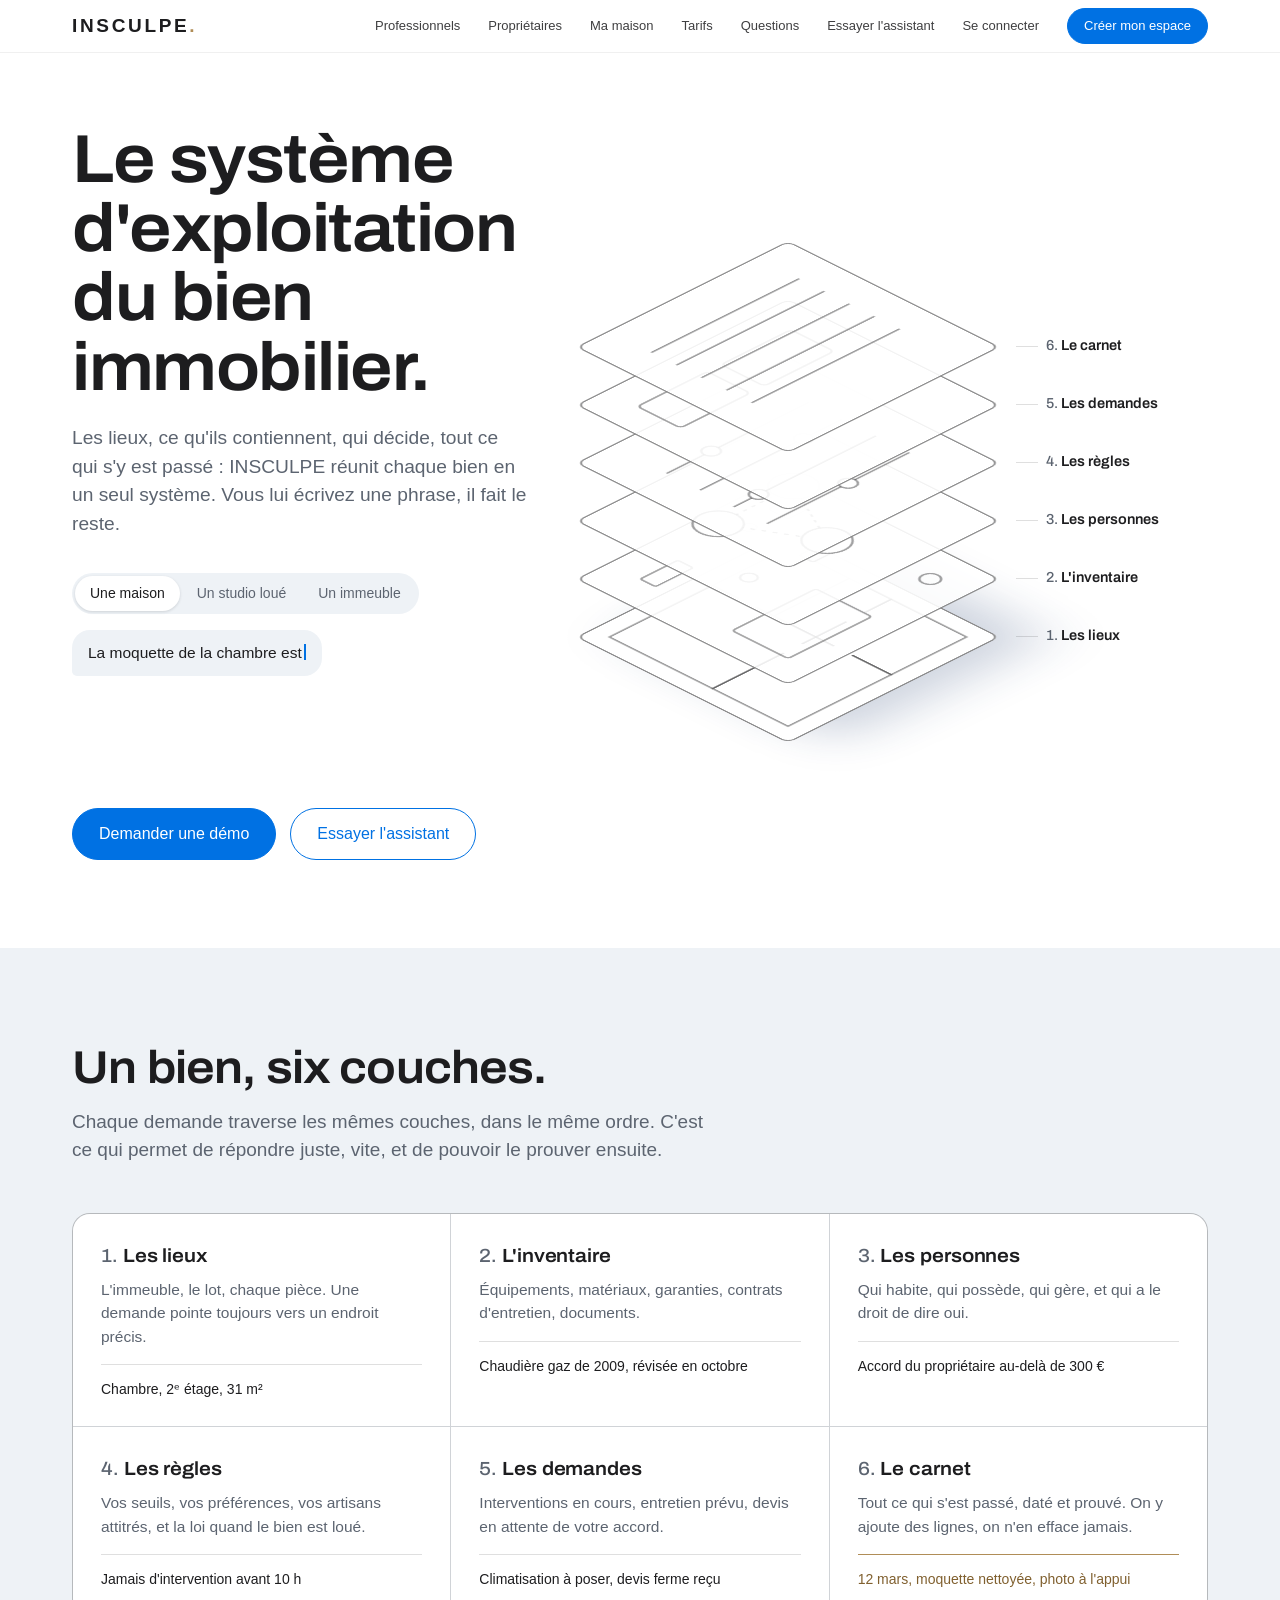
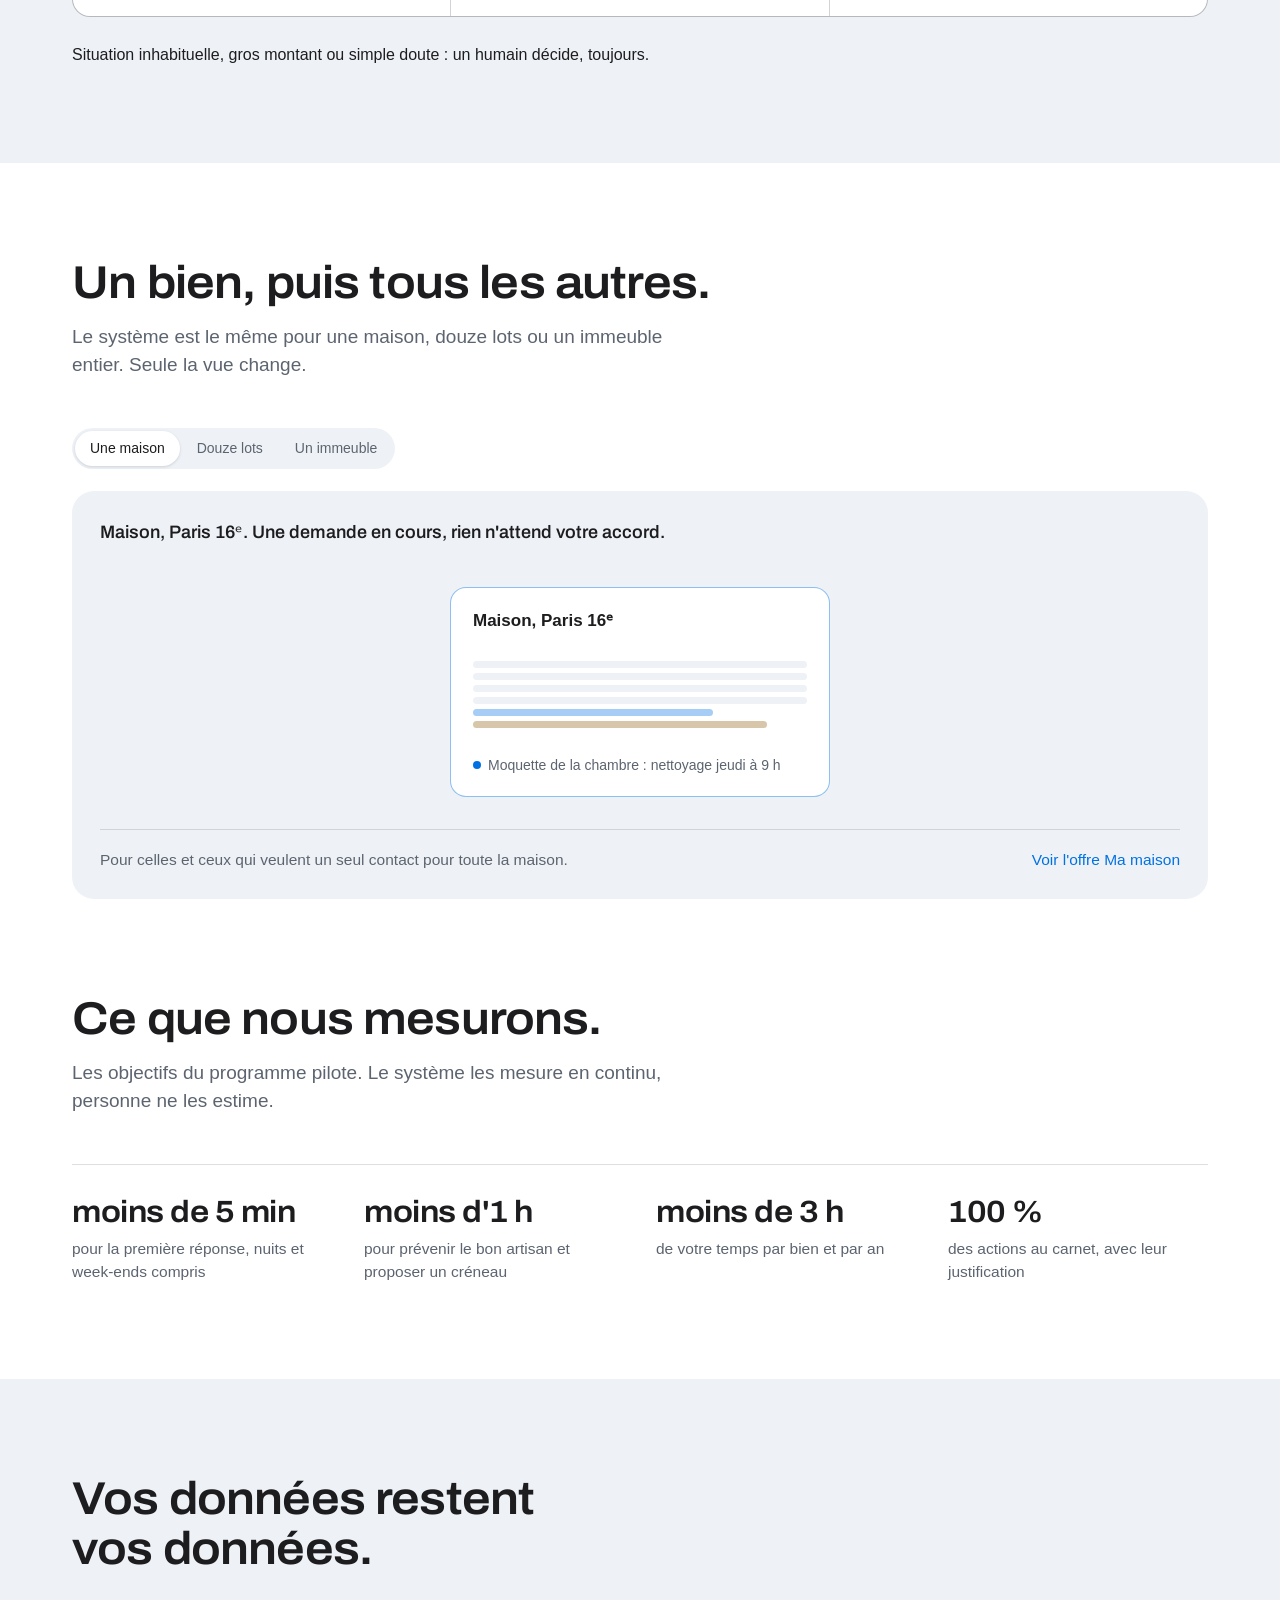
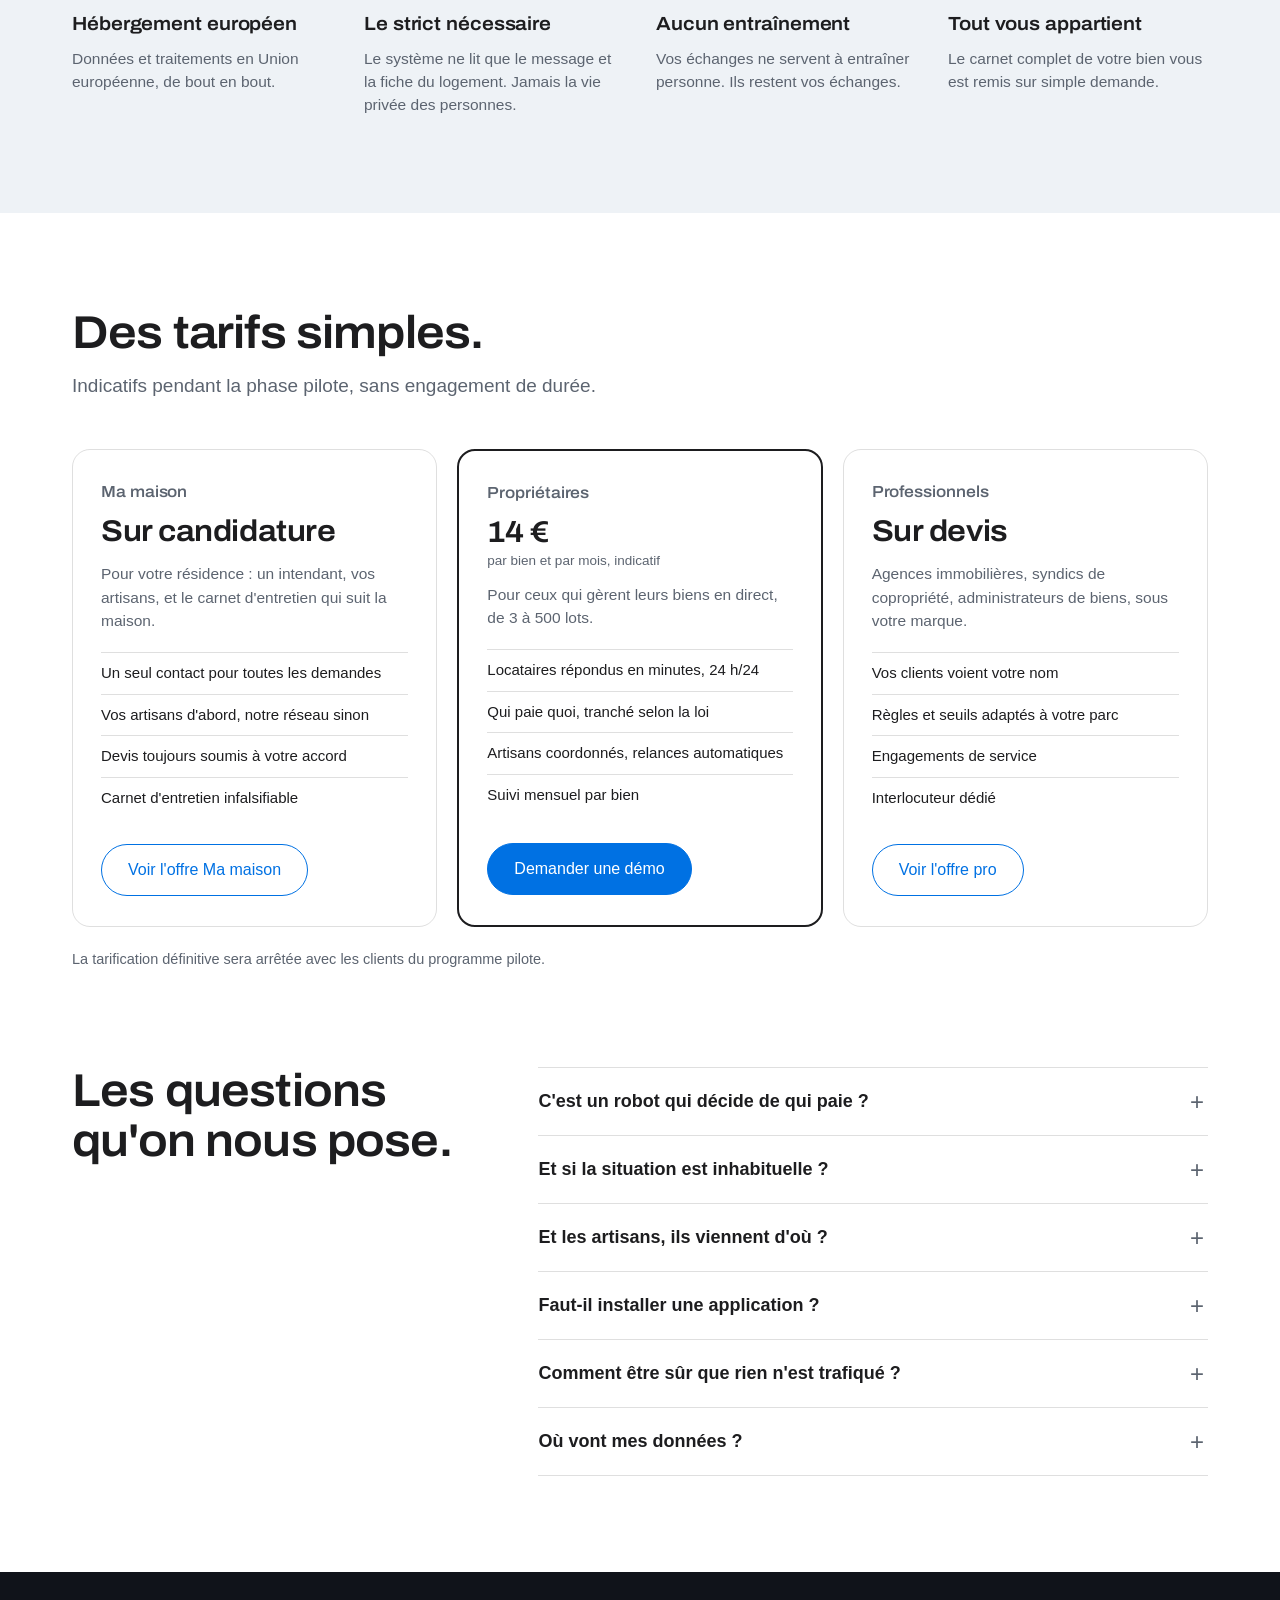
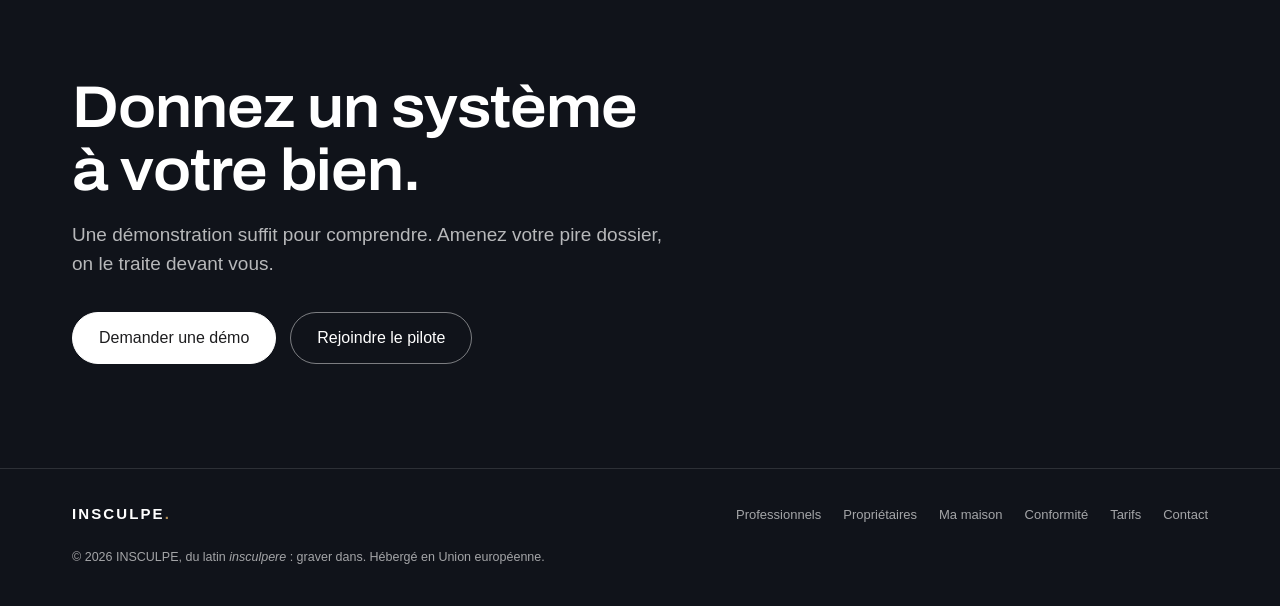
<file: index.html>
<!doctype html>
<html lang="fr">
<head>
<meta charset="utf-8">
<meta name="viewport" content="width=device-width, initial-scale=1">
<meta name="description" content="INSCULPE réunit chaque bien immobilier en un seul système : les lieux, l'inventaire, les personnes, les règles, les demandes et le carnet. Vous lui écrivez, il s'en occupe.">
<title>INSCULPE — Le système d'exploitation du bien immobilier</title>
<script>document.documentElement.classList.add('js')</script>
<link rel="preload" href="assets/fonts/archivo-var.woff2" as="font" type="font/woff2" crossorigin>
<link rel="stylesheet" href="assets/home.css">
</head>
<body>

<header class="top">
  <nav class="nav" aria-label="Navigation principale">
    <a class="wordmark" href="index.html">INSCULPE<b>.</b></a>
    <div class="nav-links">
      <a href="pros.html">Professionnels</a>
      <a href="proprietaires-bailleurs.html">Propriétaires</a>
      <a href="proprietaire-occupant.html">Ma maison</a>
      <a href="#tarifs">Tarifs</a>
      <a href="#faq">Questions</a>
      <a href="https://chat.insculpe.com">Essayer l'assistant</a>
      <a class="nav-keep" href="https://chat.insculpe.com/connexion">Se connecter</a>
      <a class="btn btn--small nav-keep" href="https://chat.insculpe.com/inscription">Créer mon espace</a>
    </div>
  </nav>
</header>

<main>

<!-- ═══ HERO : le bien, couche par couche ═══ -->
<section class="hero" id="top">
  <div class="wrap hero-grid">

    <div class="hero-text">
      <h1>Le système d'exploitation du bien immobilier.</h1>
      <p class="lead">Les lieux, ce qu'ils contiennent, qui décide, tout ce qui s'y est passé&nbsp;: INSCULPE réunit chaque bien en un seul système. Vous lui écrivez une phrase, il fait le reste.</p>

      <div class="demo" id="demo">
        <div class="demo-tabs" role="group" aria-label="Choisir un exemple">
          <button type="button" class="tab is-on" data-sc="maison" aria-pressed="true">Une maison</button>
          <button type="button" class="tab" data-sc="studio" aria-pressed="false">Un studio loué</button>
          <button type="button" class="tab" data-sc="immeuble" aria-pressed="false">Un immeuble</button>
        </div>
        <div class="demo-talk" aria-live="polite">
          <p class="msg msg--in"><span id="msgIn">La moquette de la chambre est à nettoyer.</span><i class="caret" aria-hidden="true"></i></p>
          <p class="msg msg--out" id="msgOut">Nettoyage de la moquette&nbsp;: 480&nbsp;€, prix ferme, jeudi à 9&nbsp;h. Je confirme&nbsp;?</p>
        </div>
      </div>

      <div class="hero-ctas">
        <a class="btn" href="#contact">Demander une démo</a>
        <a class="btn btn--ghost" href="https://chat.insculpe.com">Essayer l'assistant</a>
      </div>
    </div>

    <div class="stage" id="stage">
      <div class="stack" aria-hidden="true">

        <div class="plate" style="--i:0" data-layer="lieux">
          <svg viewBox="0 0 300 300">
            <rect class="room" data-room="sejour" x="22" y="22" width="148" height="148"/>
            <rect class="room" data-room="cuisine" x="170" y="22" width="108" height="88"/>
            <rect class="room" data-room="sdb" x="170" y="110" width="108" height="60"/>
            <rect class="room" data-room="chambre" x="22" y="170" width="148" height="108"/>
            <rect class="room" data-room="entree" x="170" y="170" width="108" height="108"/>
            <path class="door" d="M150 170h-26M170 196v26M214 170h26M170 60v24"/>
          </svg>
        </div>

        <div class="plate" style="--i:1" data-layer="inventaire">
          <svg viewBox="0 0 300 300">
            <rect class="eq eq--area" data-eq="moquette" x="36" y="184" width="120" height="80" rx="4"/>
            <rect class="eq" data-eq="chaudiere" x="236" y="36" width="28" height="28" rx="3"/>
            <circle class="eq" data-eq="interphone" cx="252" cy="252" r="11"/>
            <rect class="eq" x="44" y="44" width="54" height="22" rx="3"/>
            <circle class="eq" cx="124" cy="120" r="9"/>
            <rect class="eq" x="192" y="124" width="36" height="20" rx="3"/>
            <circle class="eq" cx="196" cy="48" r="8"/>
          </svg>
        </div>

        <div class="plate" style="--i:2" data-layer="personnes">
          <svg viewBox="0 0 300 300">
            <path class="link" d="M96 104 L204 104 L150 206 Z"/>
            <circle class="who" data-who="proprio" cx="96" cy="104" r="26"/>
            <circle class="who" data-who="occupant" cx="204" cy="104" r="26"/>
            <circle class="who" data-who="pro" cx="150" cy="206" r="26"/>
          </svg>
        </div>

        <div class="plate" style="--i:3" data-layer="regles">
          <svg viewBox="0 0 300 300">
            <path class="rail" d="M48 78h204M48 126h204M48 174h204M48 222h204"/>
            <circle class="knob" cx="112" cy="78" r="10"/>
            <circle class="knob" cx="196" cy="126" r="10"/>
            <circle class="knob" cx="84" cy="174" r="10"/>
            <circle class="knob" cx="164" cy="222" r="10"/>
          </svg>
        </div>

        <div class="plate" style="--i:4" data-layer="demandes">
          <svg viewBox="0 0 300 300">
            <rect class="ticket" x="40" y="44" width="100" height="62" rx="6"/>
            <rect class="ticket" x="160" y="44" width="100" height="62" rx="6"/>
            <rect class="ticket ticket--new" x="40" y="126" width="220" height="130" rx="8"/>
            <path class="ticket-lines" d="M62 162h120M62 190h170M62 218h90"/>
          </svg>
        </div>

        <div class="plate" style="--i:5" data-layer="carnet">
          <svg viewBox="0 0 300 300">
            <path class="rows" d="M44 60h212M44 96h212M44 132h212M44 168h212M44 204h212"/>
            <path class="engrave" pathLength="1" d="M44 240h212"/>
          </svg>
        </div>

      </div>

      <ol class="labels" id="labels">
        <li style="--i:0" data-layer="lieux"><b>Les lieux</b><span></span></li>
        <li style="--i:1" data-layer="inventaire"><b>L'inventaire</b><span></span></li>
        <li style="--i:2" data-layer="personnes"><b>Les personnes</b><span></span></li>
        <li style="--i:3" data-layer="regles"><b>Les règles</b><span></span></li>
        <li style="--i:4" data-layer="demandes"><b>Les demandes</b><span></span></li>
        <li style="--i:5" data-layer="carnet"><b>Le carnet</b><span></span></li>
      </ol>

      <p class="readout" id="readout" aria-hidden="true"><b></b><span></span></p>
    </div>

  </div>
</section>

<!-- ═══ LES SIX COUCHES ═══ -->
<section class="couches" id="couches">
  <div class="wrap">
    <div class="sect-head">
      <h2>Un bien, six couches.</h2>
      <p>Chaque demande traverse les mêmes couches, dans le même ordre. C'est ce qui permet de répondre juste, vite, et de pouvoir le prouver ensuite.</p>
    </div>
    <ol class="couche-list">
      <li>
        <h3>Les lieux</h3>
        <p>L'immeuble, le lot, chaque pièce. Une demande pointe toujours vers un endroit précis.</p>
        <p class="ex">Chambre, 2ᵉ étage, 31 m²</p>
      </li>
      <li>
        <h3>L'inventaire</h3>
        <p>Équipements, matériaux, garanties, contrats d'entretien, documents.</p>
        <p class="ex">Chaudière gaz de 2009, révisée en octobre</p>
      </li>
      <li>
        <h3>Les personnes</h3>
        <p>Qui habite, qui possède, qui gère, et qui a le droit de dire oui.</p>
        <p class="ex">Accord du propriétaire au-delà de 300 €</p>
      </li>
      <li>
        <h3>Les règles</h3>
        <p>Vos seuils, vos préférences, vos artisans attitrés, et la loi quand le bien est loué.</p>
        <p class="ex">Jamais d'intervention avant 10 h</p>
      </li>
      <li>
        <h3>Les demandes</h3>
        <p>Interventions en cours, entretien prévu, devis en attente de votre accord.</p>
        <p class="ex">Climatisation à poser, devis ferme reçu</p>
      </li>
      <li>
        <h3>Le carnet</h3>
        <p>Tout ce qui s'est passé, daté et prouvé. On y ajoute des lignes, on n'en efface jamais.</p>
        <p class="ex">12 mars, moquette nettoyée, photo à l'appui</p>
      </li>
    </ol>
    <p class="couche-note">Situation inhabituelle, gros montant ou simple doute&nbsp;: un humain décide, toujours.</p>
  </div>
</section>

<!-- ═══ DU BIEN AU PARC ═══ -->
<section class="parc" id="parc">
  <div class="wrap">
    <div class="sect-head">
      <h2>Un bien, puis tous les autres.</h2>
      <p>Le système est le même pour une maison, douze lots ou un immeuble entier. Seule la vue change.</p>
    </div>

    <div class="parc-switch" role="group" aria-label="Changer de vue">
      <button type="button" class="seg is-on" data-vue="un" aria-pressed="true">Une maison</button>
      <button type="button" class="seg" data-vue="douze" aria-pressed="false">Douze lots</button>
      <button type="button" class="seg" data-vue="immeuble" aria-pressed="false">Un immeuble</button>
    </div>

    <div class="parc-board">
      <p class="parc-resume" id="parcResume" aria-live="polite">Maison, Paris 16ᵉ. Une demande en cours, rien n'attend votre accord.</p>
      <div class="parc-stage" id="parcStage" data-vue="un">
        <div class="batiment" aria-hidden="true"></div>
      </div>
      <p class="parc-pour">
        <span id="parcPour">Pour celles et ceux qui veulent un seul contact pour toute la maison.</span>
        <a id="parcLien" href="proprietaire-occupant.html">Voir l'offre Ma maison</a>
      </p>
    </div>
  </div>
</section>

<!-- ═══ ENGAGEMENTS ═══ -->
<section class="mesures">
  <div class="wrap">
    <div class="sect-head">
      <h2>Ce que nous mesurons.</h2>
      <p>Les objectifs du programme pilote. Le système les mesure en continu, personne ne les estime.</p>
    </div>
    <dl class="mesure-grid">
      <div><dt>moins de 5 min</dt><dd>pour la première réponse, nuits et week-ends compris</dd></div>
      <div><dt>moins d'1 h</dt><dd>pour prévenir le bon artisan et proposer un créneau</dd></div>
      <div><dt>moins de 3 h</dt><dd>de votre temps par bien et par an</dd></div>
      <div><dt>100 %</dt><dd>des actions au carnet, avec leur justification</dd></div>
    </dl>
  </div>
</section>

<!-- ═══ CONFORMITÉ ═══ -->
<section class="conf" id="conformite">
  <div class="wrap">
    <div class="sect-head">
      <h2>Vos données restent vos données.</h2>
    </div>
    <ul class="conf-list">
      <li><h3>Hébergement européen</h3><p>Données et traitements en Union européenne, de bout en bout.</p></li>
      <li><h3>Le strict nécessaire</h3><p>Le système ne lit que le message et la fiche du logement. Jamais la vie privée des personnes.</p></li>
      <li><h3>Aucun entraînement</h3><p>Vos échanges ne servent à entraîner personne. Ils restent vos échanges.</p></li>
      <li><h3>Tout vous appartient</h3><p>Le carnet complet de votre bien vous est remis sur simple demande.</p></li>
    </ul>
  </div>
</section>

<!-- ═══ TARIFS ═══ -->
<section class="tarifs" id="tarifs">
  <div class="wrap">
    <div class="sect-head">
      <h2>Des tarifs simples.</h2>
      <p>Indicatifs pendant la phase pilote, sans engagement de durée.</p>
    </div>
    <div class="plans">
      <div class="plan">
        <h3>Ma maison</h3>
        <p class="prix">Sur candidature</p>
        <p class="plan-desc">Pour votre résidence&nbsp;: un intendant, vos artisans, et le carnet d'entretien qui suit la maison.</p>
        <ul>
          <li>Un seul contact pour toutes les demandes</li>
          <li>Vos artisans d'abord, notre réseau sinon</li>
          <li>Devis toujours soumis à votre accord</li>
          <li>Carnet d'entretien infalsifiable</li>
        </ul>
        <a class="btn btn--ghost" href="proprietaire-occupant.html">Voir l'offre Ma maison</a>
      </div>
      <div class="plan plan--star">
        <h3>Propriétaires</h3>
        <p class="prix">14 € <small>par bien et par mois, indicatif</small></p>
        <p class="plan-desc">Pour ceux qui gèrent leurs biens en direct, de 3 à 500 lots.</p>
        <ul>
          <li>Locataires répondus en minutes, 24 h/24</li>
          <li>Qui paie quoi, tranché selon la loi</li>
          <li>Artisans coordonnés, relances automatiques</li>
          <li>Suivi mensuel par bien</li>
        </ul>
        <a class="btn" href="#contact">Demander une démo</a>
      </div>
      <div class="plan">
        <h3>Professionnels</h3>
        <p class="prix">Sur devis</p>
        <p class="plan-desc">Agences immobilières, syndics de copropriété, administrateurs de biens, sous votre marque.</p>
        <ul>
          <li>Vos clients voient votre nom</li>
          <li>Règles et seuils adaptés à votre parc</li>
          <li>Engagements de service</li>
          <li>Interlocuteur dédié</li>
        </ul>
        <a class="btn btn--ghost" href="pros.html">Voir l'offre pro</a>
      </div>
    </div>
    <p class="tarifs-note">La tarification définitive sera arrêtée avec les clients du programme pilote.</p>
  </div>
</section>

<!-- ═══ FAQ ═══ -->
<section class="faq" id="faq">
  <div class="wrap faq-wrap">
    <div class="sect-head">
      <h2>Les questions qu'on nous pose.</h2>
    </div>
    <div class="faq-list">
      <details>
        <summary>C'est un robot qui décide de qui paie ?</summary>
        <p>Non. La technologie sert à lire et comprendre les messages, c'est tout. La décision sort de règles écrites noir sur blanc, tirées de la loi&nbsp;: qui paie, qui répare, qui prévient. Les mêmes règles pour tout le monde, et chaque décision cite le texte sur lequel elle s'appuie.</p>
      </details>
      <details>
        <summary>Et si la situation est inhabituelle ?</summary>
        <p>Un humain prend la main. Situation jamais vue, gros montant, départ d'un locataire ou simple doute&nbsp;: le dossier remonte à une personne, avec tout l'historique du bien sous les yeux. Sa décision est gravée au carnet comme le reste.</p>
      </details>
      <details>
        <summary>Et les artisans, ils viennent d'où ?</summary>
        <p>De chez vous, d'abord&nbsp;: vos artisans de confiance sont contactés en premier. À défaut, le réseau du programme pilote prend le relais. Rien n'est engagé au-dessus de vos seuils sans votre accord, l'artisan est relancé automatiquement s'il tarde, et la clôture exige une photo.</p>
      </details>
      <details>
        <summary>Faut-il installer une application ?</summary>
        <p>Rien n'est imposé. Tout peut se faire par WhatsApp, SMS ou email, le numéro suffit. L'espace en ligne est là en plus, pour suivre une intervention ou retrouver l'historique. Les deux chemins alimentent le même carnet.</p>
      </details>
      <details>
        <summary>Comment être sûr que rien n'est trafiqué ?</summary>
        <p>Le carnet de votre bien fonctionne comme un registre notarial&nbsp;: on ne peut qu'y ajouter des lignes, jamais en modifier ni en effacer. Chaque ligne est verrouillée avec toutes celles qui la précèdent, et toucher à une seule rendrait la falsification immédiatement visible. Vous n'avez pas à nous croire sur parole&nbsp;: ça se vérifie.</p>
      </details>
      <details>
        <summary>Où vont mes données ?</summary>
        <p>En Europe, de bout en bout. Le système ne lit que le strict nécessaire, et rien ne sert à entraîner quoi que ce soit. Le carnet complet de votre bien vous est remis sur simple demande.</p>
      </details>
    </div>
  </div>
</section>

<!-- ═══ CONTACT ═══ -->
<section class="final" id="contact">
  <div class="wrap">
    <h2>Donnez un système à votre bien.</h2>
    <p>Une démonstration suffit pour comprendre. Amenez votre pire dossier, on le traite devant vous.</p>
    <div class="final-ctas">
      <a class="btn btn--blanc" href="mailto:contact@insculpe.com?subject=Demande%20de%20d%C3%A9mo%20INSCULPE">Demander une démo</a>
      <a class="btn btn--trait" href="mailto:contact@insculpe.com?subject=Candidature%20programme%20pilote">Rejoindre le pilote</a>
    </div>
  </div>
</section>

</main>

<footer class="foot">
  <div class="wrap">
    <div class="foot-grid">
      <a class="wordmark" href="index.html">INSCULPE<b>.</b></a>
      <div class="foot-links">
        <a href="pros.html">Professionnels</a>
        <a href="proprietaires-bailleurs.html">Propriétaires</a>
        <a href="proprietaire-occupant.html">Ma maison</a>
        <a href="#conformite">Conformité</a>
        <a href="#tarifs">Tarifs</a>
        <a href="mailto:contact@insculpe.com">Contact</a>
      </div>
    </div>
    <p class="foot-legal">© <span id="year">2026</span> INSCULPE, du latin <em>insculpere</em>&nbsp;: graver dans. Hébergé en Union européenne.</p>
  </div>
</footer>

<script src="assets/home.js"></script>
</body>
</html>
</file>
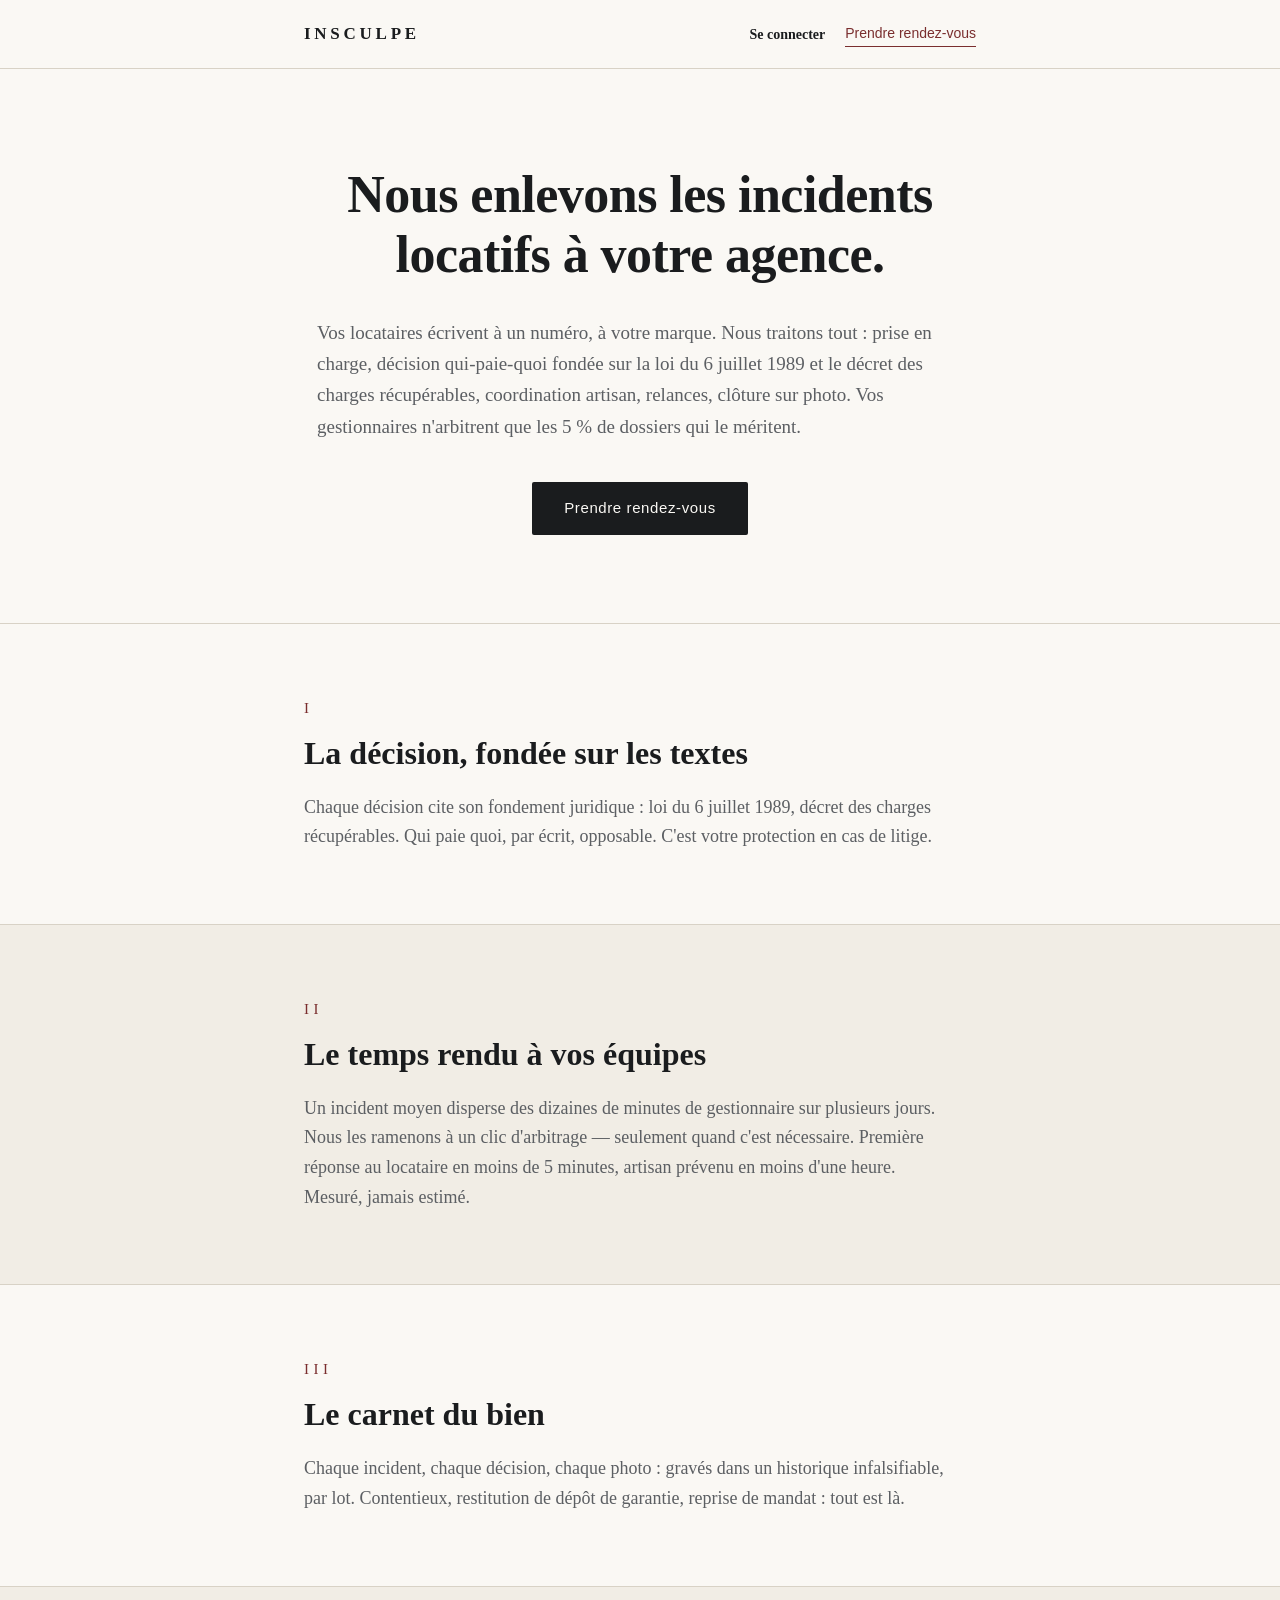
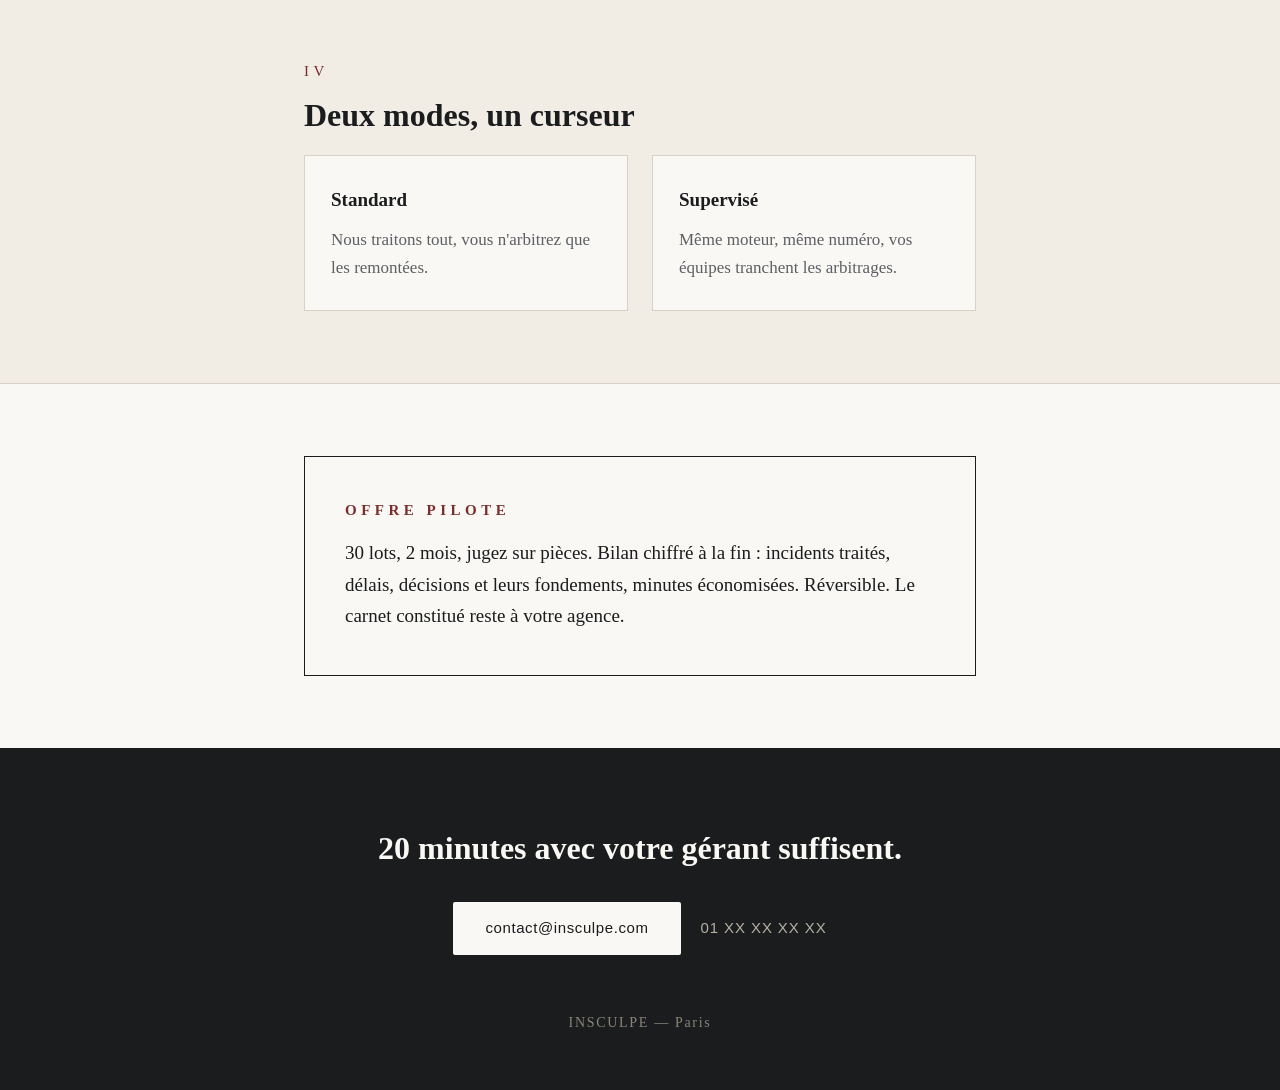
<file: agences.html>
<!doctype html>
<html lang="fr">
<head>
  <meta charset="utf-8">
  <meta name="viewport" content="width=device-width, initial-scale=1">
  <title>INSCULPE — Nous enlevons les incidents locatifs à votre agence</title>
  <meta name="description" content="Vos locataires écrivent à un numéro, à votre marque. Nous traitons tout : prise en charge, décision fondée sur la loi, coordination artisan, clôture sur photo.">
  <meta name="robots" content="noindex">
  <link rel="stylesheet" href="assets/agences.css">
</head>
<body>

  <header class="topbar">
    <div class="wrap topbar-inner">
      <span class="wordmark">INSCULPE</span>
      <span style="display:flex;align-items:center;gap:20px">
        <a href="https://chat.insculpe.com/connexion" style="color:inherit;text-decoration:none;font-weight:600;font-size:14px">Se connecter</a>
        <a class="topbar-cta" href="mailto:contact@insculpe.com">Prendre rendez-vous</a>
      </span>
    </div>
  </header>

  <main>

    <section class="hero">
      <div class="wrap">
        <h1>Nous enlevons les incidents locatifs à&nbsp;votre&nbsp;agence.</h1>
        <p class="hero-sub">Vos locataires écrivent à un numéro, à votre marque. Nous traitons tout&nbsp;: prise en charge, décision qui-paie-quoi fondée sur la loi du 6&nbsp;juillet&nbsp;1989 et le décret des charges récupérables, coordination artisan, relances, clôture sur photo. Vos gestionnaires n'arbitrent que les 5&nbsp;% de dossiers qui le méritent.</p>
        <p class="hero-actions">
          <a class="btn" href="mailto:contact@insculpe.com">Prendre rendez-vous</a>
        </p>
      </div>
    </section>

    <section class="block">
      <div class="wrap">
        <p class="kicker">I</p>
        <h2>La décision, fondée sur les textes</h2>
        <p>Chaque décision cite son fondement juridique&nbsp;: loi du 6&nbsp;juillet&nbsp;1989, décret des charges récupérables. Qui paie quoi, par écrit, opposable. C'est votre protection en cas de litige.</p>
      </div>
    </section>

    <section class="block block-alt">
      <div class="wrap">
        <p class="kicker">II</p>
        <h2>Le temps rendu à vos équipes</h2>
        <p>Un incident moyen disperse des dizaines de minutes de gestionnaire sur plusieurs jours. Nous les ramenons à un clic d'arbitrage — seulement quand c'est nécessaire. Première réponse au locataire en moins de 5&nbsp;minutes, artisan prévenu en moins d'une heure. Mesuré, jamais estimé.</p>
      </div>
    </section>

    <section class="block">
      <div class="wrap">
        <p class="kicker">III</p>
        <h2>Le carnet du bien</h2>
        <p>Chaque incident, chaque décision, chaque photo&nbsp;: gravés dans un historique infalsifiable, par lot. Contentieux, restitution de dépôt de garantie, reprise de mandat&nbsp;: tout est là.</p>
      </div>
    </section>

    <section class="block block-alt">
      <div class="wrap">
        <p class="kicker">IV</p>
        <h2>Deux modes, un curseur</h2>
        <div class="modes">
          <div class="mode">
            <h3>Standard</h3>
            <p>Nous traitons tout, vous n'arbitrez que les remontées.</p>
          </div>
          <div class="mode">
            <h3>Supervisé</h3>
            <p>Même moteur, même numéro, vos équipes tranchent les arbitrages.</p>
          </div>
        </div>
      </div>
    </section>

    <section class="block">
      <div class="wrap">
        <div class="pilote">
          <h2>Offre pilote</h2>
          <p>30&nbsp;lots, 2&nbsp;mois, jugez sur pièces. Bilan chiffré à la fin&nbsp;: incidents traités, délais, décisions et leurs fondements, minutes économisées. Réversible. Le carnet constitué reste à votre agence.</p>
        </div>
      </div>
    </section>

  </main>

  <footer class="footer">
    <div class="wrap">
      <p class="footer-lead">20&nbsp;minutes avec votre gérant suffisent.</p>
      <p class="footer-contact">
        <a class="btn btn-light" href="mailto:contact@insculpe.com">contact@insculpe.com</a>
        <span class="footer-tel">01&nbsp;XX&nbsp;XX&nbsp;XX&nbsp;XX</span>
      </p>
      <p class="footer-fine">INSCULPE — Paris</p>
    </div>
  </footer>

</body>
</html>
</file>
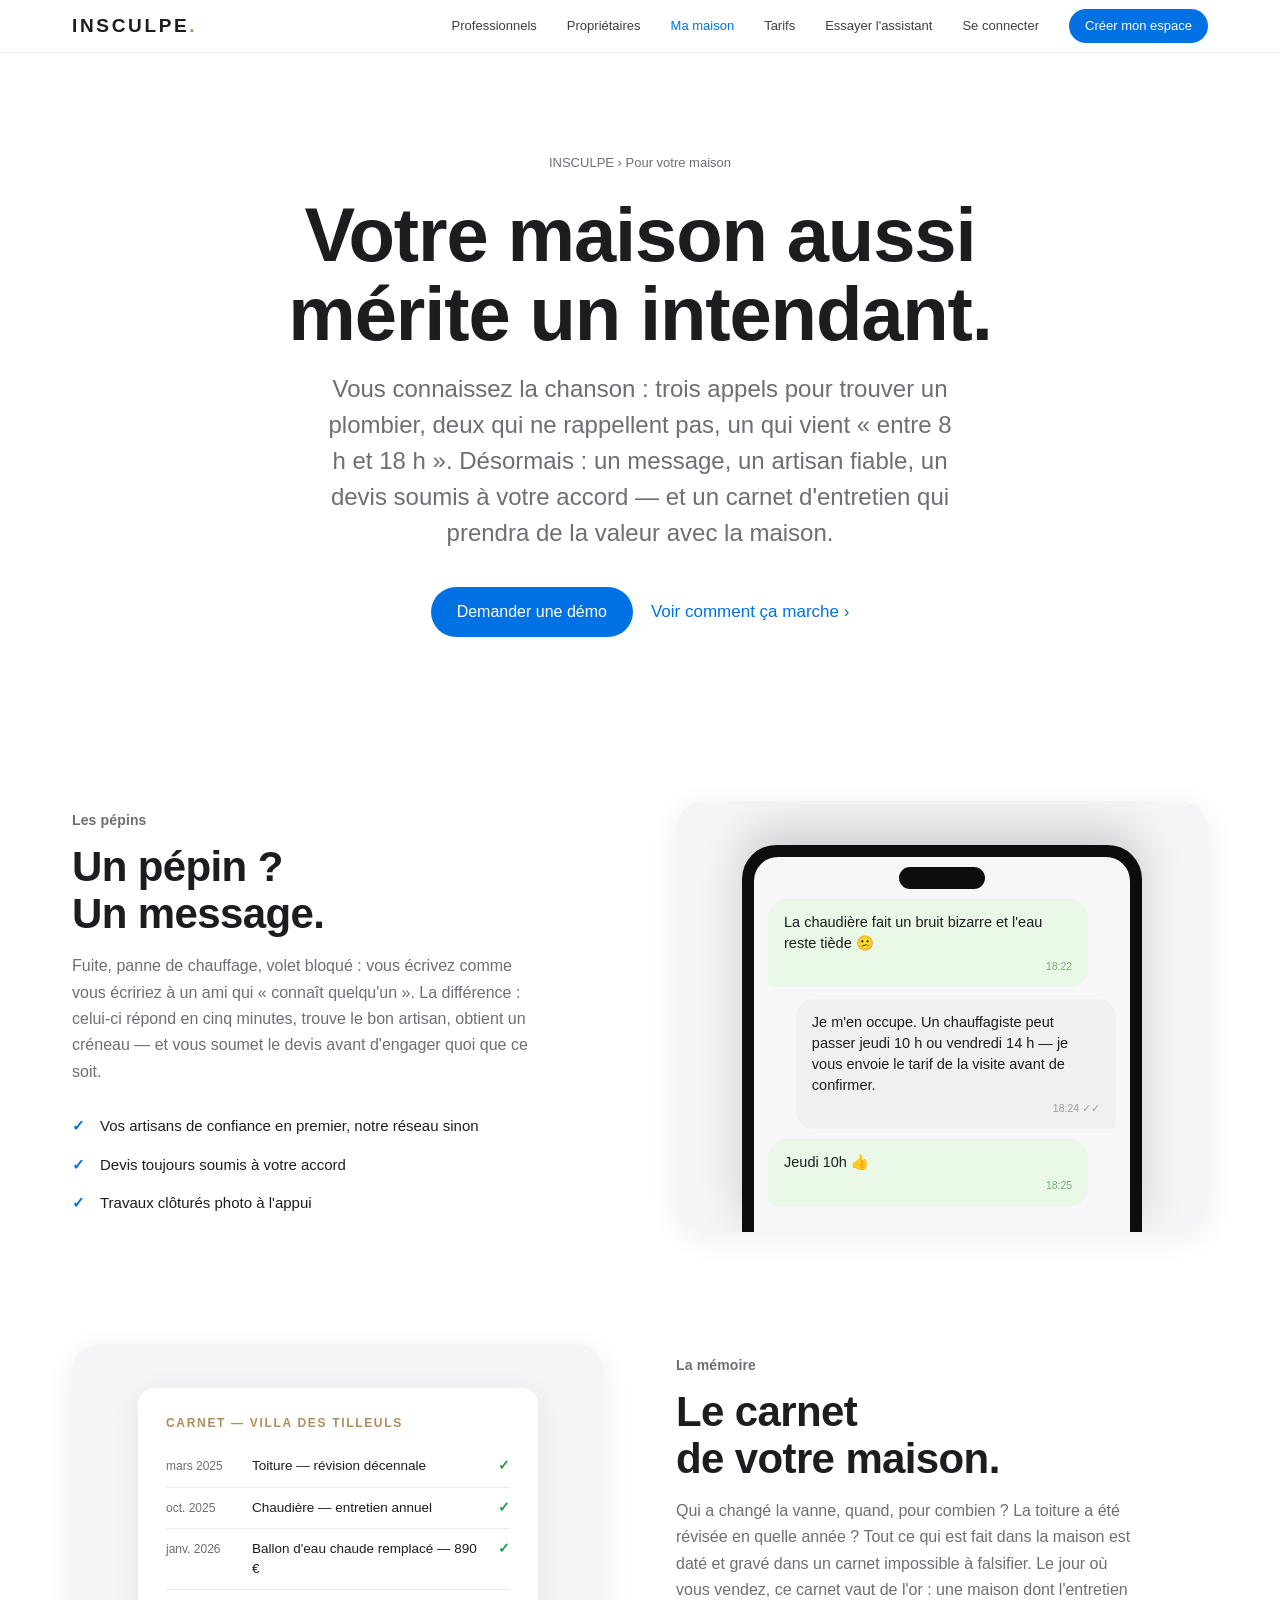
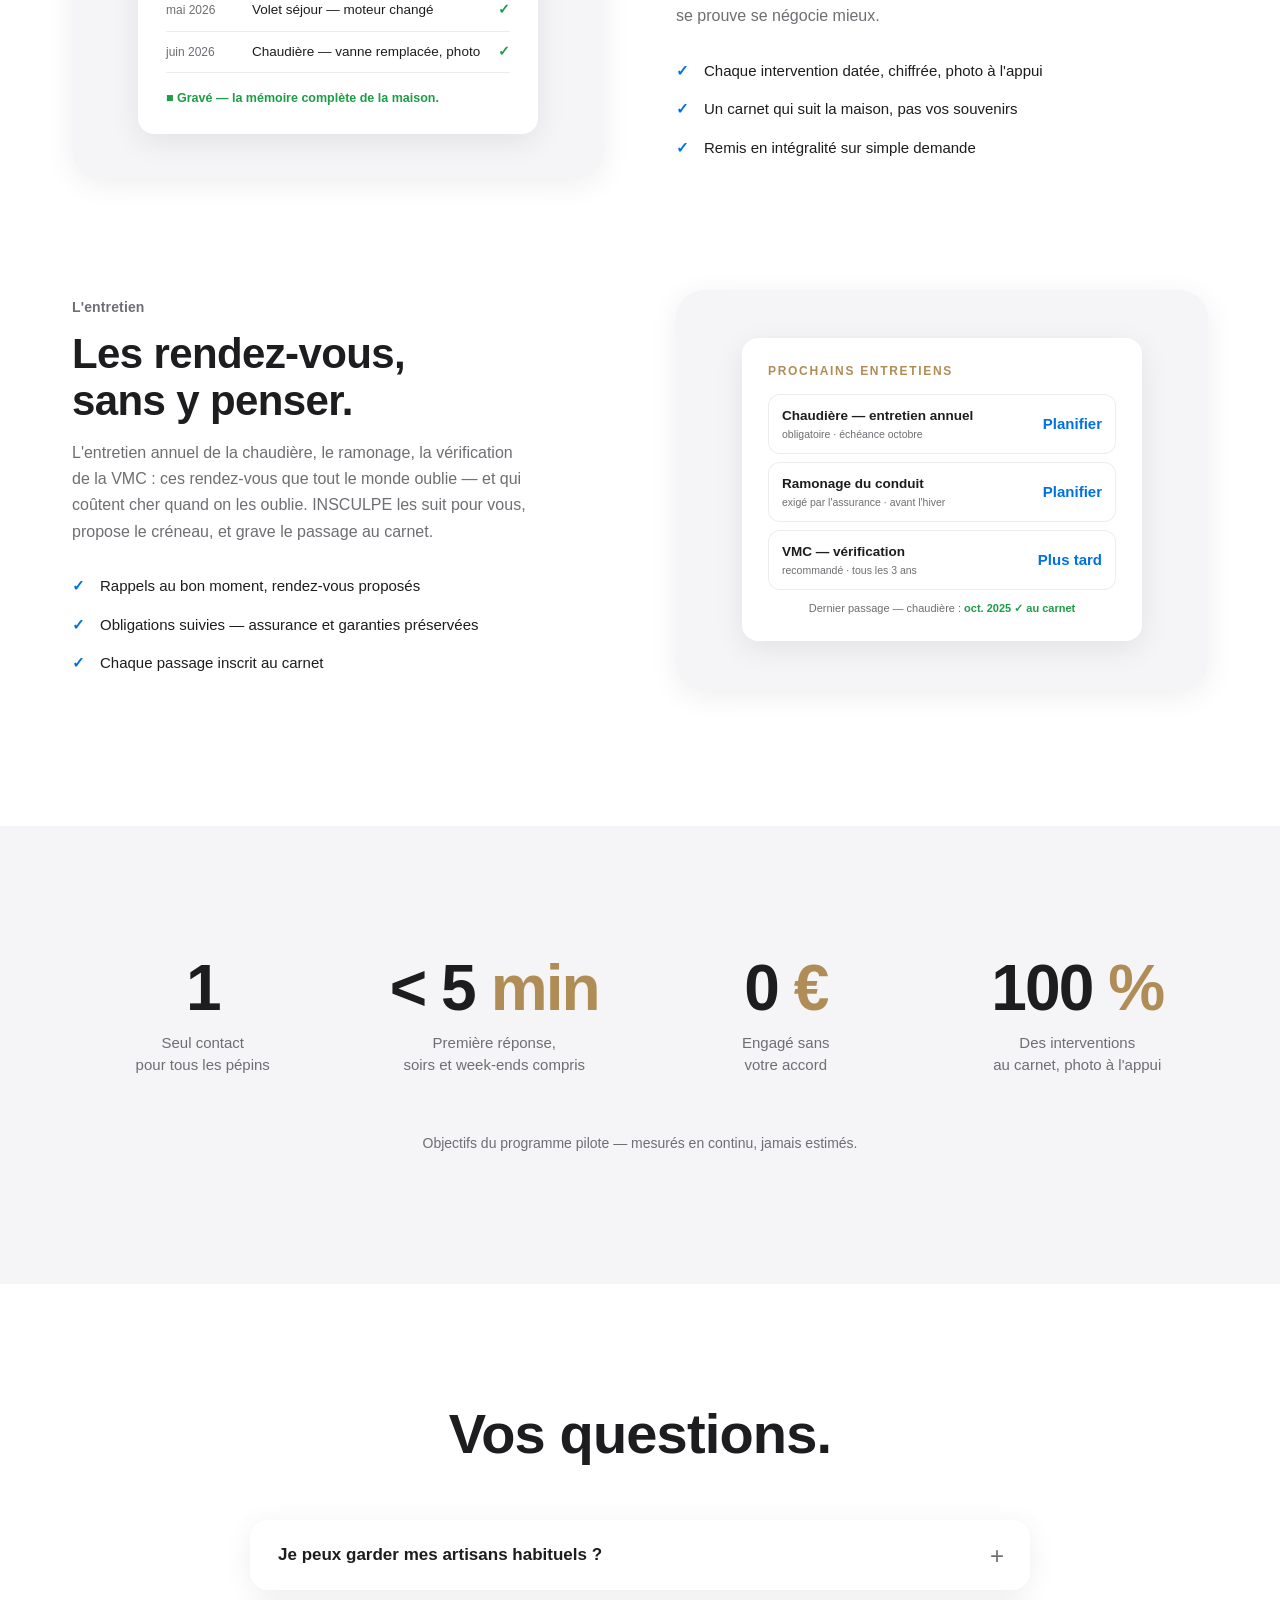
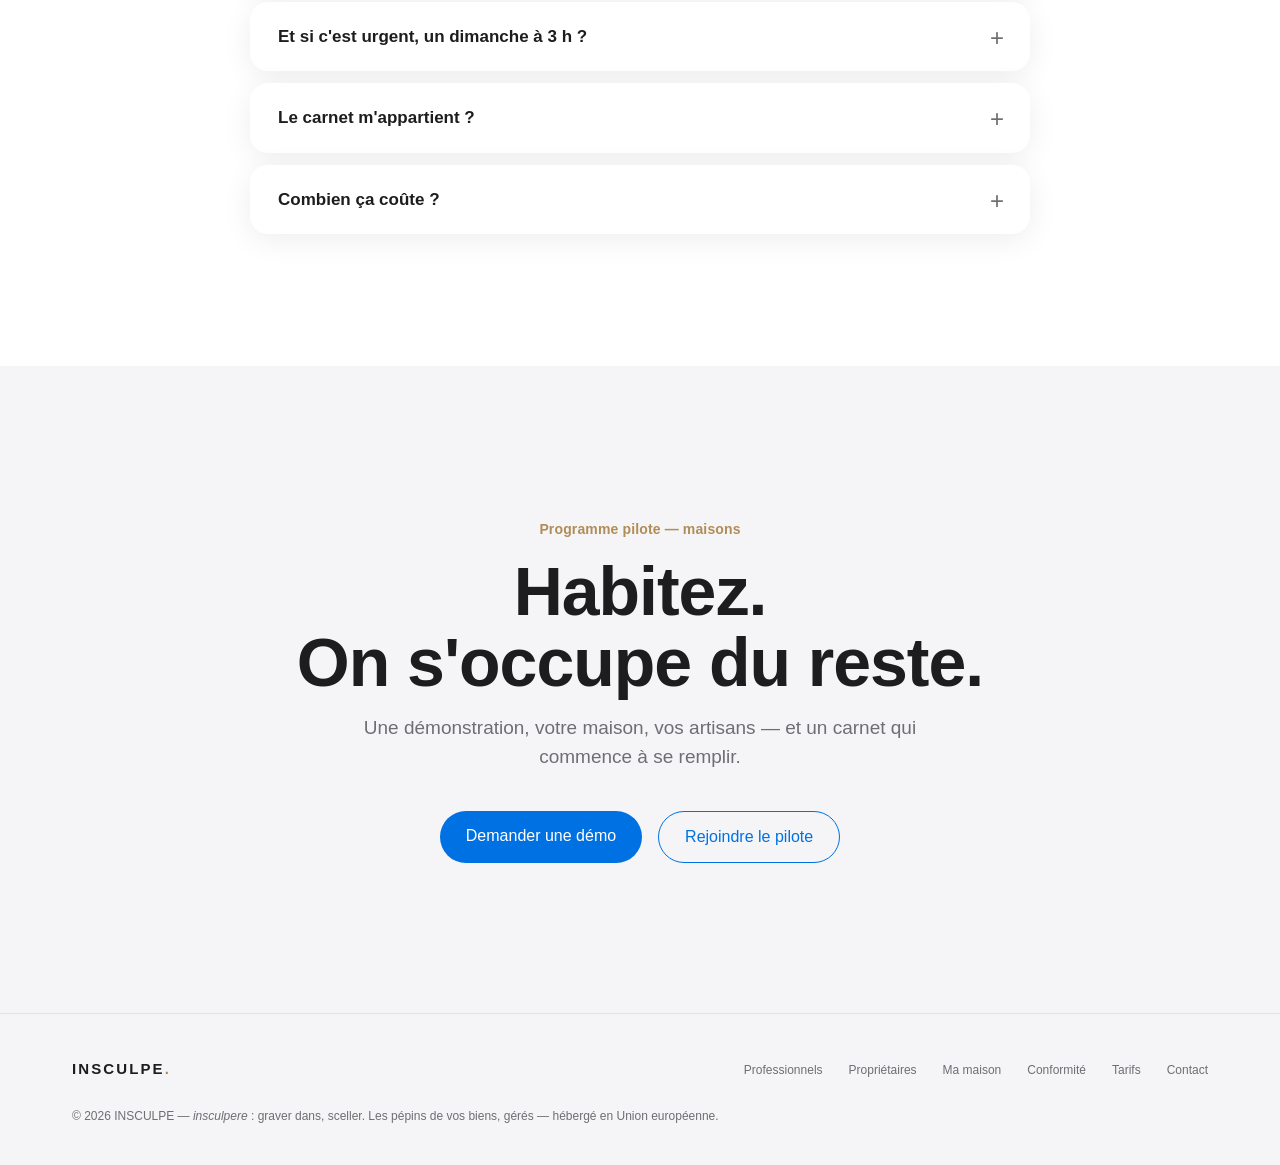
<file: proprietaire-occupant.html>
<!doctype html>
<html lang="fr">
<head>
<meta charset="utf-8">
<meta name="viewport" content="width=device-width, initial-scale=1">
<meta name="description" content="INSCULPE pour votre maison — un seul contact pour tous les pépins, des artisans fiables, et un carnet d'entretien qui suit la maison.">
<title>INSCULPE pour votre maison — Un intendant, un carnet</title>
<link rel="stylesheet" href="assets/insculpe.css">
</head>
<body>

<header>
  <nav class="nav">
    <a class="wordmark" href="index.html">INSCULPE<b>.</b></a>
    <div class="nav-links">
      <a href="pros.html">Professionnels</a>
      <a href="proprietaires-bailleurs.html">Propriétaires</a>
      <a href="proprietaire-occupant.html" style="opacity:1;color:var(--bleu)">Ma maison</a>
      <a href="index.html#tarifs">Tarifs</a>
      <a href="https://chat.insculpe.com">Essayer l'assistant</a>
      <a href="https://chat.insculpe.com/connexion">Se connecter</a>
      <a class="btn" href="https://chat.insculpe.com/inscription">Créer mon espace</a>
    </div>
  </nav>
</header>

<!-- ═══ HERO ═══ -->
<section class="page-hero">
  <div class="wrap">
    <a class="crumb reveal" href="index.html">INSCULPE › Pour votre maison</a>
    <h1 class="reveal">Votre maison aussi<br>mérite un intendant.</h1>
    <p class="sect-sub reveal" style="margin-inline:auto">Vous connaissez la chanson&nbsp;: trois appels pour trouver un plombier, deux qui ne rappellent pas, un qui vient « entre 8 h et 18 h ». Désormais&nbsp;: un message, un artisan fiable, un devis soumis à votre accord — et un carnet d'entretien qui prendra de la valeur avec la maison.</p>
    <div class="hero-ctas reveal">
      <a class="btn" href="#contact">Demander une démo</a>
      <a class="tlink" href="#pepins">Voir comment ça marche</a>
    </div>
  </div>
</section>

<!-- ═══ SPLITS ═══ -->
<section class="splits" id="pepins">
  <div class="wrap">

    <div class="split">
      <div class="txt">
        <span class="eyebrow reveal">Les pépins</span>
        <h2 class="reveal">Un pépin ?<br>Un message.</h2>
        <p class="reveal">Fuite, panne de chauffage, volet bloqué&nbsp;: vous écrivez comme vous écririez à un ami qui « connaît quelqu'un ». La différence&nbsp;: celui-ci répond en cinq minutes, trouve le bon artisan, obtient un créneau — et vous soumet le devis avant d'engager quoi que ce soit.</p>
        <ul class="ticks reveal">
          <li>Vos artisans de confiance en premier, notre réseau sinon</li>
          <li>Devis toujours soumis à votre accord</li>
          <li>Travaux clôturés photo à l'appui</li>
        </ul>
      </div>
      <div class="viz viz--bas">
        <div class="phone reveal">
          <div class="phone-screen">
            <div class="phone-notch"></div>
            <div class="bubble">La chaudière fait un bruit bizarre et l'eau reste tiède 😕<time>18:22</time></div>
            <div class="bubble bubble--out">Je m'en occupe. Un chauffagiste peut passer jeudi 10 h ou vendredi 14 h — je vous envoie le tarif de la visite avant de confirmer.<time>18:24 ✓✓</time></div>
            <div class="bubble" style="margin-top:10px">Jeudi 10h 👍<time>18:25</time></div>
          </div>
        </div>
      </div>
    </div>

    <div class="split rev">
      <div class="txt">
        <span class="eyebrow reveal">La mémoire</span>
        <h2 class="reveal">Le carnet<br>de votre maison.</h2>
        <p class="reveal">Qui a changé la vanne, quand, pour combien&nbsp;? La toiture a été révisée en quelle année&nbsp;? Tout ce qui est fait dans la maison est daté et gravé dans un carnet impossible à falsifier. Le jour où vous vendez, ce carnet vaut de l'or&nbsp;: une maison dont l'entretien se prouve se négocie mieux.</p>
        <ul class="ticks reveal">
          <li>Chaque intervention datée, chiffrée, photo à l'appui</li>
          <li>Un carnet qui suit la maison, pas vos souvenirs</li>
          <li>Remis en intégralité sur simple demande</li>
        </ul>
      </div>
      <div class="viz">
        <div class="carnet reveal">
          <div class="c-title">CARNET — VILLA DES TILLEULS</div>
          <div class="timeline">
            <div class="tl-row"><time>mars 2025</time><span>Toiture — révision décennale</span><i>✓</i></div>
            <div class="tl-row"><time>oct. 2025</time><span>Chaudière — entretien annuel</span><i>✓</i></div>
            <div class="tl-row"><time>janv. 2026</time><span>Ballon d'eau chaude remplacé — 890 €</span><i>✓</i></div>
            <div class="tl-row"><time>mai 2026</time><span>Volet séjour — moteur changé</span><i>✓</i></div>
            <div class="tl-row"><time>juin 2026</time><span>Chaudière — vanne remplacée, photo</span><i>✓</i></div>
            <div class="tl-seal">■ Gravé — la mémoire complète de la maison.</div>
          </div>
        </div>
      </div>
    </div>

    <div class="split">
      <div class="txt">
        <span class="eyebrow reveal">L'entretien</span>
        <h2 class="reveal">Les rendez-vous,<br>sans y penser.</h2>
        <p class="reveal">L'entretien annuel de la chaudière, le ramonage, la vérification de la VMC&nbsp;: ces rendez-vous que tout le monde oublie — et qui coûtent cher quand on les oublie. INSCULPE les suit pour vous, propose le créneau, et grave le passage au carnet.</p>
        <ul class="ticks reveal">
          <li>Rappels au bon moment, rendez-vous proposés</li>
          <li>Obligations suivies — assurance et garanties préservées</li>
          <li>Chaque passage inscrit au carnet</li>
        </ul>
      </div>
      <div class="viz">
        <div class="rappels reveal">
          <div class="r-title">PROCHAINS ENTRETIENS</div>
          <div class="app-row"><span>Chaudière — entretien annuel<small>obligatoire · échéance octobre</small></span><span class="dl">Planifier</span></div>
          <div class="app-row"><span>Ramonage du conduit<small>exigé par l'assurance · avant l'hiver</small></span><span class="dl">Planifier</span></div>
          <div class="app-row"><span>VMC — vérification<small>recommandé · tous les 3 ans</small></span><span class="dl">Plus tard</span></div>
          <div class="app-status">Dernier passage — chaudière : <b>oct. 2025 ✓ au carnet</b></div>
        </div>
      </div>
    </div>

  </div>
</section>

<!-- ═══ MÉTRIQUES ═══ -->
<section class="metrics" style="background:var(--gris)">
  <div class="wrap">
    <div class="metrics-grid">
      <div class="metric reveal"><span class="num">1</span><p>Seul contact<br>pour tous les pépins</p></div>
      <div class="metric reveal"><span class="num">&lt; 5 <em>min</em></span><p>Première réponse,<br>soirs et week-ends compris</p></div>
      <div class="metric reveal"><span class="num">0 <em>€</em></span><p>Engagé sans<br>votre accord</p></div>
      <div class="metric reveal"><span class="num">100 <em>%</em></span><p>Des interventions<br>au carnet, photo à l'appui</p></div>
    </div>
    <p class="metrics-note reveal">Objectifs du programme pilote — mesurés en continu, jamais estimés.</p>
  </div>
</section>

<!-- ═══ FAQ ═══ -->
<section class="faq" style="background:var(--blanc)">
  <div class="wrap">
    <div class="head">
      <h2 class="sect-title reveal">Vos questions.</h2>
    </div>
    <div class="faq-list reveal">
      <details>
        <summary>Je peux garder mes artisans habituels ?</summary>
        <p>Bien sûr — et c'est même recommandé. Vous renseignez votre plombier, votre chauffagiste, votre électricien&nbsp;: ce sont eux qu'INSCULPE contacte en premier. S'ils ne sont pas disponibles, le réseau du programme pilote prend le relais — et vous validez toujours avant.</p>
      </details>
      <details>
        <summary>Et si c'est urgent, un dimanche à 3 h ?</summary>
        <p>Vous écrivez, quelqu'un répond — le premier niveau est assuré 24 h/24. Une vraie urgence (fuite importante, panne de chauffage en plein hiver) déclenche immédiatement la recherche d'un artisan de garde, et vous êtes tenu au courant à chaque étape.</p>
      </details>
      <details>
        <summary>Le carnet m'appartient ?</summary>
        <p>Intégralement. C'est le carnet de votre maison, pas le nôtre&nbsp;: vous pouvez en demander la copie complète à tout moment, et il vous suit — notamment le jour d'une vente, où un entretien prouvé noir sur blanc fait la différence face à un acheteur.</p>
      </details>
      <details>
        <summary>Combien ça coûte ?</summary>
        <p>La formule maison sera arrêtée avec les foyers du programme pilote — un abonnement simple, sans engagement de durée. Les interventions d'artisans sont payées au prix de l'artisan&nbsp;: INSCULPE ne prend pas de commission cachée sur les travaux.</p>
      </details>
    </div>
  </div>
</section>

<!-- ═══ CTA ═══ -->
<section class="final" id="contact" style="background:var(--gris)">
  <div class="wrap">
    <span class="eyebrow reveal">Programme pilote — maisons</span>
    <h2 class="reveal">Habitez.<br>On s'occupe du reste.</h2>
    <p class="reveal">Une démonstration, votre maison, vos artisans — et un carnet qui commence à se remplir.</p>
    <div class="final-ctas reveal">
      <a class="btn" href="mailto:contact@insculpe.com?subject=D%C3%A9mo%20INSCULPE%20—%20ma%20maison">Demander une démo</a>
      <a class="btn btn--ghost" href="mailto:contact@insculpe.com?subject=Programme%20pilote%20maisons">Rejoindre le pilote</a>
    </div>
  </div>
</section>

<footer>
  <div class="wrap">
    <div class="foot-grid">
      <a class="wordmark" href="index.html" style="font-size:15px">INSCULPE<b>.</b></a>
      <div class="foot-links">
        <a href="pros.html">Professionnels</a>
        <a href="proprietaires-bailleurs.html">Propriétaires</a>
        <a href="proprietaire-occupant.html">Ma maison</a>
        <a href="index.html#conformite">Conformité</a>
        <a href="index.html#tarifs">Tarifs</a>
        <a href="mailto:contact@insculpe.com">Contact</a>
      </div>
    </div>
    <p class="foot-legal">© <span id="year">2026</span> INSCULPE — <em>insculpere</em> : graver dans, sceller. Les pépins de vos biens, gérés — hébergé en Union européenne.</p>
  </div>
</footer>

<script src="assets/insculpe.js"></script>
</body>
</html>
</file>
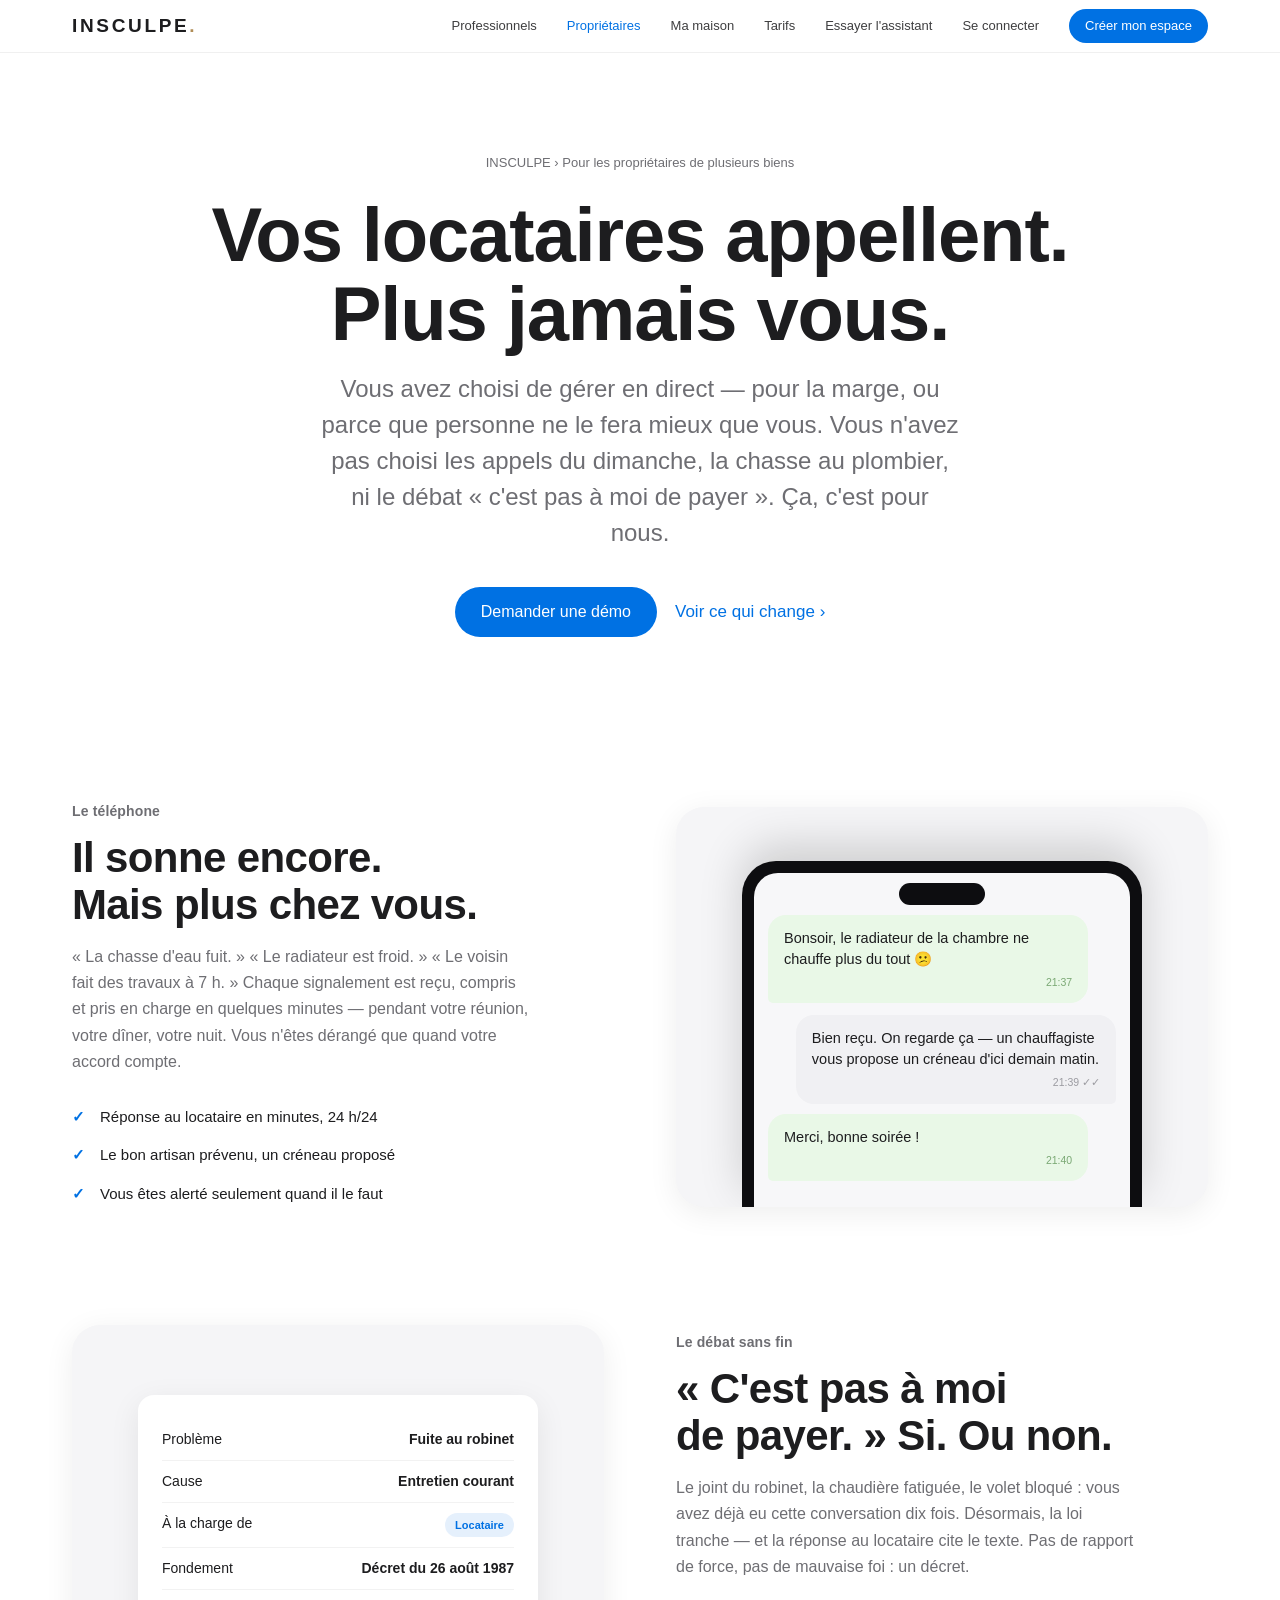
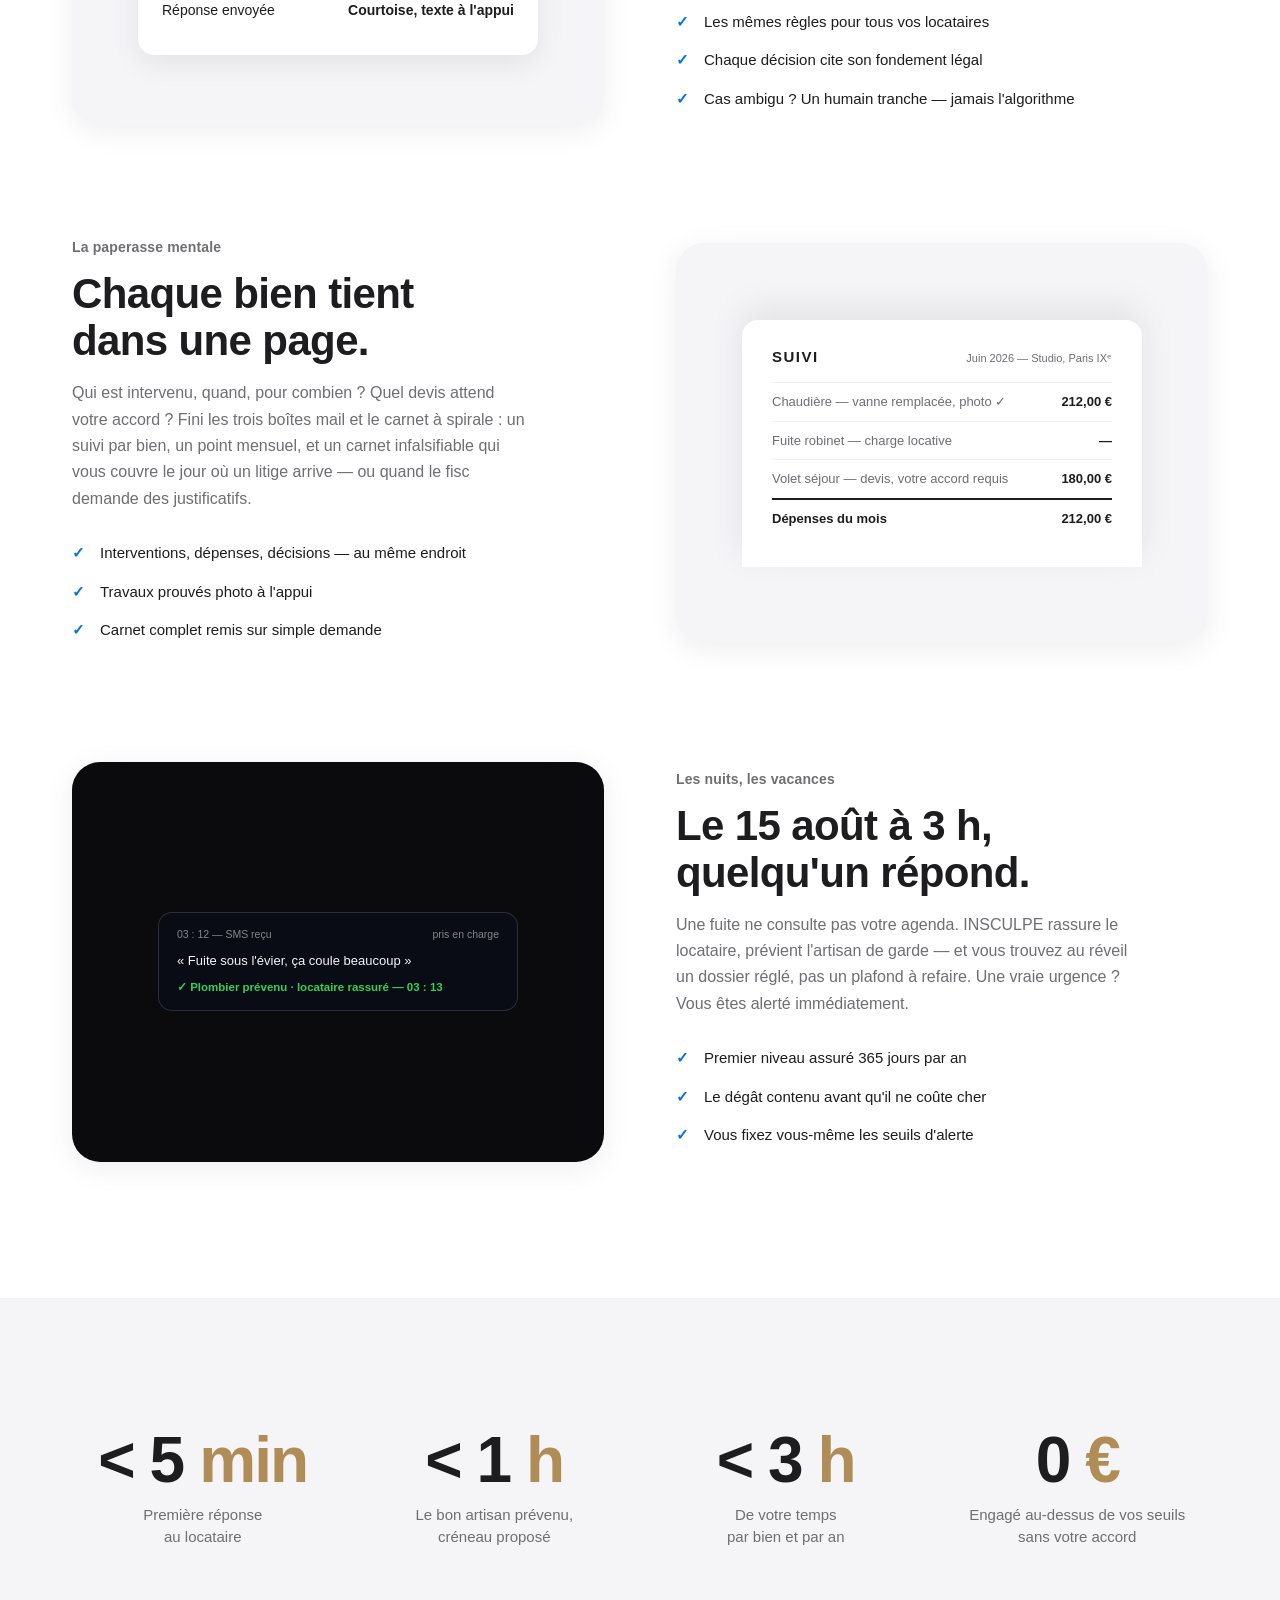
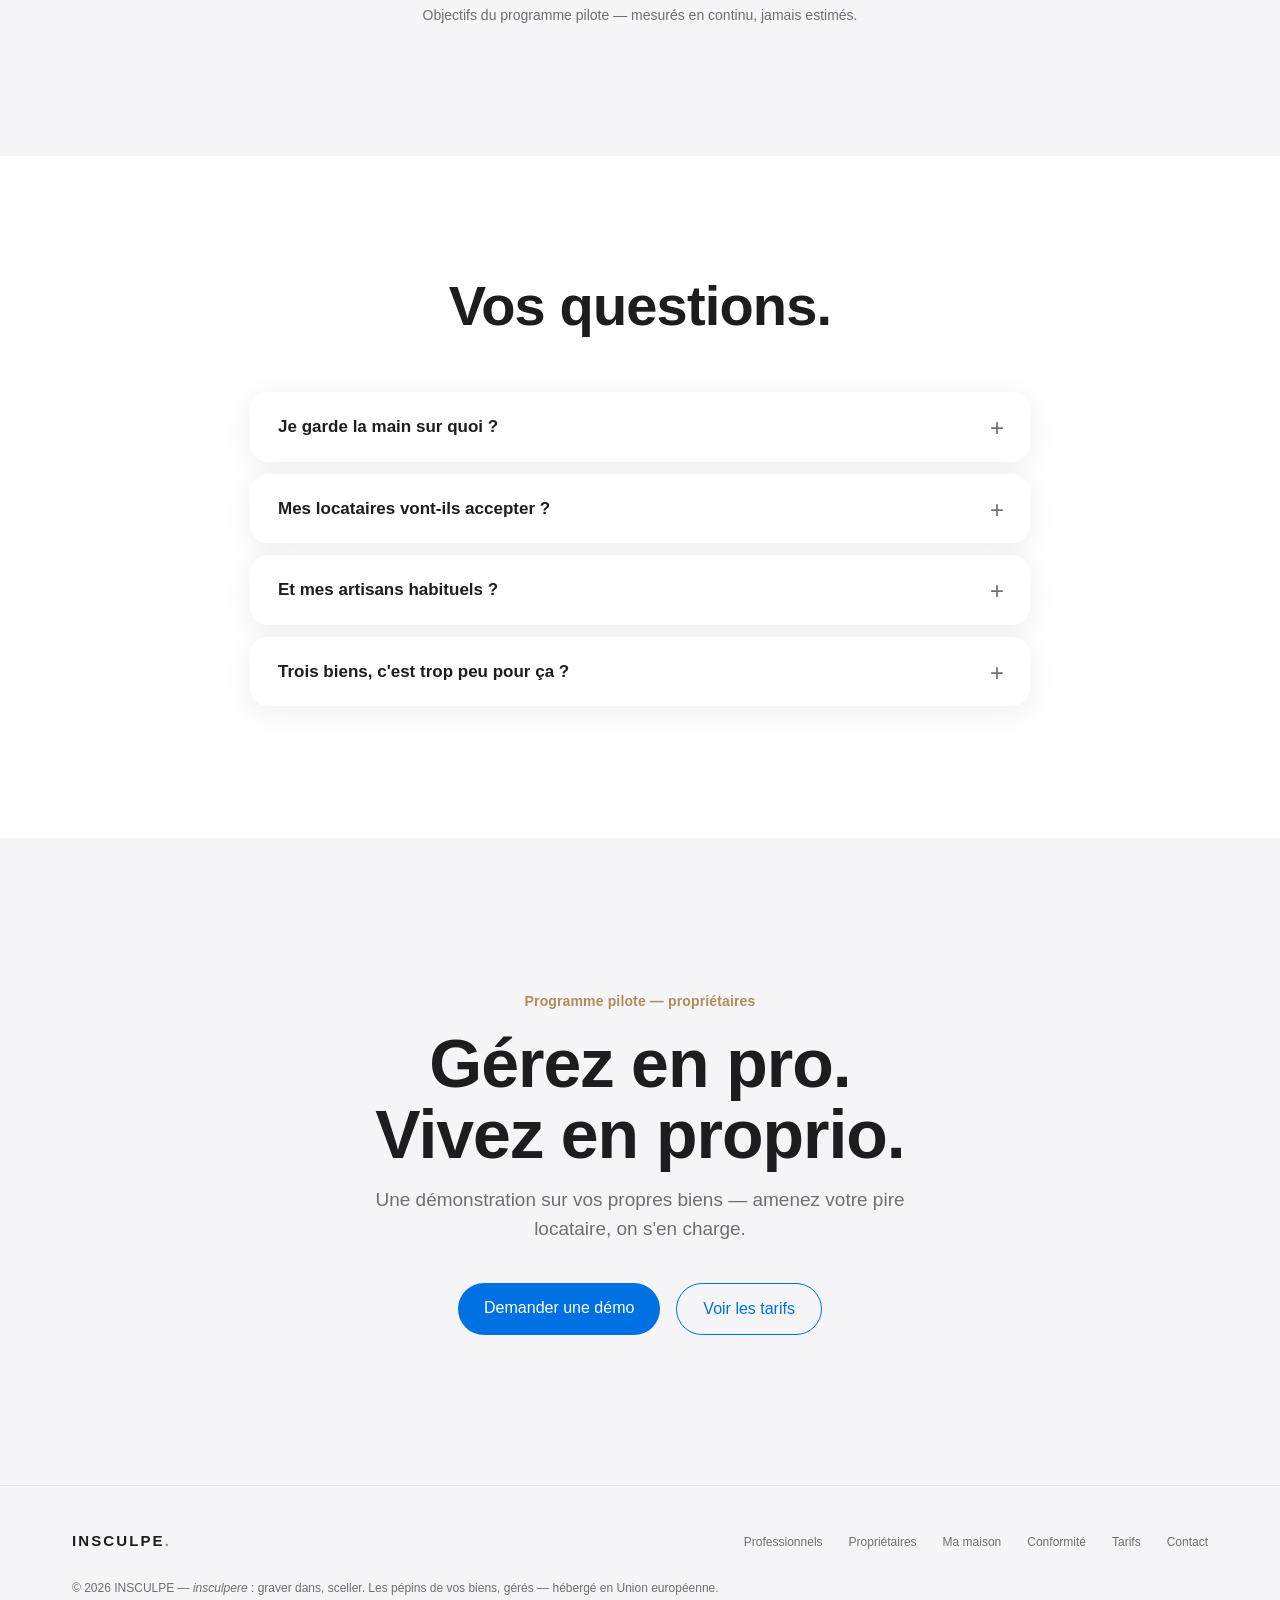
<file: proprietaires-bailleurs.html>
<!doctype html>
<html lang="fr">
<head>
<meta charset="utf-8">
<meta name="viewport" content="width=device-width, initial-scale=1">
<meta name="description" content="INSCULPE pour les propriétaires de plusieurs biens — vos locataires répondus en minutes, les artisans coordonnés, qui-paie-quoi tranché par la loi. Vos soirées redeviennent des soirées.">
<title>INSCULPE pour les propriétaires — Vos locataires appellent. Plus jamais vous.</title>
<link rel="stylesheet" href="assets/insculpe.css">
</head>
<body>

<header>
  <nav class="nav">
    <a class="wordmark" href="index.html">INSCULPE<b>.</b></a>
    <div class="nav-links">
      <a href="pros.html">Professionnels</a>
      <a href="proprietaires-bailleurs.html" style="opacity:1;color:var(--bleu)">Propriétaires</a>
      <a href="proprietaire-occupant.html">Ma maison</a>
      <a href="index.html#tarifs">Tarifs</a>
      <a href="https://chat.insculpe.com">Essayer l'assistant</a>
      <a href="https://chat.insculpe.com/connexion">Se connecter</a>
      <a class="btn" href="https://chat.insculpe.com/inscription">Créer mon espace</a>
    </div>
  </nav>
</header>

<!-- ═══ HERO ═══ -->
<section class="page-hero">
  <div class="wrap">
    <a class="crumb reveal" href="index.html">INSCULPE › Pour les propriétaires de plusieurs biens</a>
    <h1 class="reveal">Vos locataires appellent.<br>Plus jamais vous.</h1>
    <p class="sect-sub reveal" style="margin-inline:auto">Vous avez choisi de gérer en direct — pour la marge, ou parce que personne ne le fera mieux que vous. Vous n'avez pas choisi les appels du dimanche, la chasse au plombier, ni le débat « c'est pas à moi de payer ». Ça, c'est pour nous.</p>
    <div class="hero-ctas reveal">
      <a class="btn" href="#contact">Demander une démo</a>
      <a class="tlink" href="#quotidien">Voir ce qui change</a>
    </div>
  </div>
</section>

<!-- ═══ SPLITS ═══ -->
<section class="splits" id="quotidien">
  <div class="wrap">

    <div class="split">
      <div class="txt">
        <span class="eyebrow reveal">Le téléphone</span>
        <h2 class="reveal">Il sonne encore.<br>Mais plus chez vous.</h2>
        <p class="reveal">« La chasse d'eau fuit. » « Le radiateur est froid. » « Le voisin fait des travaux à 7 h. » Chaque signalement est reçu, compris et pris en charge en quelques minutes — pendant votre réunion, votre dîner, votre nuit. Vous n'êtes dérangé que quand votre accord compte.</p>
        <ul class="ticks reveal">
          <li>Réponse au locataire en minutes, 24 h/24</li>
          <li>Le bon artisan prévenu, un créneau proposé</li>
          <li>Vous êtes alerté seulement quand il le faut</li>
        </ul>
      </div>
      <div class="viz viz--bas">
        <div class="phone reveal">
          <div class="phone-screen">
            <div class="phone-notch"></div>
            <div class="bubble">Bonsoir, le radiateur de la chambre ne chauffe plus du tout 😕<time>21:37</time></div>
            <div class="bubble bubble--out">Bien reçu. On regarde ça — un chauffagiste vous propose un créneau d'ici demain matin.<time>21:39 ✓✓</time></div>
            <div class="bubble" style="margin-top:10px">Merci, bonne soirée !<time>21:40</time></div>
          </div>
        </div>
      </div>
    </div>

    <div class="split rev">
      <div class="txt">
        <span class="eyebrow reveal">Le débat sans fin</span>
        <h2 class="reveal">« C'est pas à moi<br>de payer. » Si. Ou non.</h2>
        <p class="reveal">Le joint du robinet, la chaudière fatiguée, le volet bloqué&nbsp;: vous avez déjà eu cette conversation dix fois. Désormais, la loi tranche — et la réponse au locataire cite le texte. Pas de rapport de force, pas de mauvaise foi&nbsp;: un décret.</p>
        <ul class="ticks reveal">
          <li>Les mêmes règles pour tous vos locataires</li>
          <li>Chaque décision cite son fondement légal</li>
          <li>Cas ambigu&nbsp;? Un humain tranche — jamais l'algorithme</li>
        </ul>
      </div>
      <div class="viz">
        <div class="dcard reveal">
          <div class="drow"><span>Problème</span><b>Fuite au robinet</b></div>
          <div class="drow"><span>Cause</span><b>Entretien courant</b></div>
          <div class="drow"><span>À la charge de</span><b><span class="pill pill--info">Locataire</span></b></div>
          <div class="drow"><span>Fondement</span><b>Décret du 26 août 1987</b></div>
          <div class="drow"><span>Réponse envoyée</span><b>Courtoise, texte à l'appui</b></div>
        </div>
      </div>
    </div>

    <div class="split">
      <div class="txt">
        <span class="eyebrow reveal">La paperasse mentale</span>
        <h2 class="reveal">Chaque bien tient<br>dans une page.</h2>
        <p class="reveal">Qui est intervenu, quand, pour combien&nbsp;? Quel devis attend votre accord&nbsp;? Fini les trois boîtes mail et le carnet à spirale&nbsp;: un suivi par bien, un point mensuel, et un carnet infalsifiable qui vous couvre le jour où un litige arrive — ou quand le fisc demande des justificatifs.</p>
        <ul class="ticks reveal">
          <li>Interventions, dépenses, décisions — au même endroit</li>
          <li>Travaux prouvés photo à l'appui</li>
          <li>Carnet complet remis sur simple demande</li>
        </ul>
      </div>
      <div class="viz">
        <div class="releve reveal">
          <div class="r-h"><span class="r-t">SUIVI</span><span class="r-p">Juin 2026 — Studio, Paris IXᵉ</span></div>
          <div class="r-line"><span>Chaudière — vanne remplacée, photo ✓</span><b>212,00 €</b></div>
          <div class="r-line"><span>Fuite robinet — charge locative</span><b>—</b></div>
          <div class="r-line"><span>Volet séjour — devis, votre accord requis</span><b>180,00 €</b></div>
          <div class="r-line total"><span>Dépenses du mois</span><b>212,00 €</b></div>
        </div>
      </div>
    </div>

    <div class="split rev">
      <div class="txt">
        <span class="eyebrow reveal">Les nuits, les vacances</span>
        <h2 class="reveal">Le 15 août à 3 h,<br>quelqu'un répond.</h2>
        <p class="reveal">Une fuite ne consulte pas votre agenda. INSCULPE rassure le locataire, prévient l'artisan de garde — et vous trouvez au réveil un dossier réglé, pas un plafond à refaire. Une vraie urgence&nbsp;? Vous êtes alerté immédiatement.</p>
        <ul class="ticks reveal">
          <li>Premier niveau assuré 365 jours par an</li>
          <li>Le dégât contenu avant qu'il ne coûte cher</li>
          <li>Vous fixez vous-même les seuils d'alerte</li>
        </ul>
      </div>
      <div class="viz viz--noir">
        <div class="fenetre reveal" style="position:static;transform:none;width:100%;max-width:360px">
          <div class="fh"><span>03 : 12 — SMS reçu</span><span>pris en charge</span></div>
          <div class="fv">« Fuite sous l'évier, ça coule beaucoup »</div>
          <div class="fs">✓ Plombier prévenu · locataire rassuré — 03 : 13</div>
        </div>
      </div>
    </div>

  </div>
</section>

<!-- ═══ MÉTRIQUES ═══ -->
<section class="metrics" style="background:var(--gris)">
  <div class="wrap">
    <div class="metrics-grid">
      <div class="metric reveal"><span class="num">&lt; 5 <em>min</em></span><p>Première réponse<br>au locataire</p></div>
      <div class="metric reveal"><span class="num">&lt; 1 <em>h</em></span><p>Le bon artisan prévenu,<br>créneau proposé</p></div>
      <div class="metric reveal"><span class="num">&lt; 3 <em>h</em></span><p>De votre temps<br>par bien et par an</p></div>
      <div class="metric reveal"><span class="num">0 <em>€</em></span><p>Engagé au-dessus de vos seuils<br>sans votre accord</p></div>
    </div>
    <p class="metrics-note reveal">Objectifs du programme pilote — mesurés en continu, jamais estimés.</p>
  </div>
</section>

<!-- ═══ FAQ ═══ -->
<section class="faq" style="background:var(--blanc)">
  <div class="wrap">
    <div class="head">
      <h2 class="sect-title reveal">Vos questions.</h2>
    </div>
    <div class="faq-list reveal">
      <details>
        <summary>Je garde la main sur quoi ?</summary>
        <p>Sur tout ce qui compte. Les devis au-dessus de vos seuils attendent votre accord, les départs de locataires et les situations inhabituelles remontent vers vous, et vous fixez les règles du jeu. INSCULPE gère la course — les décisions importantes restent les vôtres.</p>
      </details>
      <details>
        <summary>Mes locataires vont-ils accepter ?</summary>
        <p>Ils vont surtout être répondus en cinq minutes au lieu de trois jours — c'est généralement là que la relation s'améliore. Rien ne change pour eux&nbsp;: ils écrivent sur WhatsApp, par SMS ou par email, comme avant. Une app existe pour ceux qui préfèrent, mais rien n'est imposé.</p>
      </details>
      <details>
        <summary>Et mes artisans habituels ?</summary>
        <p>Ce sont eux qu'INSCULPE appelle en premier. Vous renseignez votre plombier, votre chauffagiste, votre électricien — le système les prévient, propose le créneau, les relance s'ils tardent, et exige une photo à la fin des travaux. Pas d'artisan attitré&nbsp;? Le réseau du programme pilote prend le relais.</p>
      </details>
      <details>
        <summary>Trois biens, c'est trop peu pour ça ?</summary>
        <p>Trois biens, c'est trois locataires qui écrivent, trois chaudières qui vieillissent, trois fois plus de soirées grignotées. C'est exactement le seuil où la gestion directe commence à coûter cher en temps. La formule est par bien&nbsp;: elle suit la taille de votre parc, dans les deux sens.</p>
      </details>
    </div>
  </div>
</section>

<!-- ═══ CTA ═══ -->
<section class="final" id="contact" style="background:var(--gris)">
  <div class="wrap">
    <span class="eyebrow reveal">Programme pilote — propriétaires</span>
    <h2 class="reveal">Gérez en pro.<br>Vivez en proprio.</h2>
    <p class="reveal">Une démonstration sur vos propres biens — amenez votre pire locataire, on s'en charge.</p>
    <div class="final-ctas reveal">
      <a class="btn" href="mailto:contact@insculpe.com?subject=D%C3%A9mo%20INSCULPE%20—%20propri%C3%A9taire">Demander une démo</a>
      <a class="btn btn--ghost" href="index.html#tarifs">Voir les tarifs</a>
    </div>
  </div>
</section>

<footer>
  <div class="wrap">
    <div class="foot-grid">
      <a class="wordmark" href="index.html" style="font-size:15px">INSCULPE<b>.</b></a>
      <div class="foot-links">
        <a href="pros.html">Professionnels</a>
        <a href="proprietaires-bailleurs.html">Propriétaires</a>
        <a href="proprietaire-occupant.html">Ma maison</a>
        <a href="index.html#conformite">Conformité</a>
        <a href="index.html#tarifs">Tarifs</a>
        <a href="mailto:contact@insculpe.com">Contact</a>
      </div>
    </div>
    <p class="foot-legal">© <span id="year">2026</span> INSCULPE — <em>insculpere</em> : graver dans, sceller. Les pépins de vos biens, gérés — hébergé en Union européenne.</p>
  </div>
</footer>

<script src="assets/insculpe.js"></script>
</body>
</html>
</file>
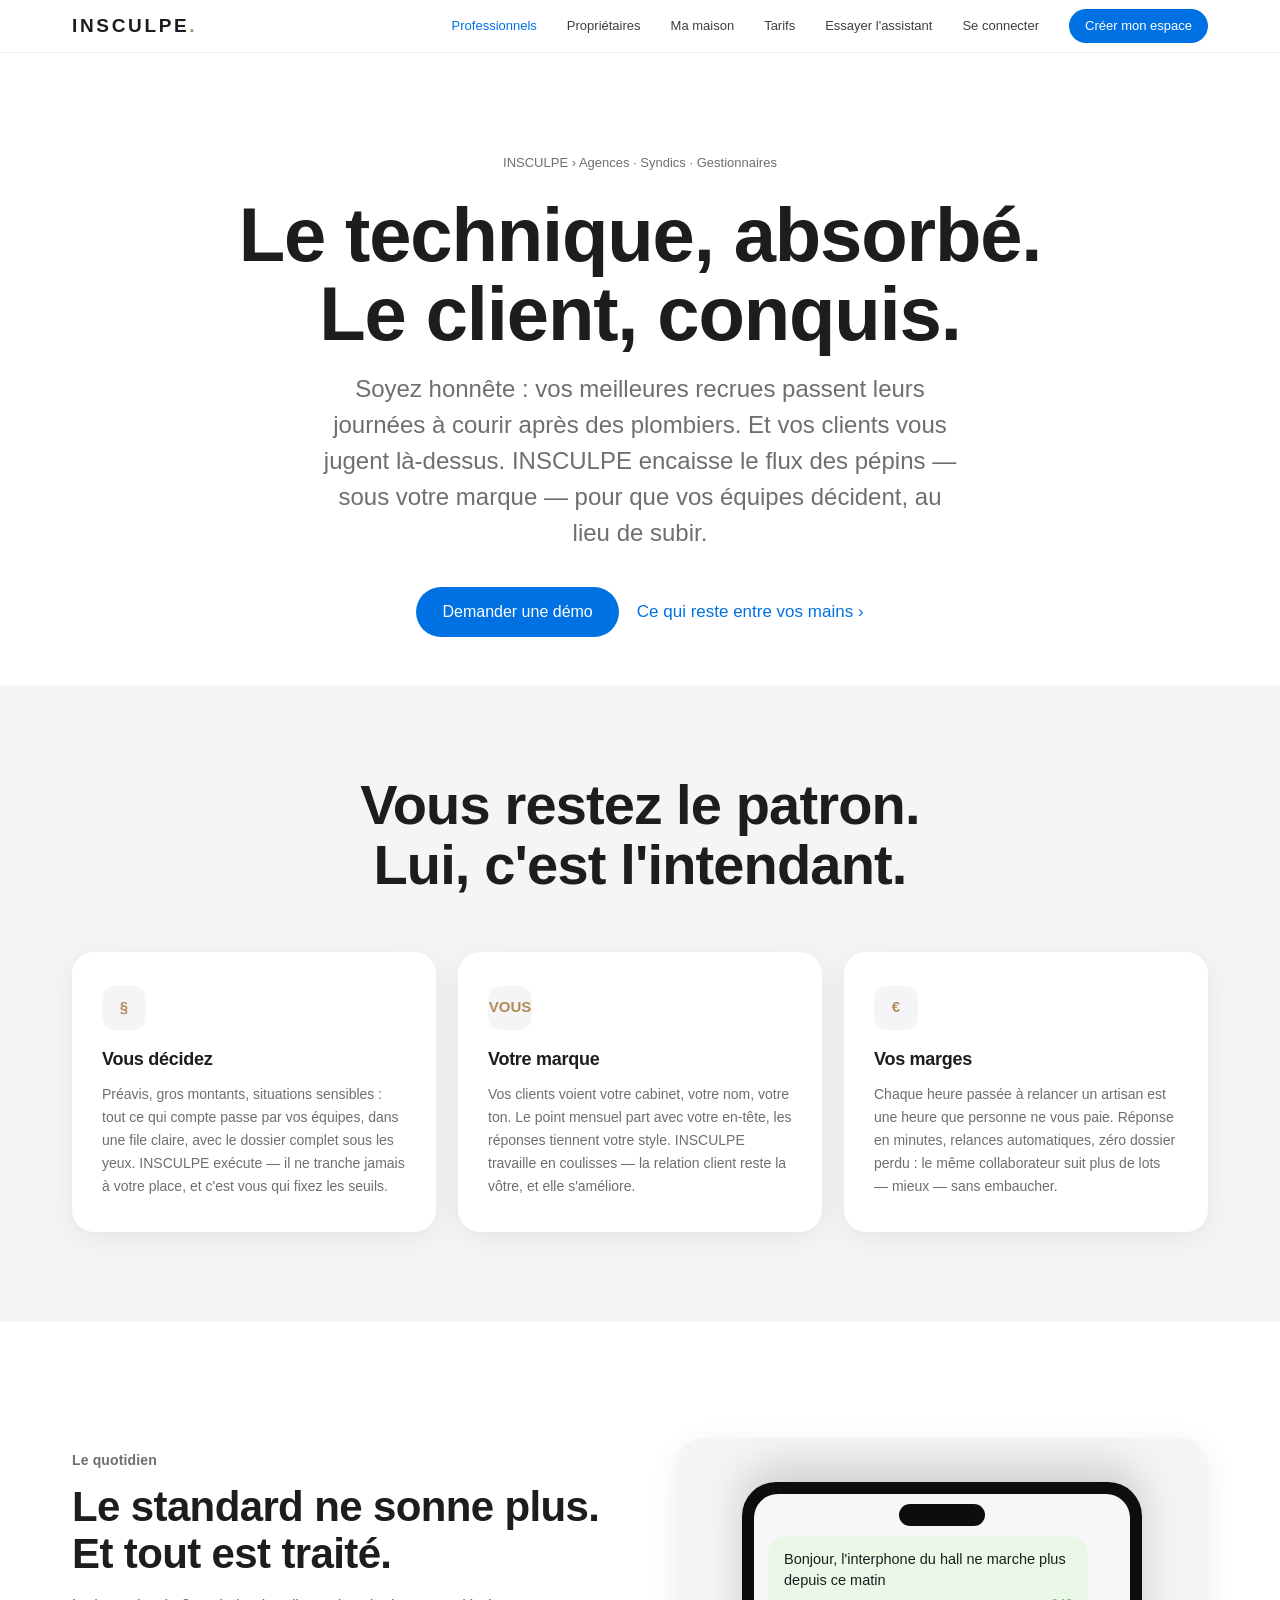
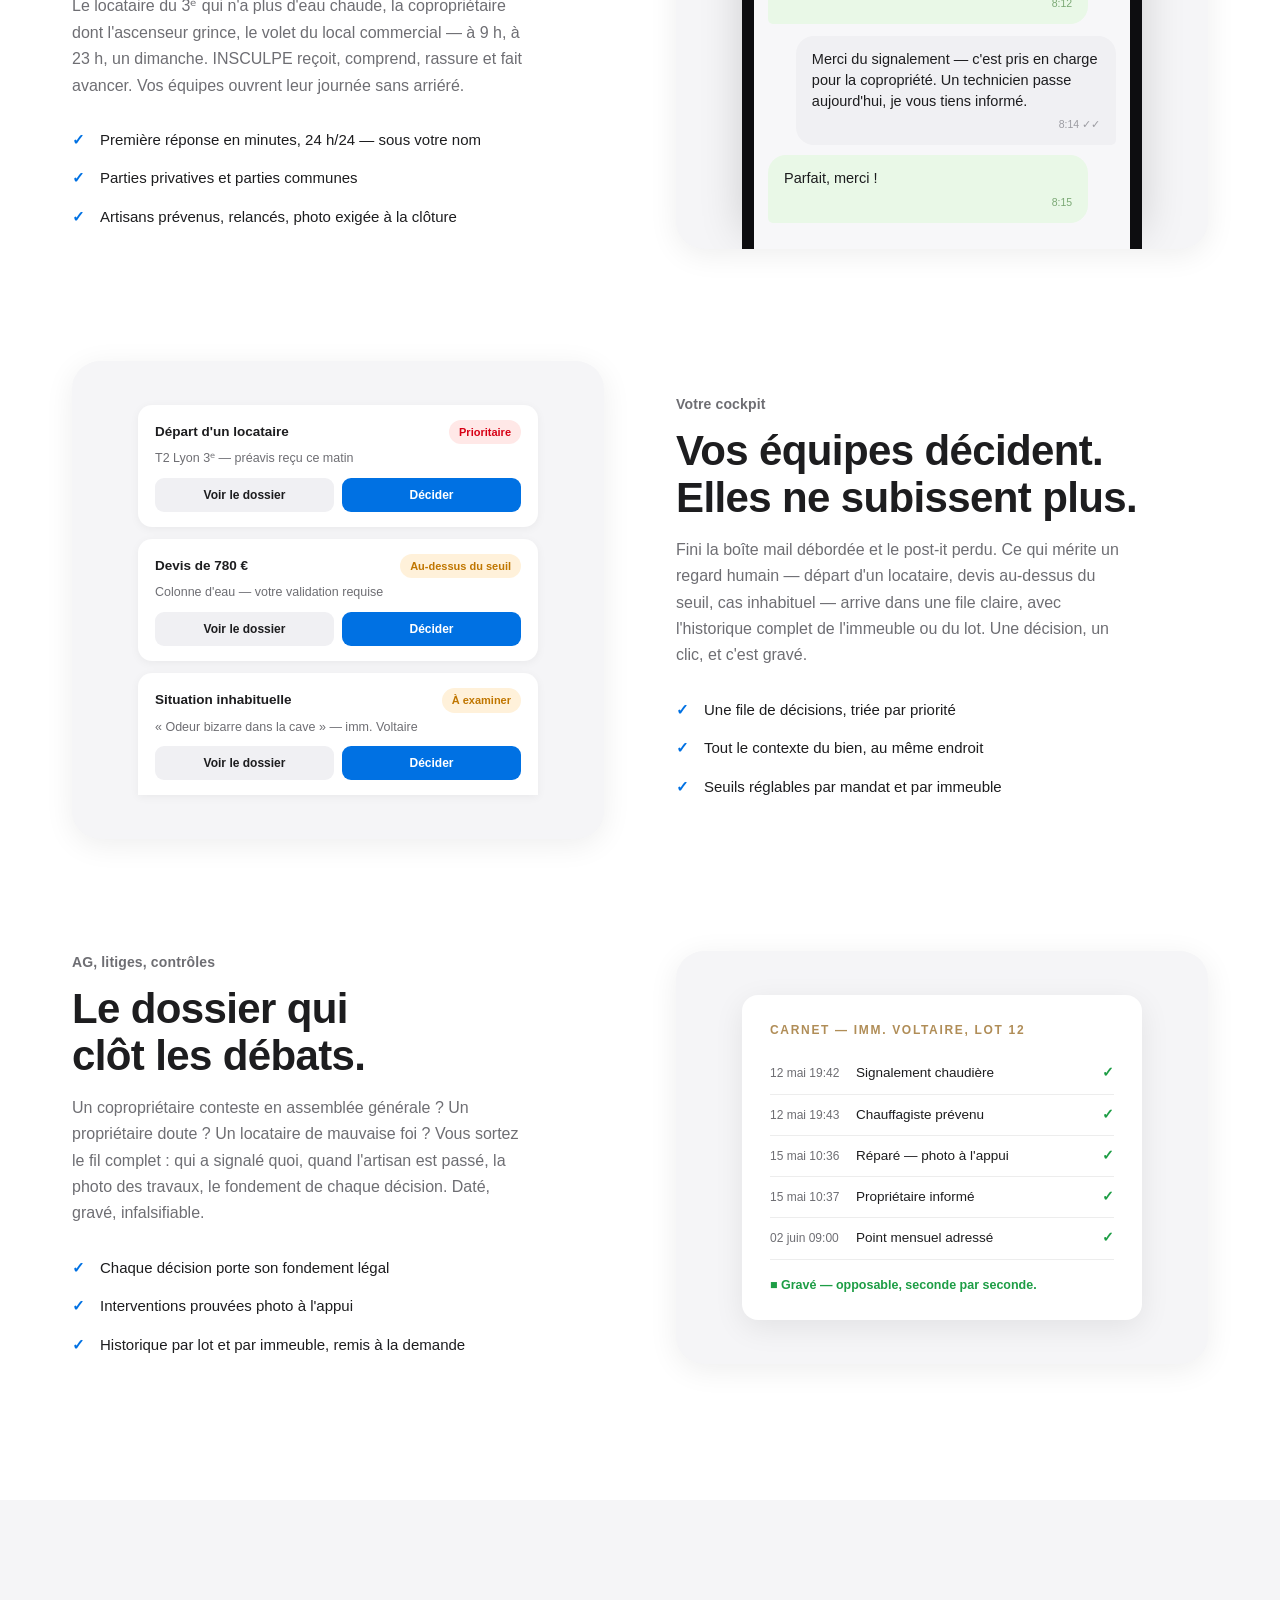
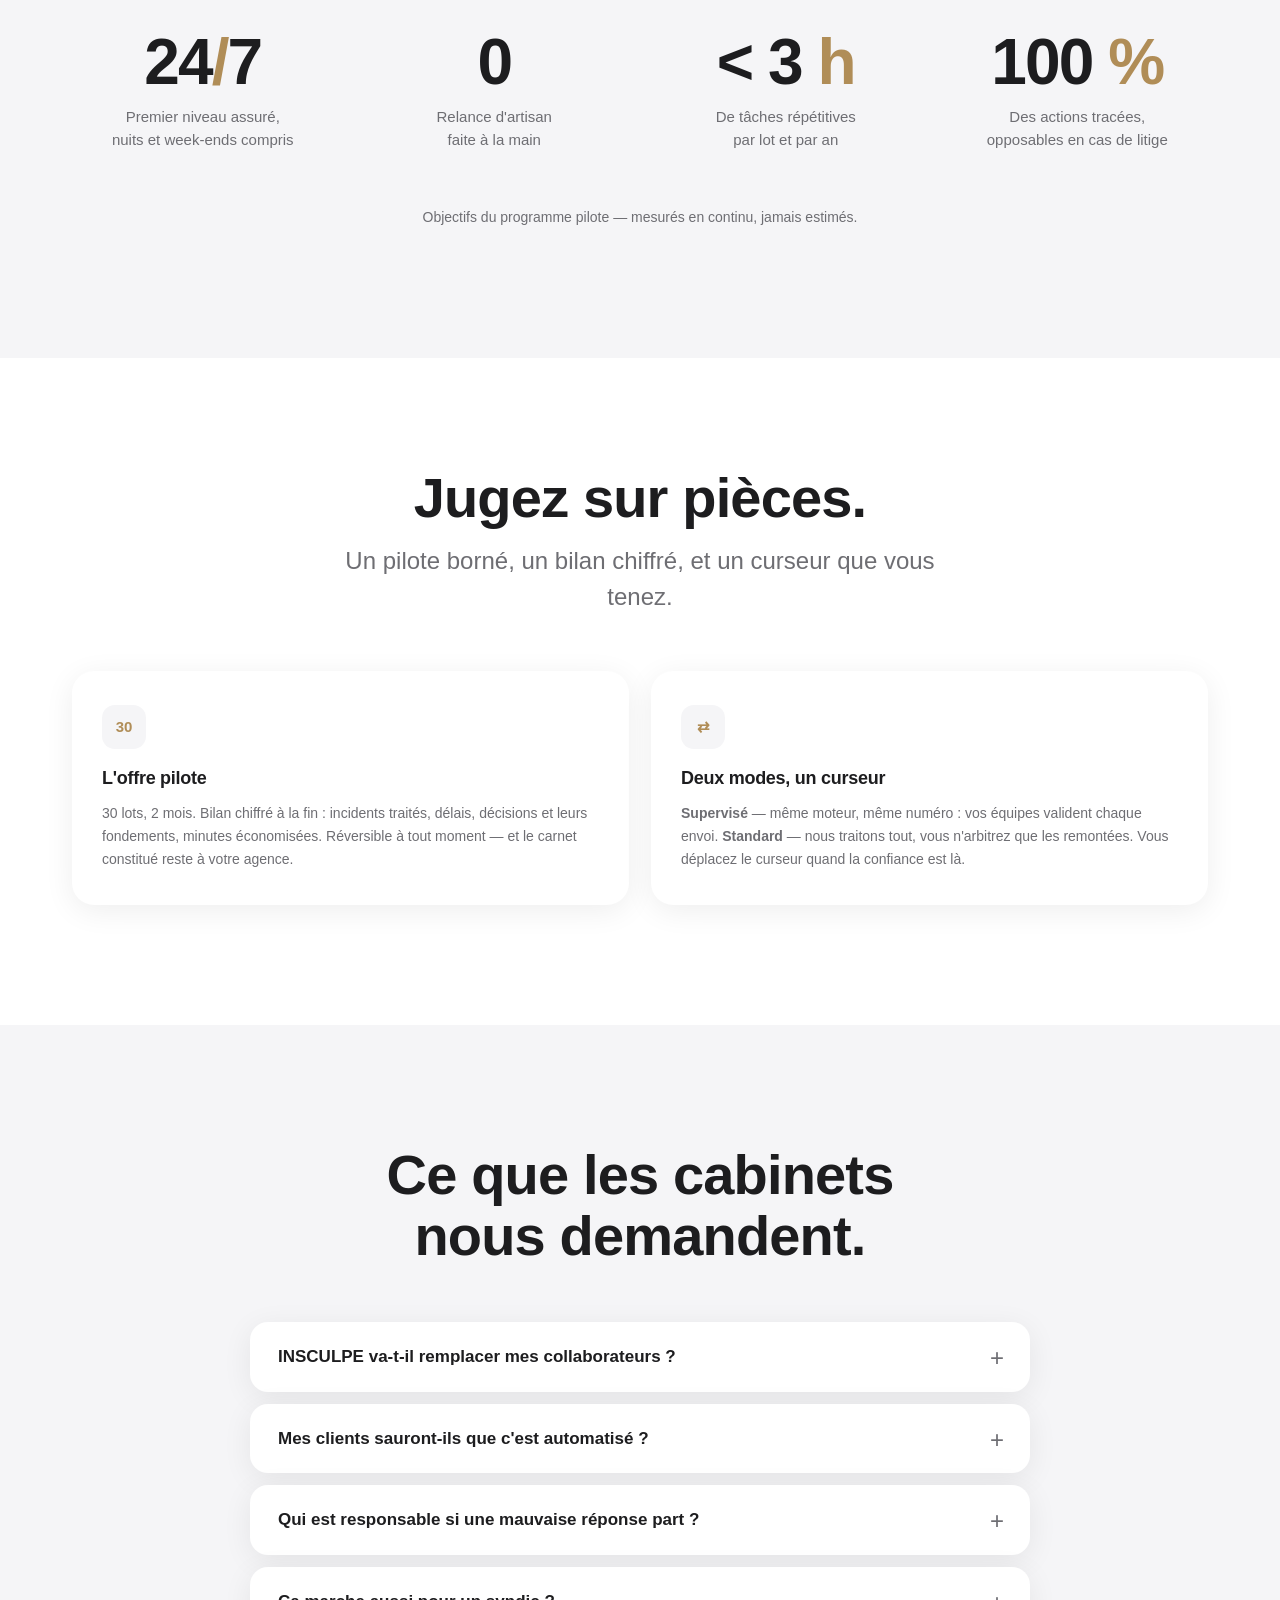
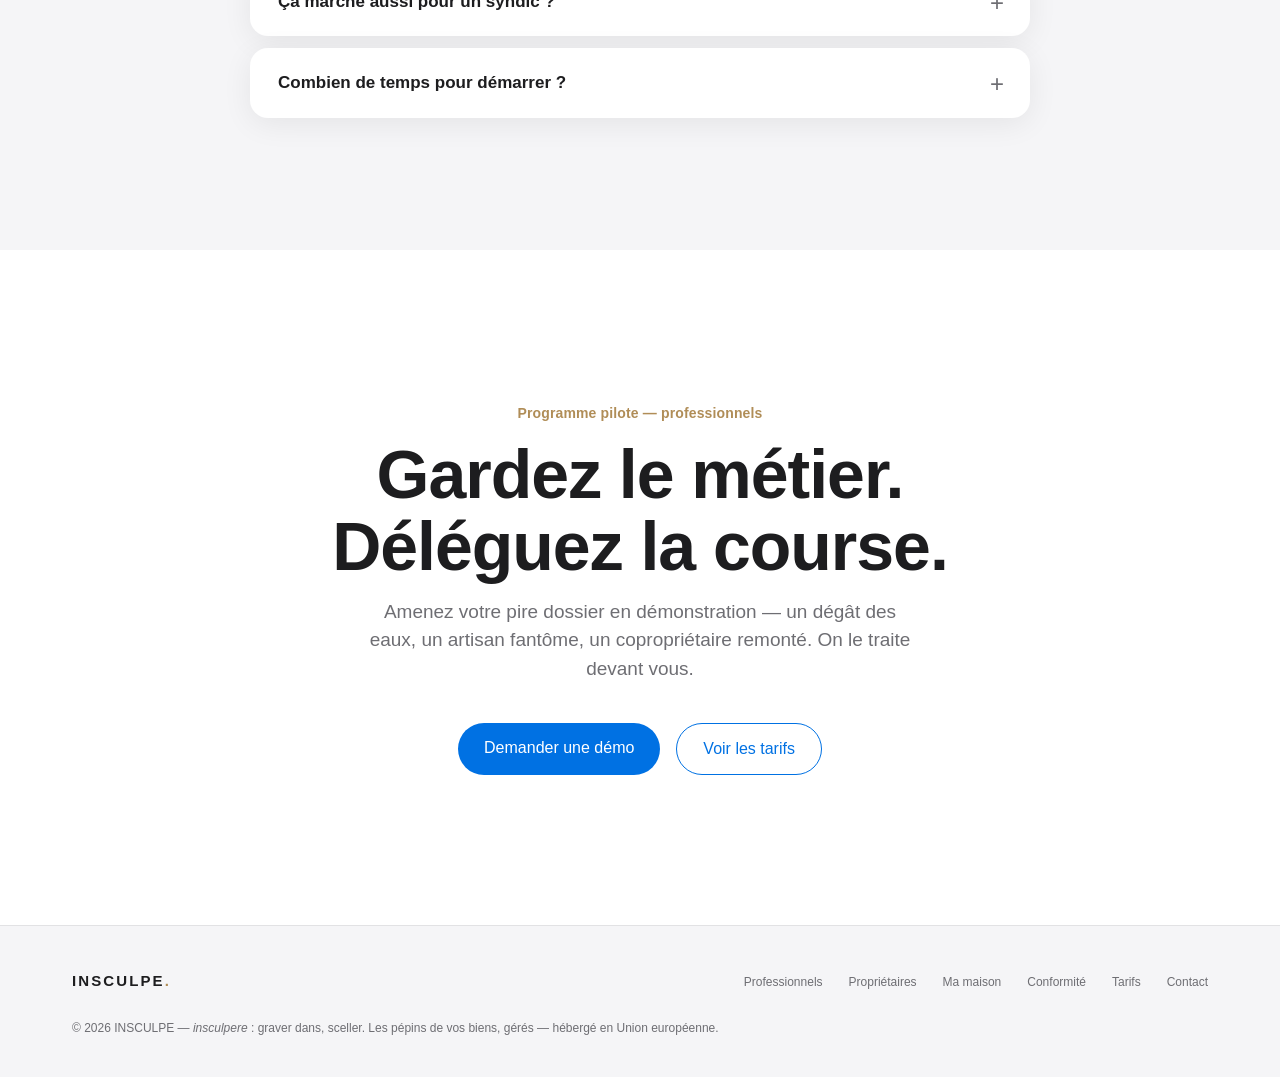
<file: pros.html>
<!doctype html>
<html lang="fr">
<head>
<meta charset="utf-8">
<meta name="viewport" content="width=device-width, initial-scale=1">
<meta name="description" content="INSCULPE pour les professionnels de l'immobilier — agences, syndics, gestionnaires. Le flux des pépins absorbé sous votre marque. Vos équipes décident, au lieu de subir.">
<title>INSCULPE pour les pros — Le technique absorbé, le client conquis</title>
<link rel="stylesheet" href="assets/insculpe.css">
</head>
<body>

<header>
  <nav class="nav">
    <a class="wordmark" href="index.html">INSCULPE<b>.</b></a>
    <div class="nav-links">
      <a href="pros.html" style="opacity:1;color:var(--bleu)">Professionnels</a>
      <a href="proprietaires-bailleurs.html">Propriétaires</a>
      <a href="proprietaire-occupant.html">Ma maison</a>
      <a href="index.html#tarifs">Tarifs</a>
      <a href="https://chat.insculpe.com">Essayer l'assistant</a>
      <a href="https://chat.insculpe.com/connexion">Se connecter</a>
      <a class="btn" href="https://chat.insculpe.com/inscription">Créer mon espace</a>
    </div>
  </nav>
</header>

<!-- ═══ HERO ═══ -->
<section class="page-hero">
  <div class="wrap">
    <a class="crumb reveal" href="index.html">INSCULPE › Agences · Syndics · Gestionnaires</a>
    <h1 class="reveal">Le technique, absorbé.<br>Le client, conquis.</h1>
    <p class="sect-sub reveal" style="margin-inline:auto">Soyez honnête&nbsp;: vos meilleures recrues passent leurs journées à courir après des plombiers. Et vos clients vous jugent là-dessus. INSCULPE encaisse le flux des pépins — sous votre marque — pour que vos équipes décident, au lieu de subir.</p>
    <div class="hero-ctas reveal">
      <a class="btn" href="#contact">Demander une démo</a>
      <a class="tlink" href="#garanties">Ce qui reste entre vos mains</a>
    </div>
  </div>
</section>

<!-- ═══ RÉASSURANCE ═══ -->
<section class="assure" id="garanties">
  <div class="wrap">
    <div class="head">
      <h2 class="sect-title reveal">Vous restez le patron.<br>Lui, c'est l'intendant.</h2>
    </div>
    <div class="assure-grid">
      <div class="assure-card reveal">
        <div class="ai">§</div>
        <h3>Vous décidez</h3>
        <p>Préavis, gros montants, situations sensibles&nbsp;: tout ce qui compte passe par vos équipes, dans une file claire, avec le dossier complet sous les yeux. INSCULPE exécute — il ne tranche jamais à votre place, et c'est vous qui fixez les seuils.</p>
      </div>
      <div class="assure-card reveal">
        <div class="ai">VOUS</div>
        <h3>Votre marque</h3>
        <p>Vos clients voient votre cabinet, votre nom, votre ton. Le point mensuel part avec votre en-tête, les réponses tiennent votre style. INSCULPE travaille en coulisses — la relation client reste la vôtre, et elle s'améliore.</p>
      </div>
      <div class="assure-card reveal">
        <div class="ai">€</div>
        <h3>Vos marges</h3>
        <p>Chaque heure passée à relancer un artisan est une heure que personne ne vous paie. Réponse en minutes, relances automatiques, zéro dossier perdu&nbsp;: le même collaborateur suit plus de lots — mieux — sans embaucher.</p>
      </div>
    </div>
  </div>
</section>

<!-- ═══ SPLITS ═══ -->
<section class="splits">
  <div class="wrap">

    <div class="split">
      <div class="txt">
        <span class="eyebrow reveal">Le quotidien</span>
        <h2 class="reveal">Le standard ne sonne plus.<br>Et tout est traité.</h2>
        <p class="reveal">Le locataire du 3ᵉ qui n'a plus d'eau chaude, la copropriétaire dont l'ascenseur grince, le volet du local commercial — à 9 h, à 23 h, un dimanche. INSCULPE reçoit, comprend, rassure et fait avancer. Vos équipes ouvrent leur journée sans arriéré.</p>
        <ul class="ticks reveal">
          <li>Première réponse en minutes, 24 h/24 — sous votre nom</li>
          <li>Parties privatives et parties communes</li>
          <li>Artisans prévenus, relancés, photo exigée à la clôture</li>
        </ul>
      </div>
      <div class="viz viz--bas">
        <div class="phone reveal">
          <div class="phone-screen">
            <div class="phone-notch"></div>
            <div class="bubble">Bonjour, l'interphone du hall ne marche plus depuis ce matin<time>8:12</time></div>
            <div class="bubble bubble--out">Merci du signalement — c'est pris en charge pour la copropriété. Un technicien passe aujourd'hui, je vous tiens informé.<time>8:14 ✓✓</time></div>
            <div class="bubble" style="margin-top:10px">Parfait, merci !<time>8:15</time></div>
          </div>
        </div>
      </div>
    </div>

    <div class="split rev">
      <div class="txt">
        <span class="eyebrow reveal">Votre cockpit</span>
        <h2 class="reveal">Vos équipes décident.<br>Elles ne subissent plus.</h2>
        <p class="reveal">Fini la boîte mail débordée et le post-it perdu. Ce qui mérite un regard humain — départ d'un locataire, devis au-dessus du seuil, cas inhabituel — arrive dans une file claire, avec l'historique complet de l'immeuble ou du lot. Une décision, un clic, et c'est gravé.</p>
        <ul class="ticks reveal">
          <li>Une file de décisions, triée par priorité</li>
          <li>Tout le contexte du bien, au même endroit</li>
          <li>Seuils réglables par mandat et par immeuble</li>
        </ul>
      </div>
      <div class="viz">
        <div class="mini-cockpit reveal">
          <div class="esc">
            <div class="eh"><b>Départ d'un locataire</b><span class="pill pill--rouge">Prioritaire</span></div>
            <div class="em">T2 Lyon 3ᵉ — préavis reçu ce matin</div>
            <div class="esc-actions"><span>Voir le dossier</span><span class="go">Décider</span></div>
          </div>
          <div class="esc">
            <div class="eh"><b>Devis de 780 €</b><span class="pill pill--warn">Au-dessus du seuil</span></div>
            <div class="em">Colonne d'eau — votre validation requise</div>
            <div class="esc-actions"><span>Voir le dossier</span><span class="go">Décider</span></div>
          </div>
          <div class="esc">
            <div class="eh"><b>Situation inhabituelle</b><span class="pill pill--warn">À examiner</span></div>
            <div class="em">« Odeur bizarre dans la cave » — imm. Voltaire</div>
            <div class="esc-actions"><span>Voir le dossier</span><span class="go">Décider</span></div>
          </div>
        </div>
      </div>
    </div>

    <div class="split">
      <div class="txt">
        <span class="eyebrow reveal">AG, litiges, contrôles</span>
        <h2 class="reveal">Le dossier qui<br>clôt les débats.</h2>
        <p class="reveal">Un copropriétaire conteste en assemblée générale&nbsp;? Un propriétaire doute&nbsp;? Un locataire de mauvaise foi&nbsp;? Vous sortez le fil complet&nbsp;: qui a signalé quoi, quand l'artisan est passé, la photo des travaux, le fondement de chaque décision. Daté, gravé, infalsifiable.</p>
        <ul class="ticks reveal">
          <li>Chaque décision porte son fondement légal</li>
          <li>Interventions prouvées photo à l'appui</li>
          <li>Historique par lot et par immeuble, remis à la demande</li>
        </ul>
      </div>
      <div class="viz">
        <div class="carnet reveal">
          <div class="c-title">CARNET — IMM. VOLTAIRE, LOT 12</div>
          <div class="timeline">
            <div class="tl-row"><time>12 mai 19:42</time><span>Signalement chaudière</span><i>✓</i></div>
            <div class="tl-row"><time>12 mai 19:43</time><span>Chauffagiste prévenu</span><i>✓</i></div>
            <div class="tl-row"><time>15 mai 10:36</time><span>Réparé — photo à l'appui</span><i>✓</i></div>
            <div class="tl-row"><time>15 mai 10:37</time><span>Propriétaire informé</span><i>✓</i></div>
            <div class="tl-row"><time>02 juin 09:00</time><span>Point mensuel adressé</span><i>✓</i></div>
            <div class="tl-seal">■ Gravé — opposable, seconde par seconde.</div>
          </div>
        </div>
      </div>
    </div>

  </div>
</section>

<!-- ═══ MÉTRIQUES ═══ -->
<section class="metrics" style="background:var(--gris)">
  <div class="wrap">
    <div class="metrics-grid">
      <div class="metric reveal"><span class="num">24<em>/</em>7</span><p>Premier niveau assuré,<br>nuits et week-ends compris</p></div>
      <div class="metric reveal"><span class="num">0</span><p>Relance d'artisan<br>faite à la main</p></div>
      <div class="metric reveal"><span class="num">&lt; 3 <em>h</em></span><p>De tâches répétitives<br>par lot et par an</p></div>
      <div class="metric reveal"><span class="num">100 <em>%</em></span><p>Des actions tracées,<br>opposables en cas de litige</p></div>
    </div>
    <p class="metrics-note reveal">Objectifs du programme pilote — mesurés en continu, jamais estimés.</p>
  </div>
</section>

<!-- ═══ OFFRE PILOTE ═══ -->
<section style="padding:110px 0 120px">
  <div class="wrap">
    <div class="head" style="text-align:center;margin-bottom:56px">
      <h2 class="sect-title reveal">Jugez sur pièces.</h2>
      <p class="sect-sub reveal" style="margin-inline:auto">Un pilote borné, un bilan chiffré, et un curseur que vous tenez.</p>
    </div>
    <div class="assure-grid" style="grid-template-columns:1fr 1fr">
      <div class="assure-card reveal">
        <div class="ai">30</div>
        <h3>L'offre pilote</h3>
        <p>30 lots, 2 mois. Bilan chiffré à la fin&nbsp;: incidents traités, délais, décisions et leurs fondements, minutes économisées. Réversible à tout moment — et le carnet constitué reste à votre agence.</p>
      </div>
      <div class="assure-card reveal">
        <div class="ai">⇄</div>
        <h3>Deux modes, un curseur</h3>
        <p><b>Supervisé</b> — même moteur, même numéro&nbsp;: vos équipes valident chaque envoi. <b>Standard</b> — nous traitons tout, vous n'arbitrez que les remontées. Vous déplacez le curseur quand la confiance est là.</p>
      </div>
    </div>
  </div>
</section>

<!-- ═══ FAQ PRO ═══ -->
<section class="faq">
  <div class="wrap">
    <div class="head">
      <h2 class="sect-title reveal">Ce que les cabinets<br>nous demandent.</h2>
    </div>
    <div class="faq-list reveal">
      <details>
        <summary>INSCULPE va-t-il remplacer mes collaborateurs ?</summary>
        <p>Non — il remplace leurs corvées. Relancer un plombier, répondre trois fois à la même question, ressaisir un signalement&nbsp;: rien de tout cela n'a jamais justifié un salaire. Ce qui le justifie — arbitrer, négocier, rassurer un client, tenir une AG — reste humain, et le devient à plein temps. Concrètement&nbsp;: le même collaborateur suit plus de lots, mieux, et rentre chez lui à l'heure.</p>
      </details>
      <details>
        <summary>Mes clients sauront-ils que c'est automatisé ?</summary>
        <p>Vos clients voient votre cabinet. Les points mensuels partent avec votre marque, les réponses tiennent votre ton, et sur tout ce qui est sensible, c'est quelqu'un de votre équipe qui décide. INSCULPE est votre back-office, pas votre vitrine.</p>
      </details>
      <details>
        <summary>Qui est responsable si une mauvaise réponse part ?</summary>
        <p>Le système n'improvise pas&nbsp;: les réponses de fond s'appuient sur des règles écrites, validées avec vous à l'installation, tirées de la loi. Tout ce qui sort du cadre s'arrête et remonte vers vos équipes avant d'agir. Et chaque action est gravée&nbsp;: vous savez toujours qui a fait quoi, quand, et sur quel fondement.</p>
      </details>
      <details>
        <summary>Ça marche aussi pour un syndic ?</summary>
        <p>Oui — c'est même là que le flux est le plus lourd. Parties communes (ascenseur, interphone, infiltrations, minuterie) comme parties privatives, signalements des copropriétaires comme des locataires. Chaque immeuble a son carnet, et en AG, vous présentez un historique que personne ne peut contester.</p>
      </details>
      <details>
        <summary>Combien de temps pour démarrer ?</summary>
        <p>Le pilote démarre sur un sous-ensemble de votre parc — 20 à 50 lots ou un immeuble. On paramètre ensemble vos règles, vos seuils et vos artisans&nbsp;; vos équipes gardent la validation avant envoi le temps de prendre confiance, puis on élargit à votre rythme.</p>
      </details>
    </div>
  </div>
</section>

<!-- ═══ CTA ═══ -->
<section class="final" id="contact">
  <div class="wrap">
    <span class="eyebrow reveal">Programme pilote — professionnels</span>
    <h2 class="reveal">Gardez le métier.<br>Déléguez la course.</h2>
    <p class="reveal">Amenez votre pire dossier en démonstration — un dégât des eaux, un artisan fantôme, un copropriétaire remonté. On le traite devant vous.</p>
    <div class="final-ctas reveal">
      <a class="btn" href="mailto:contact@insculpe.com?subject=D%C3%A9mo%20INSCULPE%20—%20professionnel">Demander une démo</a>
      <a class="btn btn--ghost" href="index.html#tarifs">Voir les tarifs</a>
    </div>
  </div>
</section>

<footer>
  <div class="wrap">
    <div class="foot-grid">
      <a class="wordmark" href="index.html" style="font-size:15px">INSCULPE<b>.</b></a>
      <div class="foot-links">
        <a href="pros.html">Professionnels</a>
        <a href="proprietaires-bailleurs.html">Propriétaires</a>
        <a href="proprietaire-occupant.html">Ma maison</a>
        <a href="index.html#conformite">Conformité</a>
        <a href="index.html#tarifs">Tarifs</a>
        <a href="mailto:contact@insculpe.com">Contact</a>
      </div>
    </div>
    <p class="foot-legal">© <span id="year">2026</span> INSCULPE — <em>insculpere</em> : graver dans, sceller. Les pépins de vos biens, gérés — hébergé en Union européenne.</p>
  </div>
</footer>

<script src="assets/insculpe.js"></script>
</body>
</html>
</file>
<file: assets/home.css>
/* ══════════════════════════════════════════════════════════════
   INSCULPE — homepage « le bien, couche par couche »
   Feuille autonome (les pages personas gardent insculpe.css).
   Bleu = le signal qui circule. Bronze = ce qui est gravé.
   ══════════════════════════════════════════════════════════════ */
@font-face {
  font-family: "Archivo";
  src: url("fonts/archivo-var.woff2") format("woff2");
  font-weight: 100 900;
  font-stretch: 62% 125%;
  font-display: swap;
}

:root {
  --blanc: #ffffff;
  --calque: #eef2f6;        /* papier calque : fond des scènes */
  --encre: #1d1d1f;
  --encre-2: #5c6470;
  --trait: rgba(29, 29, 31, .14);
  --bleu: #0071e3;
  --bleu-h: #0062c4;
  --sceau: #b08d57;         /* bronze : le gravé */
  --sceau-texte: #80602f;
  --nuit: #10131a;
  --sans: -apple-system, BlinkMacSystemFont, "SF Pro Text", "Segoe UI", Helvetica, Arial, sans-serif;
  --titre: "Archivo", var(--sans);
  --gap: 58px;              /* écart vertical entre deux couches */
}

* { margin: 0; padding: 0; box-sizing: border-box; }
html { scroll-behavior: smooth; }
body {
  background: var(--blanc);
  color: var(--encre);
  font-family: var(--sans);
  font-size: 17px;
  line-height: 1.5;
  -webkit-font-smoothing: antialiased;
  overflow-x: hidden;
}
a { color: inherit; }
ol, ul { list-style: none; }
button { font: inherit; color: inherit; cursor: pointer; }
:focus-visible { outline: 2px solid var(--bleu); outline-offset: 3px; border-radius: 4px; }
::selection { background: rgba(0, 113, 227, .18); }

.wrap { max-width: 1200px; margin: 0 auto; padding: 0 32px; }

h1, h2, h3 { font-family: var(--titre); font-stretch: 108%; text-wrap: balance; }
h1 { font-size: clamp(40px, 5.3vw, 70px); font-weight: 640; line-height: 1.02; letter-spacing: -.022em; }
h2 { font-size: clamp(30px, 3.6vw, 46px); font-weight: 620; line-height: 1.08; letter-spacing: -.018em; }
h3 { font-size: 19px; font-weight: 620; letter-spacing: -.005em; }

/* ── Boutons ─────────────────────────────────────────────────── */
.btn {
  display: inline-block;
  background: var(--bleu); color: #fff;
  font-size: 16px; font-weight: 500; text-decoration: none;
  padding: 13px 26px; border-radius: 999px; border: 1px solid var(--bleu);
  transition: background .2s, color .2s, border-color .2s;
}
.btn:hover { background: var(--bleu-h); border-color: var(--bleu-h); }
.btn--small { padding: 7px 16px; font-size: 13px; }
.btn--ghost { background: transparent; color: var(--bleu); }
.btn--ghost:hover { background: var(--bleu); color: #fff; }
.btn--blanc { background: #fff; color: var(--encre); border-color: #fff; }
.btn--blanc:hover { background: #e4e8ee; border-color: #e4e8ee; }
.btn--trait { background: transparent; color: #fff; border-color: rgba(255, 255, 255, .45); }
.btn--trait:hover { background: rgba(255, 255, 255, .12); border-color: #fff; }

/* ── Nav ─────────────────────────────────────────────────────── */
.top {
  position: sticky; top: 0; z-index: 100;
  background: rgba(255, 255, 255, .78);
  -webkit-backdrop-filter: saturate(1.8) blur(20px);
  backdrop-filter: saturate(1.8) blur(20px);
  border-bottom: 1px solid rgba(0, 0, 0, .06);
}
.nav {
  max-width: 1200px; margin: 0 auto; height: 52px; padding: 0 32px;
  display: flex; align-items: center; justify-content: space-between;
}
.wordmark { font-family: var(--sans); font-weight: 700; font-size: 19px; letter-spacing: .14em; text-decoration: none; }
.wordmark b { color: var(--sceau); }
.nav-links { display: flex; align-items: center; gap: 28px; white-space: nowrap; }
.nav-links a:not(.btn) { font-size: 13px; text-decoration: none; opacity: .85; }
.nav-links a:not(.btn):hover { opacity: 1; color: var(--bleu); }

/* ── Hero ────────────────────────────────────────────────────── */
.hero { padding: 72px 0 88px; overflow: hidden; }
.hero-grid {
  display: grid;
  grid-template-columns: minmax(0, 1fr) 640px;
  gap: 40px;
  align-items: center;
}
.lead { font-size: clamp(18px, 1.5vw, 21px); color: var(--encre-2); margin-top: 22px; max-width: 30em; }

/* La conversation de démonstration */
.demo { margin-top: 34px; max-width: 480px; }
.demo-tabs, .parc-switch {
  display: inline-flex; gap: 2px; padding: 3px;
  background: var(--calque); border-radius: 999px;
}
.tab, .seg {
  border: 0; background: transparent;
  font-size: 14px; font-weight: 500; color: var(--encre-2);
  padding: 7px 15px; border-radius: 999px;
  transition: background .2s, color .2s;
}
.tab:hover, .seg:hover { color: var(--encre); }
.tab.is-on, .seg.is-on { background: #fff; color: var(--encre); box-shadow: 0 1px 3px rgba(16, 19, 26, .14); }

.demo-talk { margin-top: 16px; min-height: 148px; display: flex; flex-direction: column; gap: 10px; }
.msg { font-size: 15.5px; line-height: 1.42; padding: 12px 16px; max-width: 88%; }
.msg--in {
  align-self: flex-start;
  background: var(--calque);
  border-radius: 18px 18px 18px 5px;
  min-height: 46px;
}
.msg--out {
  align-self: flex-end;
  background: var(--bleu); color: #fff;
  border-radius: 18px 18px 5px 18px;
  transition: opacity .35s, transform .35s;
}
.msg--out.is-off { opacity: 0; transform: translateY(8px); }
.caret {
  display: none; width: 2px; height: 1.05em; margin-left: 2px;
  background: var(--bleu); vertical-align: -.16em;
  animation: clignote 1s steps(2) infinite;
}
.demo.is-typing .caret { display: inline-block; }
@keyframes clignote { 50% { opacity: 0; } }

.hero-ctas { margin-top: 30px; display: flex; gap: 14px; flex-wrap: wrap; }

/* ── La scène : six couches empilées ─────────────────────────── */
.stage { position: relative; height: 530px; }
.stack { position: absolute; left: 0; top: 0; width: 440px; height: 530px; }

.plate {
  position: absolute; left: 70px; top: 260px;
  width: 300px; height: 300px;
  background: rgba(255, 255, 255, .88);
  border: 2px solid rgba(29, 29, 31, .5);
  border-radius: 10px;
  transform: translateY(calc(var(--i) * var(--gap) * -1 - var(--leve, 0px))) rotateX(60deg) rotateZ(-45deg);
  transition: transform .7s cubic-bezier(.2, .8, .2, 1), background .35s, border-color .35s, opacity .5s;
  transition-delay: calc(var(--i) * 70ms), 0s, 0s, calc(var(--i) * 70ms);
}
.plate:first-child { box-shadow: 34px 34px 70px rgba(30, 60, 110, .22); }
.plate svg { display: block; width: 100%; height: 100%; }

/* avant l'assemblage : tout est à plat */
.stage.is-pre { --gap: 0px; }
.stage.is-pre .plate:not(:first-child) { opacity: 0; }
.stage.is-pre .labels { opacity: 0; }

/* une fois assemblée, la pile réagit sans délai */
.stage.is-ready .plate { transition-delay: 0s; transition-duration: .45s, .35s, .35s, .3s; }

.plate.is-seen { border-color: rgba(0, 113, 227, .55); }
.plate.is-on { --leve: 10px; border-color: var(--bleu); background: #eaf3fe; }
.plate[data-layer="carnet"].is-seen { border-color: rgba(176, 141, 87, .7); }
.plate[data-layer="carnet"].is-on { border-color: var(--sceau); background: #f8f2e7; }

/* dessins des couches */
.plate svg * { fill: none; stroke: rgba(29, 29, 31, .42); stroke-width: 2.5; transition: fill .35s, stroke .35s, opacity .35s, transform .45s; }
.room { stroke-width: 3; }
.door { stroke: #fff !important; stroke-width: 5 !important; }
.room.is-lit { fill: rgba(0, 113, 227, .28); stroke: var(--bleu); }
.eq.is-lit { fill: var(--bleu); stroke: var(--bleu); }
.eq--area.is-lit { fill: rgba(0, 113, 227, .3); }
.link { stroke-dasharray: 5 7; }
.who { fill: #fff !important; }
.who.is-lit { fill: var(--bleu) !important; stroke: var(--bleu); }
.knob { fill: #fff !important; }
.plate.is-on .knob { fill: var(--bleu) !important; stroke: var(--bleu); }
.ticket--new, .ticket-lines { opacity: 0; transform-origin: 150px 190px; transform: scale(.86); }
.ticket--new.is-lit { opacity: 1; transform: none; stroke: var(--bleu); fill: rgba(0, 113, 227, .12); }
.ticket-lines.is-lit { opacity: 1; transform: none; stroke: var(--bleu); }
.engrave { stroke: var(--sceau) !important; stroke-width: 6 !important; stroke-dasharray: 1; stroke-dashoffset: 1; transition: stroke-dashoffset .8s ease-out !important; }
.engrave.is-lit { stroke-dashoffset: 0; }

/* légendes à plat, alignées sur chaque couche */
.labels { position: absolute; left: 448px; top: 0; width: 192px; transition: opacity .5s .5s; counter-reset: couche; }
.labels li {
  position: absolute; left: 0; right: 0;
  top: calc(410px - var(--i) * var(--gap) - 11px);
  padding-left: 30px;
  font-size: 14px; line-height: 1.3; color: var(--encre-2);
  counter-increment: couche;
  transition: top .7s cubic-bezier(.2, .8, .2, 1), color .3s;
}
.labels li::before {
  content: ""; position: absolute; left: 0; top: 10px; width: 22px; height: 1px;
  background: var(--trait); transition: background .3s, width .3s;
}
.labels b { display: block; font-family: var(--titre); font-stretch: 100%; font-weight: 600; font-size: 14.5px; color: var(--encre); }
.labels b::before { content: counter(couche) ". "; color: var(--encre-2); font-weight: 500; }
.labels span {
  display: block; font-size: 12.5px; line-height: 1.3;
  max-height: 0; opacity: 0; overflow: hidden;
  transition: max-height .4s, opacity .4s;
}
.labels li.is-seen span { max-height: 2.6em; opacity: .75; }
.labels li.is-on span { max-height: 2.6em; opacity: 1; color: var(--encre); }
.labels li.is-on::before { background: var(--bleu); width: 26px; }
.labels li.is-on b { color: var(--bleu); }
.labels li.is-on b::before { color: var(--bleu); }
.labels li[data-layer="carnet"].is-on b,
.labels li[data-layer="carnet"].is-on b::before { color: var(--sceau-texte); }
.labels li[data-layer="carnet"].is-on::before { background: var(--sceau); }

.readout { display: none; }

/* ── Sections ────────────────────────────────────────────────── */
.sect-head { max-width: 640px; margin-bottom: 48px; }
.sect-head p { font-size: 19px; color: var(--encre-2); margin-top: 14px; }

.couches { padding: 96px 0; background: var(--calque); }
.couche-list {
  display: grid; grid-template-columns: repeat(3, 1fr);
  gap: 1px; background: var(--trait);
  border: 1px solid var(--trait); border-radius: 18px; overflow: hidden;
  counter-reset: c;
}
.couche-list li { background: #fff; padding: 28px 28px 26px; counter-increment: c; }
.couche-list h3::before { content: counter(c) ". "; color: var(--encre-2); font-weight: 500; }
.couche-list li > p { font-size: 15.5px; color: var(--encre-2); margin-top: 8px; }
.couche-list .ex {
  margin-top: 16px; padding-top: 14px; border-top: 1px solid var(--trait);
  font-size: 14px; color: var(--encre);
}
.couche-list li:last-child .ex { color: var(--sceau-texte); border-top-color: var(--sceau); }
.couche-note { margin-top: 26px; font-size: 16px; font-weight: 500; }

/* ── Du bien au parc ─────────────────────────────────────────── */
.parc { padding: 96px 0; }
.parc-board {
  margin-top: 22px; padding: 28px;
  background: var(--calque); border-radius: 22px;
}
.parc-resume { font-family: var(--titre); font-stretch: 100%; font-weight: 560; font-size: 18px; min-height: 2.8em; }
.parc-stage { position: relative; margin-top: 8px; transition: height .6s cubic-bezier(.2, .8, .2, 1); }
.bien {
  position: absolute; left: 0; top: 0;
  background: #fff; border: 1px solid var(--trait); border-radius: 12px;
  padding: 12px 14px; overflow: hidden;
  display: flex; flex-direction: column; justify-content: space-between;
  transition: transform .6s cubic-bezier(.2, .8, .2, 1), width .6s cubic-bezier(.2, .8, .2, 1),
              height .6s cubic-bezier(.2, .8, .2, 1), opacity .4s, border-radius .6s;
}
.bien.is-out { opacity: 0; pointer-events: none; }
.bien-nom { font-size: 13.5px; font-weight: 600; white-space: nowrap; overflow: hidden; text-overflow: ellipsis; }
.bien-etat { font-size: 12.5px; color: var(--encre-2); display: flex; align-items: center; gap: 7px; white-space: nowrap; }
.bien-etat::before { content: ""; flex: none; width: 8px; height: 8px; border-radius: 50%; background: rgba(29, 29, 31, .2); }
.bien[data-etat="cours"] .bien-etat::before { background: var(--bleu); }
.bien[data-etat="accord"] .bien-etat::before { background: var(--sceau); }
.bien[data-etat="cours"] { border-color: rgba(0, 113, 227, .45); }
.bien[data-etat="accord"] { border-color: rgba(176, 141, 87, .8); }
.bien-couches { display: none; gap: 5px; flex-direction: column; margin: 14px 0; }
.bien-couches i { display: block; height: 7px; border-radius: 4px; background: var(--calque); }
.bien-couches i:nth-child(5) { background: rgba(0, 113, 227, .35); width: 72%; }
.bien-couches i:nth-child(6) { background: rgba(176, 141, 87, .5); width: 88%; }
.parc-stage[data-vue="un"] .bien { padding: 20px 22px; border-radius: 16px; }
.parc-stage[data-vue="un"] .bien-couches { display: flex; }
.parc-stage[data-vue="un"] .bien-nom { font-size: 17px; }
.parc-stage[data-vue="un"] .bien-etat { font-size: 14px; }
.parc-stage[data-vue="immeuble"] .bien { border-radius: 4px; padding: 8px 12px; flex-direction: row; align-items: center; gap: 10px; }

.batiment {
  position: absolute; border: 2px solid rgba(29, 29, 31, .5); border-bottom-width: 4px;
  border-radius: 6px 6px 0 0; opacity: 0;
  transition: opacity .5s, transform .6s, width .6s, height .6s;
}
.parc-stage[data-vue="immeuble"] .batiment { opacity: 1; transition-delay: .25s; }

.parc-pour {
  margin-top: 22px; padding-top: 18px; border-top: 1px solid var(--trait);
  display: flex; gap: 8px 24px; flex-wrap: wrap; justify-content: space-between;
  font-size: 15.5px; color: var(--encre-2);
}
.parc-pour a { color: var(--bleu); font-weight: 500; text-decoration: none; }
.parc-pour a:hover { text-decoration: underline; }

/* ── Mesures ─────────────────────────────────────────────────── */
.mesures { padding: 0 0 96px; }
.mesure-grid { display: grid; grid-template-columns: repeat(4, 1fr); gap: 32px; border-top: 1px solid var(--trait); padding-top: 30px; }
.mesure-grid dt { font-family: var(--titre); font-stretch: 108%; font-weight: 640; font-size: clamp(24px, 2.4vw, 32px); letter-spacing: -.015em; line-height: 1.1; }
.mesure-grid dd { margin-top: 8px; font-size: 15.5px; color: var(--encre-2); max-width: 15em; }

/* ── Conformité ──────────────────────────────────────────────── */
.conf { padding: 96px 0; background: var(--calque); }
.conf .sect-head { margin-bottom: 36px; }
.conf-list { display: grid; grid-template-columns: repeat(4, 1fr); gap: 32px; }
.conf-list p { margin-top: 8px; font-size: 15.5px; color: var(--encre-2); }

/* ── Tarifs ──────────────────────────────────────────────────── */
.tarifs { padding: 96px 0; }
.plans { display: grid; grid-template-columns: repeat(3, 1fr); gap: 20px; align-items: stretch; }
.plan {
  border: 1px solid var(--trait); border-radius: 18px; padding: 30px 28px;
  display: flex; flex-direction: column;
}
.plan--star { border: 2px solid var(--encre); }
.plan h3 { font-size: 16px; color: var(--encre-2); font-weight: 560; }
.prix { font-family: var(--titre); font-stretch: 108%; font-weight: 640; font-size: 30px; letter-spacing: -.015em; margin-top: 10px; line-height: 1.15; }
.prix small { display: block; font-family: var(--sans); font-size: 13.5px; font-weight: 400; color: var(--encre-2); letter-spacing: 0; margin-top: 4px; }
.plan-desc { margin-top: 14px; font-size: 15.5px; color: var(--encre-2); }
.plan ul { margin: 20px 0 26px; flex: 1; }
.plan li { font-size: 15px; padding: 9px 0; border-top: 1px solid var(--trait); }
.plan .btn { align-self: flex-start; }
.tarifs-note { margin-top: 22px; font-size: 14.5px; color: var(--encre-2); }

/* ── FAQ ─────────────────────────────────────────────────────── */
.faq { padding: 0 0 96px; }
.faq-wrap { display: grid; grid-template-columns: 1fr 1.6fr; gap: 48px; }
.faq .sect-head { margin-bottom: 0; }
.faq-list details { border-top: 1px solid var(--trait); }
.faq-list details:last-child { border-bottom: 1px solid var(--trait); }
.faq-list summary {
  cursor: pointer; list-style: none; padding: 20px 36px 20px 0; position: relative;
  font-size: 18px; font-weight: 550;
}
.faq-list summary::-webkit-details-marker { display: none; }
.faq-list summary::after {
  content: "+"; position: absolute; right: 4px; top: 16px;
  font-size: 24px; font-weight: 300; color: var(--encre-2); transition: transform .25s;
}
.faq-list details[open] summary::after { transform: rotate(45deg); }
.faq-list details p { padding: 0 36px 22px 0; font-size: 16px; color: var(--encre-2); max-width: 62ch; }

/* ── Contact ─────────────────────────────────────────────────── */
.final { background: var(--nuit); color: #fff; padding: 104px 0; }
.final h2 { font-size: clamp(34px, 4.6vw, 60px); max-width: 14em; }
.final p { margin-top: 18px; font-size: 19px; color: rgba(255, 255, 255, .7); max-width: 32em; }
.final-ctas { margin-top: 34px; display: flex; gap: 14px; flex-wrap: wrap; }

/* ── Pied ────────────────────────────────────────────────────── */
.foot { padding: 34px 0 40px; background: var(--nuit); color: rgba(255, 255, 255, .62); border-top: 1px solid rgba(255, 255, 255, .12); }
.foot-grid { display: flex; justify-content: space-between; align-items: center; gap: 20px 32px; flex-wrap: wrap; }
.foot .wordmark { color: #fff; font-size: 15px; }
.foot-links { display: flex; gap: 22px; flex-wrap: wrap; }
.foot-links a { font-size: 13px; text-decoration: none; }
.foot-links a:hover { color: #fff; }
.foot-legal { margin-top: 22px; font-size: 12.5px; }

/* ── Responsive ──────────────────────────────────────────────── */
@media (max-width: 1160px) {
  /* une colonne : le texte, la conversation, puis la pile, puis les boutons */
  .hero-grid { display: flex; flex-direction: column; gap: 0; }
  .hero-text { display: contents; }
  .stage { order: 4; width: 640px; max-width: 100%; margin-top: 12px; }
  .hero-ctas { order: 5; }
  .demo-talk { min-height: 0; }
}
@media (max-width: 960px) {
  .nav-links a:not(.nav-keep) { display: none; }
  .couche-list { grid-template-columns: repeat(2, 1fr); }
  .mesure-grid, .conf-list { grid-template-columns: repeat(2, 1fr); }
  .plans { grid-template-columns: 1fr; }
  .faq-wrap { grid-template-columns: 1fr; gap: 28px; }
}
@media (max-width: 700px) {
  .wrap, .nav { padding-left: 20px; padding-right: 20px; }
  .hero { padding: 44px 0 56px; }
  .nav-links { gap: 16px; }
  .nav-links a:not(.btn) { display: none; }
  .stage { width: 100%; height: 462px; }
  .stack { left: 50%; margin-left: -220px; transform: scale(.74); transform-origin: 50% 0; }
  .labels { display: none; }
  .readout {
    display: block; position: absolute; left: 0; right: 0; bottom: 0;
    text-align: center; font-size: 14px; color: var(--encre-2); min-height: 3em;
  }
  .readout b { display: block; font-family: var(--titre); font-weight: 600; color: var(--bleu); }
  .couche-list { grid-template-columns: 1fr; }
  .couches, .parc, .conf, .tarifs { padding: 64px 0; }
  .mesures, .faq { padding-bottom: 64px; }
  .parc-board { padding: 18px; }
  .parc-stage[data-vue="immeuble"] .bien-etat { font-size: 0; gap: 0; }
  .tab, .seg { padding: 7px 12px; font-size: 13.5px; }
  .mesure-grid, .conf-list { gap: 24px; }
  .final { padding: 72px 0; }
}

@media (prefers-reduced-motion: reduce) {
  html { scroll-behavior: auto; }
  *, *::before, *::after { transition-duration: .01ms !important; transition-delay: 0s !important; animation: none !important; }
}
</file>
<file: assets/agences.css>
/* INSCULPE — vitrine agences. Sobre, typographique, une page.
   Encre sur papier, serif de caractère, zéro dépendance. */

:root {
  --encre: #1a1c1e;
  --papier: #faf8f4;
  --papier-alt: #f1ede5;
  --gris: #5c5f63;
  --filet: #d8d2c6;
  --accent: #7a2e2e;
  --serif: "Iowan Old Style", "Palatino Linotype", Palatino, Georgia, "Times New Roman", serif;
  --sans: -apple-system, BlinkMacSystemFont, "Segoe UI", Helvetica, Arial, sans-serif;
}

* { margin: 0; padding: 0; box-sizing: border-box; }

html { scroll-behavior: smooth; }

body {
  font-family: var(--serif);
  color: var(--encre);
  background: var(--papier);
  line-height: 1.65;
  font-size: 18px;
  -webkit-font-smoothing: antialiased;
}

.wrap {
  max-width: 720px;
  margin: 0 auto;
  padding: 0 24px;
}

/* ── Barre haute ─────────────────────────────── */

.topbar {
  border-bottom: 1px solid var(--filet);
  background: var(--papier);
}

.topbar-inner {
  display: flex;
  align-items: baseline;
  justify-content: space-between;
  padding-top: 20px;
  padding-bottom: 20px;
}

.wordmark {
  font-family: var(--serif);
  font-weight: 600;
  letter-spacing: 0.22em;
  font-size: 17px;
}

.topbar-cta {
  font-family: var(--sans);
  font-size: 14px;
  color: var(--accent);
  text-decoration: none;
  border-bottom: 1px solid currentColor;
  padding-bottom: 1px;
}

/* ── Hero ────────────────────────────────────── */

.hero {
  padding: 96px 0 88px;
  text-align: center;
}

.hero h1 {
  font-size: clamp(34px, 5.5vw, 52px);
  line-height: 1.15;
  font-weight: 600;
  letter-spacing: -0.01em;
  max-width: 16em;
  margin: 0 auto;
}

.hero-sub {
  margin: 32px auto 0;
  max-width: 34em;
  font-size: 19px;
  color: var(--gris);
  text-align: left;
}

.hero-actions { margin-top: 40px; }

.btn {
  display: inline-block;
  font-family: var(--sans);
  font-size: 15px;
  letter-spacing: 0.04em;
  text-decoration: none;
  color: var(--papier);
  background: var(--encre);
  padding: 14px 32px;
  border-radius: 2px;
}

.btn-light {
  background: var(--papier);
  color: var(--encre);
}

/* ── Sections ────────────────────────────────── */

.block {
  padding: 72px 0;
  border-top: 1px solid var(--filet);
}

.block-alt { background: var(--papier-alt); }

.kicker {
  font-family: var(--serif);
  font-size: 15px;
  letter-spacing: 0.3em;
  color: var(--accent);
  margin-bottom: 12px;
}

.block h2 {
  font-size: clamp(24px, 3.4vw, 32px);
  font-weight: 600;
  line-height: 1.25;
  margin-bottom: 20px;
}

.block p { max-width: 36em; }

.block > .wrap > p:not(.kicker) { color: var(--gris); }

/* ── Deux modes ──────────────────────────────── */

.modes {
  display: grid;
  grid-template-columns: 1fr 1fr;
  gap: 24px;
  margin-top: 8px;
}

.mode {
  border: 1px solid var(--filet);
  background: var(--papier);
  padding: 28px 26px;
}

.mode h3 {
  font-size: 19px;
  font-weight: 600;
  margin-bottom: 10px;
}

.mode p {
  color: var(--gris);
  font-size: 17px;
}

/* ── Offre pilote ────────────────────────────── */

.pilote {
  border: 1px solid var(--encre);
  padding: 44px 40px;
  background: var(--papier);
}

.pilote h2 {
  font-size: 15px;
  letter-spacing: 0.3em;
  text-transform: uppercase;
  font-weight: 600;
  color: var(--accent);
  margin-bottom: 18px;
}

.pilote p {
  font-size: 19px;
  color: var(--encre);
}

/* ── Pied de page ────────────────────────────── */

.footer {
  background: var(--encre);
  color: var(--papier);
  text-align: center;
  padding: 80px 0 56px;
}

.footer-lead {
  font-size: clamp(24px, 3.4vw, 32px);
  font-weight: 600;
  line-height: 1.3;
  max-width: 20em;
  margin: 0 auto 32px;
}

.footer-contact {
  display: flex;
  flex-wrap: wrap;
  gap: 20px;
  align-items: center;
  justify-content: center;
}

.footer-tel {
  font-family: var(--sans);
  font-size: 15px;
  color: #b6b0a4;
  letter-spacing: 0.06em;
}

.footer-fine {
  margin-top: 56px;
  font-size: 14px;
  color: #8a857b;
  letter-spacing: 0.12em;
}

/* ── Mobile ──────────────────────────────────── */

@media (max-width: 560px) {
  body { font-size: 17px; }
  .hero { padding: 64px 0 56px; }
  .hero-sub { font-size: 17px; }
  .block { padding: 52px 0; }
  .modes { grid-template-columns: 1fr; }
  .pilote { padding: 32px 24px; }
}
</file>
<file: assets/insculpe.css>
/* ══════════════════════════════════════════════════════════════
   INSCULPE — site commercial, direction « Apple »
   Blanc dominant, cartes 28px, typographie système SF,
   visuels produit intégrés (mockups UI), carrousel à palettes.
   ══════════════════════════════════════════════════════════════ */
:root {
  --blanc: #ffffff;
  --gris: #f5f5f7;          /* fond de section Apple */
  --encre: #1d1d1f;         /* texte principal */
  --encre-2: #6e6e73;       /* texte secondaire */
  --nuit: #0b0b0e;          /* cartes sombres */
  --bleu: #0071e3;          /* action */
  --bleu-h: #0077ed;
  --sceau: #b08d57;         /* bronze INSCULPE, accent rare */
  --vert: #30d158;
  --r-card: 28px;
  --r-ui: 16px;
  --ombre: 0 6px 30px rgba(0,0,0,.07);
  --sans: -apple-system, BlinkMacSystemFont, "SF Pro Display", "SF Pro Text", "Segoe UI", Helvetica, Arial, sans-serif;
  --mono: "SF Mono", ui-monospace, Menlo, Consolas, monospace;
}

* { margin: 0; padding: 0; box-sizing: border-box; }
html { scroll-behavior: smooth; }
body {
  background: var(--blanc);
  color: var(--encre);
  font-family: var(--sans);
  font-size: 17px;
  line-height: 1.5;
  -webkit-font-smoothing: antialiased;
  overflow-x: hidden;
}
::selection { background: rgba(0,113,227,.18); }
a { color: inherit; }
.wrap { max-width: 1200px; margin: 0 auto; padding: 0 32px; }

/* ── Typo ────────────────────────────────────────────────────── */
h1, h2, h3 { letter-spacing: -.015em; text-wrap: balance; }
.eyebrow { font-size: 14px; font-weight: 600; color: var(--encre-2); letter-spacing: .01em; }
.sect-title { font-size: clamp(34px, 4.6vw, 56px); font-weight: 700; line-height: 1.08; }
.sect-sub { font-size: clamp(19px, 2vw, 24px); color: var(--encre-2); font-weight: 500; margin-top: 14px; max-width: 640px; }
.tlink { color: var(--bleu); text-decoration: none; font-size: 17px; font-weight: 500; }
.tlink:hover { text-decoration: underline; }
.tlink::after { content: " ›"; }

/* ── Boutons ─────────────────────────────────────────────────── */
.btn {
  display: inline-block;
  background: var(--bleu);
  color: #fff;
  font-size: 16px; font-weight: 500;
  text-decoration: none;
  padding: 13px 26px;
  border-radius: 999px;
  border: 0; cursor: pointer;
  transition: background .2s;
}
.btn:hover { background: var(--bleu-h); }
.btn--ghost { background: transparent; color: var(--bleu); border: 1px solid var(--bleu); }
.btn--ghost:hover { background: var(--bleu); color: #fff; }
.btn--blanc { background: #fff; color: var(--encre); }
.btn--blanc:hover { background: #e8e8ed; }

/* ── Nav ─────────────────────────────────────────────────────── */
header {
  position: sticky; top: 0; z-index: 100;
  background: rgba(255,255,255,.72);
  -webkit-backdrop-filter: saturate(1.8) blur(20px);
  backdrop-filter: saturate(1.8) blur(20px);
  border-bottom: 1px solid rgba(0,0,0,.06);
}
.nav {
  max-width: 1200px; margin: 0 auto;
  display: flex; align-items: center; justify-content: space-between;
  padding: 0 32px; height: 52px;
}
.wordmark {
  font-weight: 700; font-size: 19px; letter-spacing: .14em;
  text-decoration: none; color: var(--encre);
}
.wordmark b { color: var(--sceau); font-weight: 700; }
.nav-links { display: flex; align-items: center; gap: 30px; }
.nav-links a:not(.btn) {
  font-size: 13px; color: var(--encre); opacity: .85; text-decoration: none;
}
.nav-links a:not(.btn):hover { opacity: 1; color: var(--bleu); }
.nav .btn { padding: 7px 16px; font-size: 13px; }

/* ── Hero ────────────────────────────────────────────────────── */
.hero { padding: 108px 0 0; text-align: center; }
.hero .eyebrow { color: var(--sceau); font-size: 15px; }
.hero h1 {
  font-size: clamp(48px, 8vw, 96px);
  font-weight: 700;
  line-height: 1.02;
  margin: 14px 0 18px;
}
.hero .sect-sub { margin: 0 auto; max-width: 680px; }
.hero-ctas { margin: 36px 0 24px; display: flex; gap: 18px; justify-content: center; flex-wrap: wrap; align-items: center; }

/* Mockup fenêtre produit */
.window {
  max-width: 1080px;
  margin: 56px auto 0;
  background: #fbfbfd;
  border: 1px solid rgba(0,0,0,.08);
  border-radius: 20px;
  box-shadow: 0 30px 80px rgba(0,0,0,.12);
  overflow: hidden;
  text-align: left;
}
.window-bar {
  display: flex; align-items: center; gap: 8px;
  padding: 13px 18px;
  background: #f0f0f2;
  border-bottom: 1px solid rgba(0,0,0,.07);
}
.dot { width: 12px; height: 12px; border-radius: 50%; }
.dot:nth-child(1) { background: #ff5f57; }
.dot:nth-child(2) { background: #febc2e; }
.dot:nth-child(3) { background: #28c840; }
.window-title { flex: 1; text-align: center; font-size: 12.5px; color: var(--encre-2); margin-right: 44px; }
.window-body {
  display: grid; grid-template-columns: 1fr 1fr 1fr;
  gap: 0; min-height: 380px;
}
.pane { padding: 26px 26px 30px; border-right: 1px solid rgba(0,0,0,.06); display: flex; flex-direction: column; }
.pane:last-child { border-right: 0; }
.pane-label { font-size: 11px; font-weight: 700; letter-spacing: .08em; text-transform: uppercase; color: var(--encre-2); margin-bottom: 18px; }

/* bulle whatsapp */
.bubble {
  background: #e9f8e7;
  border-radius: 18px 18px 18px 5px;
  padding: 13px 16px;
  font-size: 14.5px; line-height: 1.45;
  max-width: 92%;
  position: relative;
}
.bubble time { display: block; text-align: right; font-size: 10.5px; color: #7aa874; margin-top: 5px; }
.bubble--out {
  background: #f0f0f3;
  border-radius: 18px 18px 5px 18px;
  margin: 12px 0 0 auto;
}
.bubble--out time { color: #9b9ba1; }

/* carte décision */
.dcard { background: #fff; border: 1px solid rgba(0,0,0,.08); border-radius: var(--r-ui); padding: 18px; }
.dcard .drow { display: flex; justify-content: space-between; gap: 10px; font-size: 13.5px; padding: 8px 0; border-bottom: 1px solid rgba(0,0,0,.05); }
.dcard .drow:last-child { border-bottom: 0; }
.dcard .drow b { font-weight: 600; text-align: right; }
.pill { display: inline-block; font-size: 11px; font-weight: 700; padding: 4px 10px; border-radius: 999px; }
.pill--ok { background: rgba(48,209,88,.14); color: #1d9d45; }
.pill--info { background: rgba(0,113,227,.1); color: var(--bleu); }
.conf-meter { margin-top: 14px; }
.conf-meter .cm-track { height: 6px; border-radius: 99px; background: #ececf0; overflow: hidden; }
.conf-meter .cm-fill { height: 100%; width: 92%; border-radius: 99px; background: linear-gradient(90deg, #34c759, #30d158); }
.conf-meter .cm-txt { display: flex; justify-content: space-between; font-size: 11.5px; color: var(--encre-2); margin-top: 6px; }

/* historique sombre */
.pane--noir { background: var(--nuit); color: #f5f5f7; border-right: 0; }
.pane--noir .pane-label { color: #86868b; }
.verify-line { margin-top: 14px; font-size: 12.5px; color: #1d9d45; font-weight: 600; }
.timeline { font-size: 13.5px; }
.tl-row {
  display: flex; align-items: baseline; gap: 12px;
  padding: 10px 0; border-bottom: 1px solid rgba(255,255,255,.09);
}
.tl-row time { color: #86868b; font-size: 12px; font-variant-numeric: tabular-nums; }
.tl-row span { flex: 1; }
.tl-row i { font-style: normal; color: var(--vert); font-weight: 700; }
.tl-seal { padding-top: 16px; font-size: 12.5px; color: var(--vert); font-weight: 600; line-height: 1.5; }

/* ── Carrousel « Découvrez » ─────────────────────────────────── */
.discover { padding: 130px 0 90px; }
.discover-head { display: flex; align-items: flex-end; justify-content: space-between; gap: 24px; margin-bottom: 40px; }
.rail-outer { position: relative; }
.rail {
  display: flex; gap: 22px;
  overflow-x: auto;
  scroll-snap-type: x mandatory;
  padding: 6px 32px 34px;
  margin: 0 -32px;
  scrollbar-width: none;
}
.rail::-webkit-scrollbar { display: none; }
.card {
  flex: 0 0 400px;
  height: 620px;
  border-radius: var(--r-card);
  background: var(--gris);
  box-shadow: var(--ombre);
  scroll-snap-align: start;
  overflow: hidden;
  display: flex; flex-direction: column;
  position: relative;
}
.card-head { padding: 30px 30px 8px; position: relative; z-index: 3; }
.card-head .eyebrow { font-size: 13px; margin-bottom: 6px; display: block; }
.card-head h3 { font-size: 27px; font-weight: 700; line-height: 1.15; }
.card--noir { background: var(--nuit); color: #f5f5f7; }
.card--noir .eyebrow { color: #86868b; }
.card-visual { flex: 1; position: relative; overflow: hidden; }

/* Carte 1 — scène nocturne (astro) */
.scene-nuit {
  position: absolute; inset: 0;
  background:
    radial-gradient(ellipse 120% 55% at 50% 108%, #2a3348 0%, #141a2b 45%, #0a0d18 75%, #05060c 100%);
}
.scene-nuit .stars { position: absolute; inset: 0; }
.scene-nuit .lune {
  position: absolute; top: 34px; right: 44px;
  width: 46px; height: 46px; border-radius: 50%;
  background: radial-gradient(circle at 35% 35%, #fdfdf6, #d8d8ce 70%, #b9b9b0);
  box-shadow: 0 0 44px 10px rgba(253,253,246,.18);
}
.scene-nuit .colline {
  position: absolute; bottom: -2px; left: 0; right: 0; height: 130px;
  background: radial-gradient(ellipse 130% 100% at 50% 115%, #10131c 55%, transparent 56%);
}
.fenetre {
  position: absolute; bottom: 70px; left: 50%; transform: translateX(-50%);
  background: rgba(10, 13, 24, .82);
  border: 1px solid rgba(255,255,255,.14);
  border-radius: 14px;
  padding: 14px 18px;
  font-size: 13px; line-height: 1.5;
  width: 78%;
  -webkit-backdrop-filter: blur(6px); backdrop-filter: blur(6px);
}
.fenetre .fh { display: flex; justify-content: space-between; font-size: 10.5px; color: #86868b; margin-bottom: 8px; }
.fenetre .fv { color: #f5f5f7; }
.fenetre .fs { color: var(--vert); font-size: 11.5px; margin-top: 8px; font-weight: 600; }

/* Carte 2 — règles (qui paie quoi) */
.scene-regles {
  position: absolute; inset: 0;
  background: radial-gradient(ellipse 90% 60% at 50% 0%, #1c1c22 0%, #0b0b0e 60%), var(--nuit);
  padding: 20px 28px;
  display: flex; flex-direction: column; justify-content: center;
}
.regle-row {
  display: flex; align-items: center; justify-content: space-between; gap: 12px;
  padding: 15px 2px;
  border-bottom: 1px solid rgba(255,255,255,.09);
  font-size: 14px;
}
.regle-row:last-of-type { border-bottom: 0; }
.regle-row .rq { color: #f5f5f7; font-weight: 600; }
.regle-row .rq small { display: block; font-weight: 400; color: #86868b; font-size: 11.5px; margin-top: 1px; }
.pill--gris { background: rgba(255,255,255,.12); color: #f5f5f7; }
.regle-foot {
  margin-top: 22px; text-align: center;
  font-size: 12.5px; color: #86868b; line-height: 1.6;
}
.regle-foot b { color: #f5f5f7; }

/* Carte 3 — journal (registre) */
.scene-journal { position: absolute; inset: 0; padding: 22px 30px; }
.scene-journal .jrow {
  display: flex; justify-content: space-between; align-items: baseline; gap: 10px;
  padding: 13px 2px;
  border-bottom: 1px solid rgba(0,0,0,.07);
  font-size: 13px;
}
.scene-journal .jrow .jt { font-weight: 600; }
.scene-journal .jrow .jh { font-family: var(--mono); font-size: 10.5px; color: var(--encre-2); }
.scene-journal .jrow .js { color: #1d9d45; font-weight: 700; font-size: 12px; }
.scene-journal .jfoot {
  margin-top: 18px; text-align: center;
  font-size: 12.5px; color: var(--encre-2);
}
.scene-journal .jfoot b { color: #1d9d45; }

/* Carte 4 — cockpit escalade */
.scene-cockpit { position: absolute; inset: 0; padding: 20px 26px; background: linear-gradient(180deg, #f5f5f7, #eaeaef); }
.esc {
  background: #fff; border-radius: 14px; padding: 15px 17px; margin-bottom: 12px;
  box-shadow: 0 2px 10px rgba(0,0,0,.05);
  font-size: 13px;
}
.esc .eh { display: flex; justify-content: space-between; align-items: center; margin-bottom: 5px; }
.esc .eh b { font-size: 13.5px; }
.esc .em { color: var(--encre-2); font-size: 12.5px; }
.pill--warn { background: rgba(255,159,10,.15); color: #c07600; }
.pill--rouge { background: rgba(255,69,58,.12); color: #d70015; }
.esc-actions { display: flex; gap: 8px; margin-top: 10px; }
.esc-actions span {
  flex: 1; text-align: center; font-size: 12px; font-weight: 600;
  padding: 8px 0; border-radius: 9px; background: #f0f0f3;
}
.esc-actions .go { background: var(--bleu); color: #fff; }

/* Carte 5 — canaux (grille d'icônes) */
.scene-canaux {
  position: absolute; inset: 0;
  background: linear-gradient(160deg, #dfe9f7 0%, #e9e3f5 55%, #f3e8ec 100%);
  display: flex; align-items: center; justify-content: center;
}
.icon-grid { display: grid; grid-template-columns: repeat(3, 88px); gap: 22px; transform: rotate(-4deg); }
.app-ico {
  width: 88px; height: 88px; border-radius: 22px;
  display: flex; align-items: center; justify-content: center;
  font-size: 15px; font-weight: 700; color: #fff;
  box-shadow: 0 10px 24px rgba(30,40,80,.18);
}
.app-ico small { font-size: 26px; font-weight: 700; }
.ico-wa { background: linear-gradient(180deg, #45d465, #23a940); }
.ico-sms { background: linear-gradient(180deg, #4fd964, #2fbf4c); }
.ico-mail { background: linear-gradient(180deg, #4aa8ff, #1f7cf5); }
.ico-pdf { background: linear-gradient(180deg, #ff6b62, #e33b31); }
.ico-cal { background: #fff; color: #e33b31; }
.ico-cal small { font-size: 34px; line-height: 1; }
.ico-ins { background: linear-gradient(180deg, #cbab77, #a9834b); letter-spacing: .1em; }

/* Carte 6 — quittance */
.scene-quittance {
  position: absolute; inset: 0; background: linear-gradient(180deg, #f7f6f3, #efede8);
  display: flex; align-items: flex-end; justify-content: center;
}
.doc {
  background: #fff; width: 74%; border-radius: 14px 14px 0 0;
  box-shadow: 0 -14px 40px rgba(0,0,0,.10);
  padding: 26px 28px 34px;
}
.doc .d-mark { font-size: 13px; font-weight: 700; letter-spacing: .18em; color: var(--sceau); }
.doc .d-title { font-size: 17px; font-weight: 700; margin: 8px 0 2px; }
.doc .d-sub { font-size: 11.5px; color: var(--encre-2); }
.doc .d-line { display: flex; justify-content: space-between; font-size: 12px; padding: 8px 0; border-bottom: 1px solid rgba(0,0,0,.06); font-variant-numeric: tabular-nums; }
.doc .d-line:first-of-type { margin-top: 16px; }
.doc .d-line b { font-weight: 600; }
.doc .d-stamp {
  margin-top: 16px; display: inline-block;
  border: 1.5px solid var(--sceau); color: var(--sceau);
  border-radius: 8px; font-size: 10.5px; font-weight: 700; letter-spacing: .1em;
  padding: 5px 10px; transform: rotate(-3deg);
}
.chrono {
  position: absolute; top: 24px; right: 26px;
  background: #fff; border-radius: 999px; padding: 8px 16px;
  font-size: 13px; font-weight: 700; box-shadow: 0 4px 16px rgba(0,0,0,.08);
}
.chrono b { color: #1d9d45; }

/* Palettes du carrousel */
.paddles { display: flex; gap: 12px; }
.paddle {
  width: 40px; height: 40px; border-radius: 50%;
  border: 0; background: #e8e8ed; color: var(--encre);
  font-size: 18px; cursor: pointer;
  display: flex; align-items: center; justify-content: center;
  transition: background .2s, opacity .2s;
}
.paddle:hover { background: #dcdce1; }
.paddle:disabled { opacity: .35; cursor: default; }

/* ── Pipeline ────────────────────────────────────────────────── */
.pipeline, .parcours-bande { padding: 110px 0 120px; background: var(--gris); }
.pipeline .head, .parcours-bande .head { text-align: center; max-width: 720px; margin: 0 auto 70px; }
.flow {
  display: grid;
  grid-template-columns: repeat(5, 1fr);
  gap: 0;
  align-items: stretch;
  position: relative;
}
.flow-step { position: relative; padding: 0 20px; text-align: center; }
.flow-step + .flow-step::before {
  content: "";
  position: absolute; left: -14px; top: 34px;
  width: 28px; height: 2px; background: #d2d2d7;
}
.flow-ico {
  width: 68px; height: 68px; margin: 0 auto 20px;
  border-radius: 20px; background: #fff;
  box-shadow: var(--ombre);
  display: flex; align-items: center; justify-content: center;
  font-size: 15px; font-weight: 800; color: var(--encre);
}
.flow-ico.f-noir { background: var(--nuit); color: #fff; }
.flow-ico.f-sceau { background: var(--sceau); color: #fff; letter-spacing: .04em; }
.flow-step h3 { font-size: 18px; font-weight: 700; margin-bottom: 8px; }
.flow-step p { font-size: 13.5px; color: var(--encre-2); line-height: 1.55; }
.flow-note { text-align: center; margin-top: 60px; color: var(--encre-2); font-size: 15px; }
.flow-note b { color: var(--encre); }

/* ── Bande sombre : journal ──────────────────────────────────── */
.forever {
  background: var(--nuit); color: #f5f5f7;
  padding: 140px 0 0; text-align: center; overflow: hidden;
}
.forever .eyebrow { color: var(--sceau); }
.forever .sect-title {
  background: linear-gradient(92deg, #f5f5f7 20%, #cbab77 50%, #f5f5f7 80%);
  -webkit-background-clip: text; background-clip: text;
  -webkit-text-fill-color: transparent; color: transparent;
}
.forever .sect-sub { margin: 16px auto 0; color: #a1a1a6; }
.hash-ticker {
  margin-top: 90px; padding: 16px 0;
  border-top: 1px solid rgba(255,255,255,.1);
  border-bottom: 1px solid rgba(255,255,255,.1);
  overflow: hidden; white-space: nowrap;
}
.hash-track {
  display: inline-block;
  font-family: var(--mono); font-size: 12px; letter-spacing: .06em;
  color: #6e6e73;
  animation: tick 90s linear infinite;
}
.hash-track b { color: var(--sceau); font-weight: 500; }
@keyframes tick { from { transform: translateX(0); } to { transform: translateX(-50%); } }

/* ── Métriques ───────────────────────────────────────────────── */
.metrics { padding: 130px 0; }
.metrics-grid { display: grid; grid-template-columns: repeat(4, 1fr); gap: 30px; text-align: center; }
.metric .num {
  font-size: clamp(44px, 5vw, 72px); font-weight: 700; letter-spacing: -.03em;
  display: block; line-height: 1;
}
.metric .num em { font-style: normal; color: var(--sceau); }
.metric p { color: var(--encre-2); font-size: 15px; margin-top: 12px; }
.metrics-note { text-align: center; color: var(--encre-2); font-size: 14px; margin-top: 56px; }

/* ── Trois espaces : propriétaire / gestionnaire / locataire ──── */
.duo { padding: 20px 0 130px; }
.duo .head { text-align: center; margin-bottom: 56px; }
.duo-grid { display: grid; grid-template-columns: 1fr 1fr 1fr; gap: 22px; }
.duo-card {
  border-radius: var(--r-card); overflow: hidden;
  background: var(--gris); box-shadow: var(--ombre);
  padding: 42px 36px 0; text-align: center;
  display: flex; flex-direction: column; min-height: 600px;
}
.duo-card .eyebrow { margin-bottom: 8px; }
.duo-card h3 { font-size: 26px; font-weight: 700; margin-bottom: 10px; }
.duo-card > p { color: var(--encre-2); font-size: 14.5px; max-width: 340px; margin: 0 auto 28px; }
.duo-visual { flex: 1; display: flex; align-items: flex-end; justify-content: center; }
.mini-cockpit { width: 92%; }
.mini-cockpit .esc { text-align: left; }
.mini-cockpit .esc:last-child { border-radius: 14px 14px 0 0; margin-bottom: 0; }
.releve {
  background: #fff; border-radius: 16px 16px 0 0;
  box-shadow: 0 -12px 36px rgba(0,0,0,.08);
  width: 88%; padding: 26px 30px 30px; text-align: left;
}
.releve .r-h { display: flex; justify-content: space-between; align-items: baseline; margin-bottom: 14px; }
.releve .r-t { font-weight: 700; font-size: 15px; letter-spacing: .1em; }
.releve .r-p { font-size: 11px; color: var(--encre-2); }
.releve .r-line { display: flex; justify-content: space-between; font-size: 13px; padding: 9px 0; border-top: 1px solid rgba(0,0,0,.06); font-variant-numeric: tabular-nums; }
.releve .r-line span:first-child { color: var(--encre-2); }
.releve .r-line.total { border-top: 2px solid var(--encre); font-weight: 700; }
.releve .r-line.total span:first-child { color: var(--encre); }
.phone {
  width: 258px; border-radius: 34px 34px 0 0;
  background: #0d0d10; padding: 12px 12px 0;
  box-shadow: 0 -16px 44px rgba(0,0,0,.16);
}
.phone-screen { background: #f7f7f9; border-radius: 24px 24px 0 0; padding: 42px 14px 26px; min-height: 330px; position: relative; text-align: left; }
.phone-notch { position: absolute; top: 10px; left: 50%; transform: translateX(-50%); width: 86px; height: 22px; border-radius: 12px; background: #0d0d10; }
.app-title { font-size: 12px; font-weight: 800; letter-spacing: .14em; color: var(--sceau); margin-bottom: 12px; }
.app-row {
  background: #fff; border-radius: 12px; padding: 11px 13px;
  display: flex; justify-content: space-between; align-items: center;
  font-size: 12.5px; font-weight: 600; margin-bottom: 8px;
  box-shadow: 0 1px 6px rgba(0,0,0,.05);
}
.app-row .dl { color: var(--bleu); font-size: 15px; font-weight: 700; }
.app-row small { display: block; font-weight: 400; color: var(--encre-2); font-size: 10.5px; }
.app-cta {
  display: block; text-align: center; background: var(--bleu); color: #fff;
  font-size: 13px; font-weight: 700; border-radius: 12px; padding: 12px 0;
  margin-top: 12px;
}
.app-status { margin-top: 10px; font-size: 11px; color: var(--encre-2); text-align: center; }
.app-status b { color: #1d9d45; }

/* ── Conformité ──────────────────────────────────────────────── */
.conf { background: var(--gris); padding: 120px 0; }
.conf .head { text-align: center; margin-bottom: 64px; }
.conf-grid { display: grid; grid-template-columns: repeat(4, 1fr); gap: 22px; }
.conf-card { background: #fff; border-radius: 22px; padding: 32px 28px; box-shadow: var(--ombre); }
.conf-card .ci {
  width: 46px; height: 46px; border-radius: 14px;
  background: var(--gris); color: var(--sceau);
  display: flex; align-items: center; justify-content: center;
  font-size: 16px; font-weight: 800; margin-bottom: 18px;
}
.conf-card h3 { font-size: 17px; font-weight: 700; margin-bottom: 8px; }
.conf-card p { font-size: 13.5px; color: var(--encre-2); line-height: 1.6; }

/* ── Tarifs ──────────────────────────────────────────────────── */
.pricing { padding: 130px 0; }
.pricing .head { text-align: center; margin-bottom: 70px; }
.plans { display: grid; grid-template-columns: repeat(3, 1fr); gap: 22px; align-items: stretch; }
.plan {
  border: 1px solid rgba(0,0,0,.1); border-radius: var(--r-card);
  padding: 40px 36px; display: flex; flex-direction: column;
  background: #fff;
}
.plan--star { background: var(--nuit); color: #f5f5f7; border-color: var(--nuit); position: relative; }
.plan .eyebrow { margin-bottom: 16px; }
.plan--star .eyebrow { color: var(--sceau); }
.plan .price { font-size: 44px; font-weight: 700; letter-spacing: -.02em; line-height: 1; }
.plan .price small { font-size: 14px; font-weight: 500; color: var(--encre-2); letter-spacing: 0; }
.plan--star .price small { color: #a1a1a6; }
.plan .p-desc { font-size: 14px; color: var(--encre-2); margin: 18px 0 24px; line-height: 1.6; }
.plan--star .p-desc { color: #a1a1a6; }
.plan ul { list-style: none; flex: 1; }
.plan li { font-size: 14px; padding: 9px 0 9px 26px; position: relative; }
.plan li::before { content: "✓"; position: absolute; left: 0; color: var(--bleu); font-weight: 700; }
.plan--star li::before { color: var(--vert); }
.plan .btn { margin-top: 30px; text-align: center; }
.pricing-note { text-align: center; color: var(--encre-2); font-size: 13.5px; margin-top: 44px; }

/* ── FAQ ─────────────────────────────────────────────────────── */
.faq { background: var(--gris); padding: 120px 0; }
.faq .head { text-align: center; margin-bottom: 56px; }
.faq-list { max-width: 780px; margin: 0 auto; }
.faq details {
  background: #fff; border-radius: 18px; margin-bottom: 12px;
  box-shadow: var(--ombre); overflow: hidden;
}
.faq summary {
  font-size: 17px; font-weight: 600;
  padding: 22px 56px 22px 28px;
  cursor: pointer; list-style: none; position: relative;
}
.faq summary::-webkit-details-marker { display: none; }
.faq summary::after {
  content: "+"; position: absolute; right: 26px; top: 18px;
  font-size: 24px; font-weight: 300; color: var(--encre-2);
  transition: transform .25s;
}
.faq details[open] summary::after { transform: rotate(45deg); }
.faq details p { padding: 0 28px 24px; font-size: 15px; color: var(--encre-2); line-height: 1.65; }

/* ── CTA final ───────────────────────────────────────────────── */
.final { padding: 150px 0; text-align: center; }
.final .eyebrow { color: var(--sceau); }
.final h2 { font-size: clamp(38px, 5.4vw, 68px); font-weight: 700; margin: 14px 0 16px; line-height: 1.05; }
.final p { color: var(--encre-2); font-size: 19px; max-width: 560px; margin: 0 auto 40px; }
.final-ctas { display: flex; gap: 16px; justify-content: center; flex-wrap: wrap; }

/* ── Footer ──────────────────────────────────────────────────── */
footer { background: var(--gris); border-top: 1px solid rgba(0,0,0,.08); padding: 44px 0 40px; }
.foot-grid { display: flex; justify-content: space-between; gap: 32px; flex-wrap: wrap; align-items: baseline; }
.foot-links { display: flex; gap: 26px; flex-wrap: wrap; }
.foot-links a { font-size: 12px; color: var(--encre-2); text-decoration: none; }
.foot-links a:hover { color: var(--encre); }
.foot-legal { margin-top: 26px; font-size: 12px; color: var(--encre-2); }

/* ── Révélation ──────────────────────────────────────────────── */
.reveal { opacity: 0; transform: translateY(24px); transition: opacity .7s ease, transform .7s ease; }
.reveal.in { opacity: 1; transform: none; }
@media (prefers-reduced-motion: reduce) {
  .reveal { opacity: 1; transform: none; transition: none; }
  .hash-track { animation: none; }
  .gauge .g-val { transition: none; }
}

/* ── Responsive ──────────────────────────────────────────────── */
@media (max-width: 1020px) {
  .window-body { grid-template-columns: 1fr; }
  .pane { border-right: 0; border-bottom: 1px solid rgba(0,0,0,.06); }
  .flow { grid-template-columns: 1fr 1fr; row-gap: 48px; }
  .flow-step + .flow-step::before { display: none; }
  .metrics-grid { grid-template-columns: 1fr 1fr; row-gap: 56px; }
  .duo-grid { grid-template-columns: 1fr; }
  .conf-grid { grid-template-columns: 1fr 1fr; }
  .plans { grid-template-columns: 1fr; }
  .nav-links a:not(.btn) { display: none; }
}
@media (max-width: 640px) {
  .wrap { padding: 0 20px; }
  .card { flex: 0 0 86vw; height: 560px; }
  .rail { padding-left: 20px; padding-right: 20px; margin: 0 -20px; }
  .flow { grid-template-columns: 1fr; }
  .metrics-grid, .conf-grid { grid-template-columns: 1fr; }
}

/* ══════════════════════════════════════════════════════════════
   Composants multi-pages : personas, splits, réassurance
   ══════════════════════════════════════════════════════════════ */

/* ── Cartes persona (homepage) ───────────────────────────────── */
.personas { padding: 120px 0 30px; }
.personas .head { text-align: center; margin-bottom: 56px; }
.persona-grid { display: grid; grid-template-columns: repeat(3, 1fr); gap: 22px; }
.persona-card {
  display: flex; flex-direction: column;
  background: var(--gris);
  border-radius: var(--r-card);
  padding: 40px 36px;
  min-height: 280px;
  text-decoration: none;
  color: var(--encre);
  box-shadow: var(--ombre);
  transition: transform .35s cubic-bezier(.22,.8,.26,.99), box-shadow .35s;
}
.persona-card:hover { transform: translateY(-6px); box-shadow: 0 18px 48px rgba(0,0,0,.12); }
.persona-card .pc-ico {
  width: 52px; height: 52px; border-radius: 16px;
  display: flex; align-items: center; justify-content: center;
  font-size: 17px; font-weight: 800; color: #fff;
  margin-bottom: 22px;
}
.pc-ico--noir { background: var(--nuit); }
.pc-ico--bleu { background: var(--bleu); }
.pc-ico--sceau { background: var(--sceau); }
.persona-card .eyebrow { margin-bottom: 6px; }
.persona-card h3 { font-size: 24px; font-weight: 700; line-height: 1.18; margin-bottom: 10px; }
.persona-card p { font-size: 14px; color: var(--encre-2); line-height: 1.6; flex: 1; }
.persona-card .pc-link { margin-top: 20px; color: var(--bleu); font-weight: 600; font-size: 15px; }
.persona-card .pc-link::after { content: " ›"; }

/* ── Hero de page persona ────────────────────────────────────── */
.page-hero { padding: 96px 0 24px; text-align: center; }
.page-hero .eyebrow { color: var(--sceau); font-size: 15px; }
.page-hero h1 {
  font-size: clamp(40px, 6.4vw, 76px);
  font-weight: 700; line-height: 1.04;
  margin: 14px 0 18px;
}
.page-hero .sect-sub { margin: 0 auto; max-width: 640px; }
.crumb {
  display: inline-block; margin-bottom: 8px;
  font-size: 13px; color: var(--encre-2); text-decoration: none;
}
.crumb:hover { color: var(--bleu); }

/* ── Bande de réassurance (3 colonnes) ───────────────────────── */
.assure { background: var(--gris); padding: 90px 0; }
.assure .head { text-align: center; margin-bottom: 56px; }
.assure-grid { display: grid; grid-template-columns: repeat(3, 1fr); gap: 22px; }
.assure-card { background: #fff; border-radius: 22px; padding: 34px 30px; box-shadow: var(--ombre); }
.assure-card h3 { font-size: 18px; font-weight: 700; margin-bottom: 10px; }
.assure-card p { font-size: 14px; color: var(--encre-2); line-height: 1.65; }
.assure-card .ai {
  width: 44px; height: 44px; border-radius: 13px;
  background: var(--gris); color: var(--sceau);
  display: flex; align-items: center; justify-content: center;
  font-size: 15px; font-weight: 800; margin-bottom: 16px;
}

/* ── Sections split texte / visuel ───────────────────────────── */
.splits { padding: 60px 0 80px; }
.split {
  display: grid; grid-template-columns: 1fr 1fr;
  gap: 72px; align-items: center;
  padding: 56px 0;
}
.split .txt .eyebrow { display: block; margin-bottom: 12px; }
.split .txt h2 { font-size: clamp(28px, 3.4vw, 42px); font-weight: 700; line-height: 1.12; margin-bottom: 16px; }
.split .txt p { font-size: 16px; color: var(--encre-2); line-height: 1.65; max-width: 460px; }
.split.rev .txt { order: 2; }
.split.rev .viz { order: 1; }
.viz {
  background: var(--gris);
  border-radius: var(--r-card);
  min-height: 400px;
  padding: 44px 40px;
  display: flex; align-items: center; justify-content: center;
  box-shadow: var(--ombre);
  overflow: hidden; position: relative;
}
.viz--noir { background: var(--nuit); color: #f5f5f7; }
.viz--bas { align-items: flex-end; padding-bottom: 0; }
.viz > * { width: 100%; max-width: 400px; }
.viz .phone { margin: 0 auto; }
.viz .releve { width: 100%; }
.ticks { list-style: none; margin-top: 22px; }
.ticks li { font-size: 15px; padding: 8px 0 8px 28px; position: relative; color: var(--encre); }
.ticks li::before { content: "✓"; position: absolute; left: 0; color: var(--bleu); font-weight: 700; }

/* dcard posée sur fond viz */
.viz .dcard { background: #fff; box-shadow: 0 8px 30px rgba(0,0,0,.08); border: 0; padding: 24px; }
.viz .dcard .drow { font-size: 14px; padding: 10px 0; }

/* timeline claire (carnet) */
.carnet { background: #fff; border-radius: 16px; padding: 26px 28px; box-shadow: 0 8px 30px rgba(0,0,0,.08); }
.carnet .c-title { font-size: 12px; font-weight: 800; letter-spacing: .14em; color: var(--sceau); margin-bottom: 14px; }
.carnet .tl-row { border-bottom-color: rgba(0,0,0,.07); }
.carnet .tl-row time { color: var(--encre-2); min-width: 74px; }
.carnet .tl-row i { color: #1d9d45; }
.carnet .tl-seal { color: #1d9d45; }

/* rappels (liste app) */
.rappels { background: #fff; border-radius: 16px; padding: 24px 26px; box-shadow: 0 8px 30px rgba(0,0,0,.08); }
.rappels .r-title { font-size: 12px; font-weight: 800; letter-spacing: .14em; color: var(--sceau); margin-bottom: 14px; }
.rappels .app-row { box-shadow: none; border: 1px solid rgba(0,0,0,.07); font-size: 13.5px; }

/* ── Responsive multi-pages ──────────────────────────────────── */
@media (max-width: 1020px) {
  .persona-grid, .assure-grid { grid-template-columns: 1fr; }
  .split, .split.rev { grid-template-columns: 1fr; gap: 40px; padding: 40px 0; }
  .split.rev .txt { order: 1; }
  .split.rev .viz { order: 2; }
}
</file>
